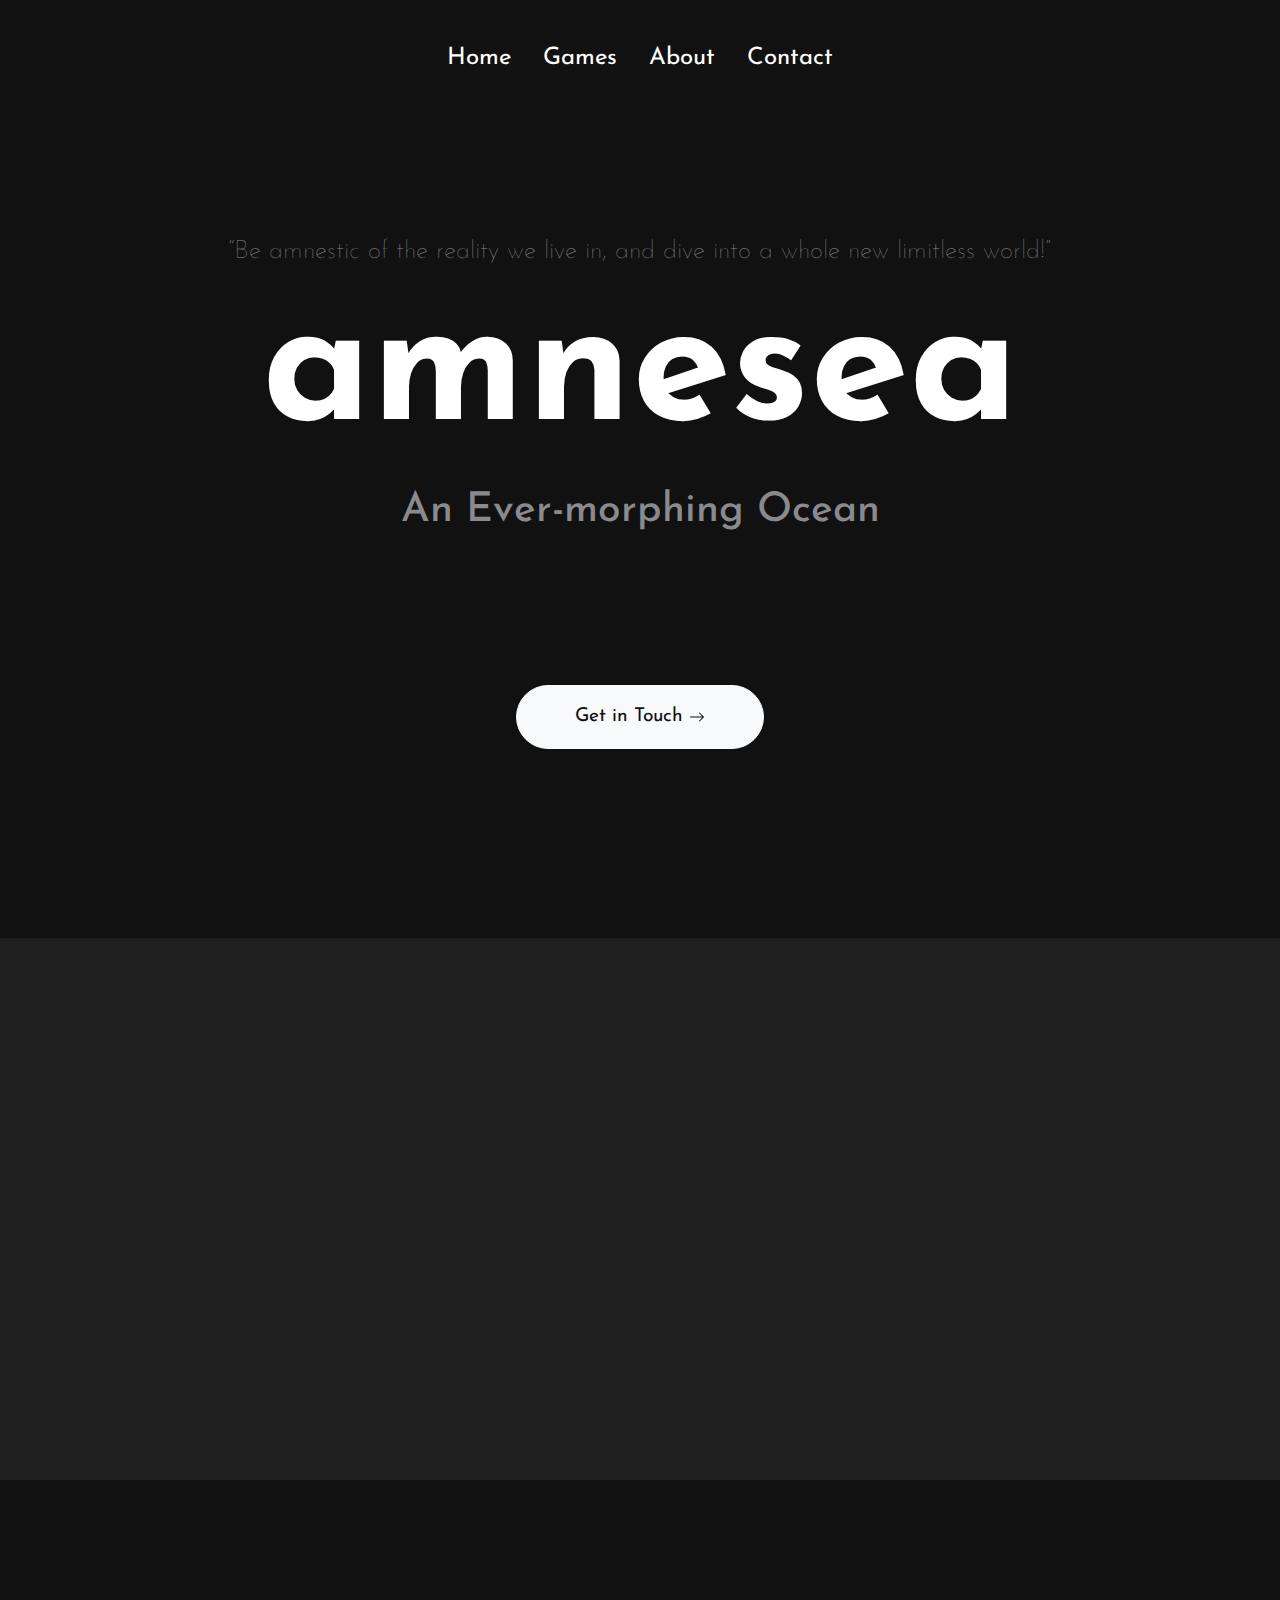
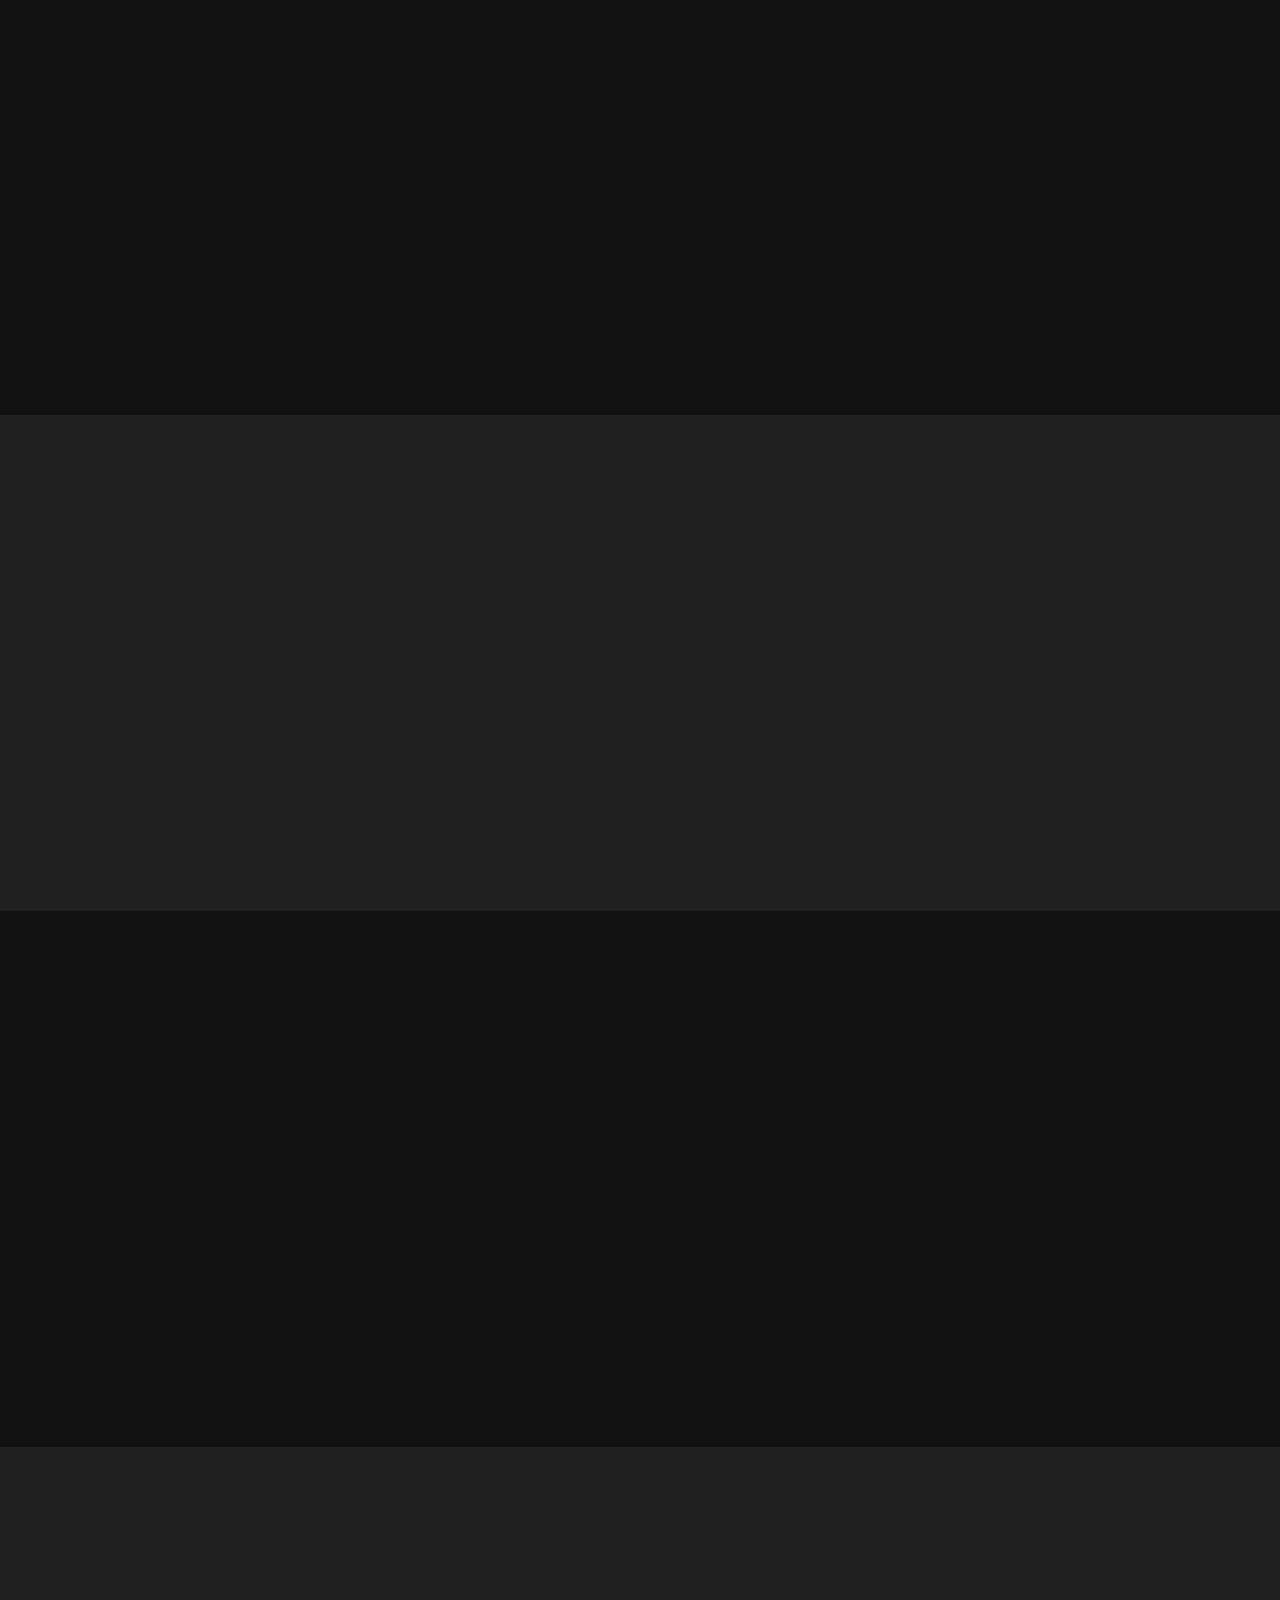
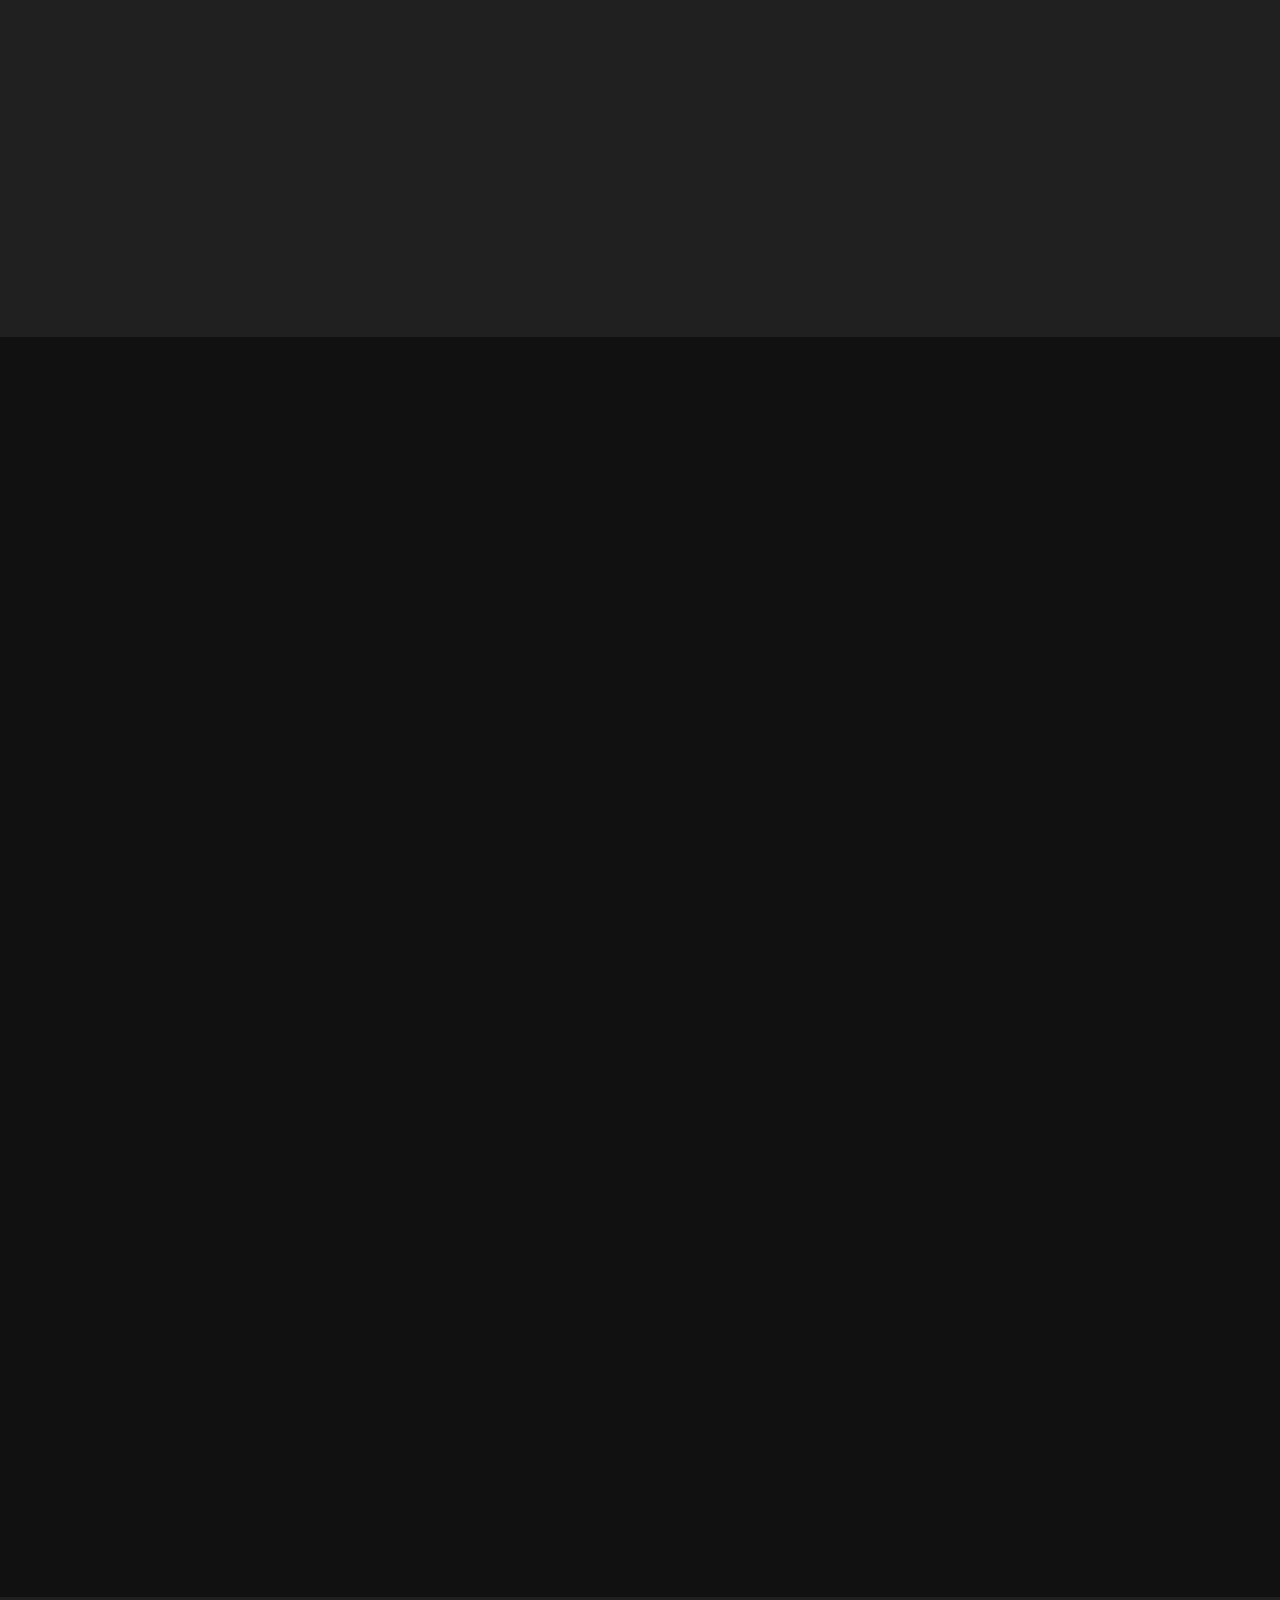
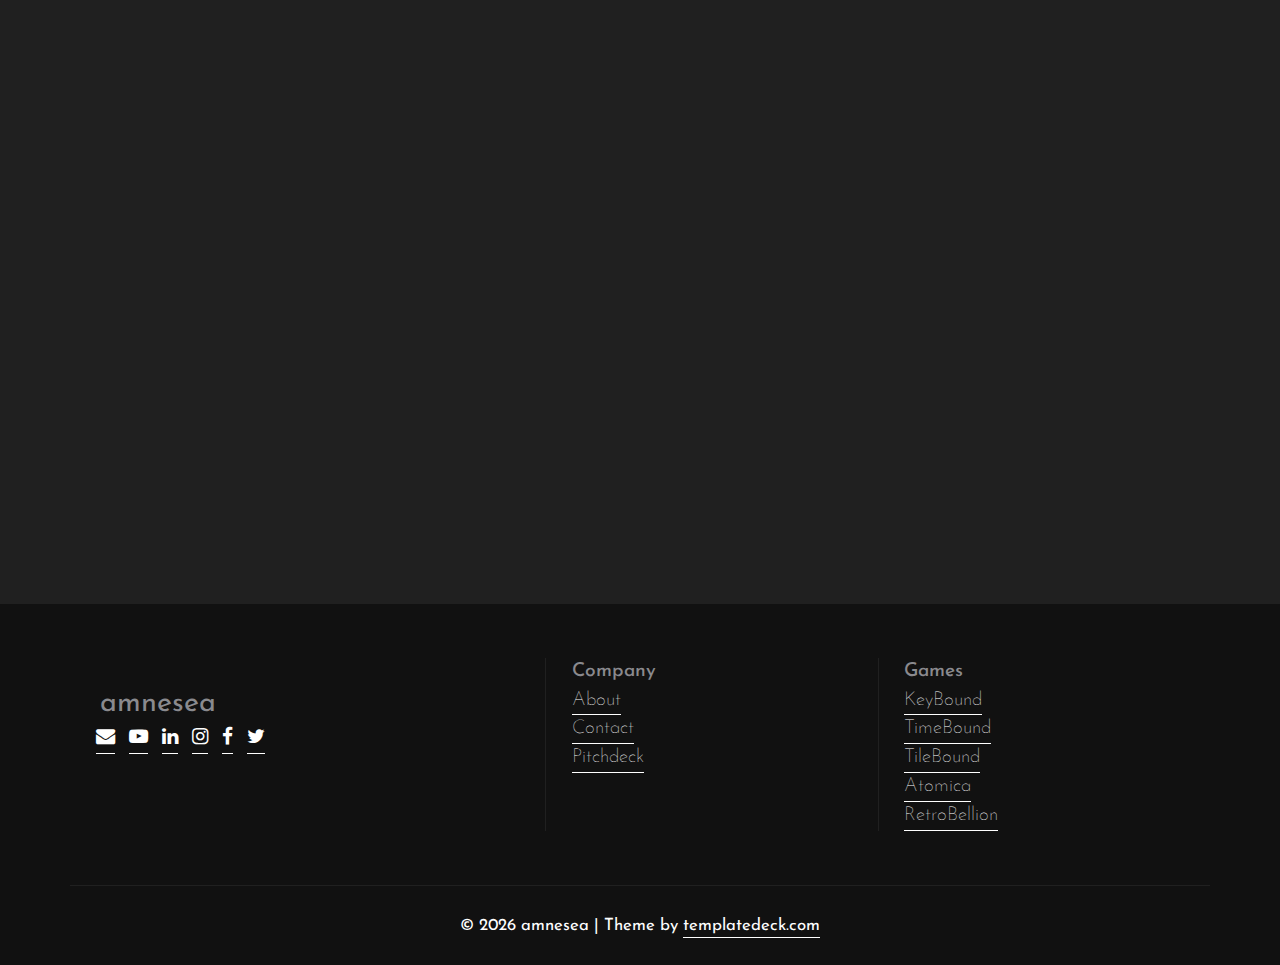
<file: index.html>
<!DOCTYPE html>
<html class="h-100" lang="en">

<head>
  <meta charset="utf-8" />
  <meta name="viewport" content="width=device-width,initial-scale=1,shrink-to-fit=no" />

  <!-- Description, Image, URL, Keywords and Author -->
  <meta property="og:url" content="https://amnesea.com/" />
  <meta property="og:title" content="Amnesea - An Ever-morphing Ocean" />
  <meta property="og:description"
    content="Be amnestic of the reality we live in, and dive into a whole new limitless world!" />

  <meta property="og:image"
    content="https://github.com/Amnesea/amnesea.github.io/blob/361672366b0b640d52a43ede7e32a12a5cd73d05/img/brand/Amnesea%20Name%20Logo.jpg?raw=true" />
  <meta property="og:image:secure_url"
    content="https://github.com/Amnesea/amnesea.github.io/blob/361672366b0b640d52a43ede7e32a12a5cd73d05/img/brand/Amnesea%20Name%20Logo.jpg?raw=true" />

  <meta property="og:image:type" content="image/jpg" />
  <meta property="og:image:width" content="1280" />
  <meta property="og:image:height" content="905" />
  <meta property="og:image:alt" content="Amnesea - An Ever-morphing Ocean" />

  <!-- Primary Meta Tags -->
  <meta name="title" content="Amnesea - An Ever-morphing Ocean" />
  <meta name="description"
    content="Discover immersive experiences that merge reality and imagination. Be amnestic of the reality we live in, and dive into a whole new limitless world!" />

  <!-- Open Graph / Facebook -->
  <meta property="og:type" content="website" />
  <meta property="og:url" content="https://amnesea.com/" />
  <meta property="og:title" content="Amnesea - An Ever-morphing Ocean" />
  <meta property="og:description"
    content="Discover immersive experiences that merge reality and imagination. Be amnestic of the reality we live in, and dive into a whole new limitless world!" />

  <!-- Twitter -->
  <meta property="twitter:card" content="summary_large_image" />
  <meta property="twitter:url" content="https://amnesea.com/" />
  <meta property="twitter:title" content="Amnesea - An Ever-morphing Ocean" />
  <meta property="twitter:description"
    content="Discover immersive experiences that merge reality and imagination. Be amnestic of the reality we live in, and dive into a whole new limitless world!" />
  <meta property="twitter:image"
    content="https://github.com/Amnesea/amnesea.github.io/blob/361672366b0b640d52a43ede7e32a12a5cd73d05/img/brand/Amnesea%20Name%20Logo.jpg?raw=true" />

  <!-- Keywords -->
  <meta name="keywords"
    content="creative, indie, game, games, computer game, studio, website, amnesea.com, metaverse, augmented reality, virtual reality, mixed reality, ar, vr, mr, xr, spatial computing, blockchain" />

  <!-- Theme meta -->
  <meta name="msapplication-TileColor" content="#ffffff" />
  <meta name="msapplication-TileImage" content="/favicon/ms-icon-144x144.png" />
  <meta name="theme-color" content="#ffffff" />
  <meta name="HandheldFriendly" content="true" />

  <!-- Cache Website -->
  <meta http-equiv="Cache-control" content="public" />

  <!-- Favicon -->
  <link rel="apple-touch-icon" sizes="57x57" href="/favicon/apple-icon-57x57.png" />
  <link rel="apple-touch-icon" sizes="60x60" href="/favicon/apple-icon-60x60.png" />
  <link rel="apple-touch-icon" sizes="72x72" href="/favicon/apple-icon-72x72.png" />
  <link rel="apple-touch-icon" sizes="76x76" href="/favicon/apple-icon-76x76.png" />
  <link rel="apple-touch-icon" sizes="114x114" href="/favicon/apple-icon-114x114.png" />
  <link rel="apple-touch-icon" sizes="120x120" href="/favicon/apple-icon-120x120.png" />
  <link rel="apple-touch-icon" sizes="144x144" href="/favicon/apple-icon-144x144.png" />
  <link rel="apple-touch-icon" sizes="152x152" href="/favicon/apple-icon-152x152.png" />
  <link rel="apple-touch-icon" sizes="180x180" href="/favicon/apple-icon-180x180.png" />
  <link rel="icon" type="image/png" sizes="192x192" href="/favicon/android-icon-192x192.png" />
  <link rel="icon" type="image/png" sizes="32x32" href="/favicon/favicon-32x32.png" />
  <link rel="icon" type="image/png" sizes="96x96" href="/favicon/favicon-96x96.png" />
  <link rel="icon" type="image/png" sizes="16x16" href="/favicon/favicon-16x16.png" />
  <link rel="icon" type="image/x-icon" href="/images/favicon.ico" />
  <link rel="manifest" href="/favicon/manifest.json" />
  <link rel="manifest" href="/site.webmanifest" />

  <!-- Stylesheet -->
  <link rel="stylesheet" href="css/theme.css" />
  <link rel="stylesheet" href="css/lightbox.css" />
  <link rel="stylesheet" href="https://cdnjs.cloudflare.com/ajax/libs/font-awesome/4.7.0/css/font-awesome.min.css" />

  <!-- Fonts -->
  <link rel="preconnect" href="https://fonts.googleapis.com" />
  <link rel="preconnect" href="https://fonts.gstatic.com" crossorigin />
  <link
    href="https://fonts.googleapis.com/css2?family=Josefin+Sans:ital,wght@0,100;0,200;0,300;0,400;0,500;0,600;0,700;1,100;1,200;1,300;1,400;1,500;1,600;1,700&display=swap"
    rel="stylesheet" />

  <!-- Title -->
  <title>Amnesea - An Ever-morphing Ocean</title>

  <!-- Global site tag (gtag.js) - Google Analytics -->
  <script async src="https://www.googletagmanager.com/gtag/js?id=G-QKDJDKQVLJ"></script>
  <script>
    window.dataLayer = window.dataLayer || [];
    function gtag() {
      dataLayer.push(arguments);
    }
    gtag("js", new Date());

    gtag("config", "G-QKDJDKQVLJ");
  </script>

  <!-- Clarity tracking code for https://amnesea.com/ -->
  <script>
    (function (c, l, a, r, i, t, y) {
      c[a] =
        c[a] ||
        function () {
          (c[a].q = c[a].q || []).push(arguments);
        };
      t = l.createElement(r);
      t.async = 1;
      t.src = "https://www.clarity.ms/tag/" + i + "?ref=bwt";
      y = l.getElementsByTagName(r)[0];
      y.parentNode.insertBefore(t, y);
    })(window, document, "clarity", "script", "jbuulovrtf");
  </script>

  <!-- Lightbox2 -->
  <script>
    lightbox.option({
      resizeDuration: 200,
      wrapAround: true,
      alwaysShowNavOnTouchDevices: true,
    });
  </script>
</head>

<body class="bg-black text-white mt-0" data-bs-spy="scroll" data-bs-target="#navScroll">

  <header-component></header-component>

  <main>
    <!-- Main -->

    <div class="w-100 overflow-hidden position-relative bg-black text-white" data-aos="fade">
      <div class="position-absolute w-100 h-100 bg-black opacity-75 top-0 start-0"></div>
      <div class="container py-vh-4 position-relative mt-5 px-vw-5 text-center">
        <div class="row d-flex align-items-center justify-content-center py-vh-5">
          <div class="col-12 col-xl-10">
            <span class="h5 text-secondary fw-lighter" style="font-weight: bolder; font-size: max(2vw, 24px)">“Be
              amnestic of the reality we live in, and dive into a whole
              new limitless world!”</span>
            <h1 class="display-huge mt-3 mb-3 lh-1" style="
                  font-weight: bold;
                  font-size: min(14vw, 320px);
                  text-align: center;
                ">
              amnesea
            </h1>
          </div>
          <div class="col-12 col-xl-8">
            <p class="lead text-secondary" style="font-weight: 500; font-size: max(3.2vw, 24px)">
              An Ever-morphing Ocean
            </p>
          </div>
          <div class="col-12 text-center" style="padding-top: 128px">
            <a href="mailto:hello@amnesea.com?subject=[What-you-want-to-talk-about]&amp;body=Hi, My name is [Your-Name] and I am reaching out about [Topic]"
              class="btn btn-xl btn-light">Get in Touch
              <svg xmlns="http://www.w3.org/2000/svg" width="16" height="16" fill="currentColor"
                class="bi bi-arrow-right" viewBox="0 0 16 16">
                <path fill-rule="evenodd"
                  d="M1 8a.5.5 0 0 1 .5-.5h11.793l-3.147-3.146a.5.5 0 0 1 .708-.708l4 4a.5.5 0 0 1 0 .708l-4 4a.5.5 0 0 1-.708-.708L13.293 8.5H1.5A.5.5 0 0 1 1 8z" />
              </svg>
            </a>
          </div>
        </div>
      </div>
    </div>

    <!-- Games -->

    <games-component></games-component>

    <!-- People -->

    <!-- <div class="bg-black position-relative">
      <div class="container px-vw-5 py-vh-5">
        <div class="row d-flex align-items-center">
          <div class="col-12 col-lg-7">
            <a href="img/people/team/png/akamaestro monotone v2.png" data-lightbox="team" data-title="a nice person">
              <img class="img-fluid rounded-5 mb-n5 shadow" src="img/people/team/webp/akamaestro monotone v2.webp"
                width="512" height="512" alt="a nice person" loading="lazy" data-aos="zoom-in-right">
            </a>
            <a href="img/people/team/png/agrmayank monotone v2.png" data-lightbox="team"
              data-title="another nice person">
              <img class="img-fluid rounded-5 ms-5 mb-n5 shadow" src="img/people/team/webp/agrmayank monotone v2.webp"
                width="512" height="512" alt="another nice person" loading="lazy" data-aos="zoom-in-up">
            </a>
          </div>
          <div class="col-12 col-lg-5 bg-dark rounded-5 py-5" data-aos="fade">
            <span class="h5 text-secondary fw-lighter">Meet our startup's dynamic duo:</span>
            <br><br>
            <h2 class="display-4">
              <a href="https://akamaestro.com/" class="link-fancy link-fancy-light me-2" target="_blank" rel="noopener"
                style="color: whitesmoke;">
                AKAmaestro
              </a>
              <br><br>
              makes pixels pop ✎
              <br><br>
              <hr>
              <br>
              <a href="https://agrmayank.com/" class="link-fancy link-fancy-light me-2" target="_blank" rel="noopener"
                style="color: whitesmoke;">
                AgrMayank
              </a>
              <br><br>
              turns coffee into code ♨
            </h2>
          </div>
        </div>
      </div>
    </div> -->

    <!-- Articles -->

    <!-- <div class="bg-dark py-vh-3">
      <div class="container bg-black px-vw-5 py-vh-3 rounded-5 shadow">

        <div class="row gx-5">
          <div class="col-12 col-md-6">
            <div class="card bg-transparent mb-5" data-aos="zoom-in-up">
              <div class="bg-dark shadow rounded-5 p-0">
                <img src="img/webp/abstract3.webp" width="582" height="327" alt="abstract image"
                  class="img-fluid rounded-5 no-bottom-radius" loading="lazy">
                <div class="p-5">
                  <h2 class="fw-lighter">Ipsum dolor est</h2>
                  <p class="pb-4 text-secondary">Lorem ipsum dolor sit amet, consetetur sadipscing elitr, sed diam
                    nonumy eirmod tempor invidunt ut labore et dolore magna aliquyam erat.</p>
                  <a href="#" class="link-fancy link-fancy-light">Read more</a>
                </div>
              </div>
            </div>

            <div class="card bg-transparent" data-aos="zoom-in-up">
              <div class="bg-dark shadow rounded-5 p-0">
                <img src="img/webp/abstract2.webp" width="582" height="442" alt="abstract image"
                  class="img-fluid rounded-5 no-bottom-radius" loading="lazy">
                <div class="p-5">
                  <h2 class="fw-lighter">Ipsum dolor est</h2>
                  <p class="pb-4 text-secondary">Lorem ipsum dolor sit amet, consetetur sadipscing elitr, sed diam
                    nonumy eirmod tempor invidunt ut labore et dolore magna aliquyam erat.</p>
                  <a href="#" class="link-fancy link-fancy-light">Read more</a>
                </div>
              </div>
            </div>
          </div>
          <div class="col-12 col-md-6">
            <div class="p-5 pt-0 mt-5" data-aos="fade">
              <span class="h5 text-secondary fw-lighter">What we don´t know</span>
              <h2 class="display-4">There is a lot we don´t know. Here is a small sneak peek</h2>
            </div>
            <div class="card bg-transparent mb-5 mt-5" data-aos="zoom-in-up">
              <div class="bg-dark shadow rounded-5 p-0">
                <img src="img/webp/abstract17.webp" width="582" height="390" alt="abstract image"
                  class="img-fluid rounded-5 no-bottom-radius" loading="lazy">
                <div class="p-5">
                  <h2 class="fw-lighter">Ipsum dolor est</h2>
                  <p class="pb-4 text-secondary">Lorem ipsum dolor sit amet, consetetur sadipscing elitr, sed diam
                    nonumy eirmod tempor invidunt ut labore et dolore magna aliquyam erat.</p>
                  <a href="#" class="link-fancy link-fancy-light">Read more</a>
                </div>
              </div>
            </div>

            <div class="card bg-transparent" data-aos="zoom-in-up">
              <div class="bg-dark shadow rounded-5 p-0">
                <img src="img/webp/abstract4.webp" width="582" height="327" alt="abstract image"
                  class="img-fluid rounded-5 no-bottom-radius" loading="lazy">
                <div class="p-5">
                  <h2 class="fw-lighter">Ipsum dolor est</h2>
                  <p class="pb-4 text-secondary">Lorem ipsum dolor sit amet, consetetur sadipscing elitr, sed diam
                    nonumy eirmod tempor invidunt ut labore et dolore magna aliquyam erat.</p>
                  <a href="#" class="link-fancy link-fancy-light">Read more</a>
                </div>
              </div>
            </div>
          </div>
        </div>
      </div>
    </div> -->

    <!-- Numbers -->

    <!-- <div class="container-fluid px-vw-5 position-relative" data-aos="fade">
      <div class="position-absolute w-100 h-50 bg-black top-0 start-0"></div>
      <div class="position-relative py-vh-5 bg-cover bg-center rounded-5"
        style="background-image: url(img/webp/abstract12.webp)">
        <div class="container bg-black px-vw-5 py-vh-3 rounded-5 shadow">
          <div class="row d-flex align-items-center">

            <div class="col-6 d-flex align-items-center bg-dark shadow rounded-5 p-0" data-aos="zoom-in-up">
              <div class="row d-flex justify-content-center">
                <div class="col-12">
                  <img src="img/webp/person103.webp" width="684" height="457" alt="our CEO with some nice numbers"
                    class="img-fluid rounded-5" loading="lazy">
                </div>
                <div class="col-12 col-lg-10 col-xl-8 text-center my-5">
                  <p class="lead border-bottom pb-4 border-secondary">"Lorem ipsum dolor sit amet, consetetur sadipscing
                    elitr, sed diam nonumy eirmod tempor invidunt ut labore et dolore magna aliquyam erat, sed diam
                    voluptua. At vero eos et accusam et justo duo dolores et ea rebum. Stet clita kasd gubergren, no sea
                    takimata sanctus est Lorem ipsum dolor sit amet."</p>
                  <p class="text-secondary text-center">Jane Doe, CEO</p>
                </div>
              </div>
            </div>
            <div class="col-5 offset-1">
              <span class="h5 text-secondary fw-lighter">The numbers</span>
              <h2 class="display-huge fw-bolder" data-aos="zoom-in-left">+400</h2>
              <p class="h4 fw-lighter text-secondary">
                Lorem ipsum dolor sit amet, consetetur sadipscing elitr.
              </p>

              <h2 class="display-huge fw-bolder border-top border-secondary pt-5 mt-5" data-aos="zoom-in-left">78.981
              </h2>
              <p class="h4 fw-lighter text-secondary">
                Lorem ipsum dolor sit amet, consetetur sadipscing elitr.
              </p>
              <h2 class="display-huge fw-bolder border-top border-secondary pt-5 mt-5" data-aos="zoom-in-left">98%</h2>
              <p class="h4 fw-lighter text-secondary">
                Lorem ipsum dolor sit amet, consetetur sadipscing elitr.
              </p>
            </div>
          </div>
        </div>
      </div>
    </div> -->
  </main>

  <footer class="bg-black border-top border-dark">

    <footer-component></footer-component>

    <div class="container text-center small py-vh-2 border-top border-dark">
      &copy;
      <script>
        document.write(new Date().getFullYear());
      </script>
      amnesea | Theme by
      <a rel="noopener" href="https://templatedeck.com" class="link-fancy link-fancy-light" target="_blank">
        templatedeck.com</a>
    </div>
  </footer>

  <script src="js/header.js" type="text/javascript" defer></script>
  <script src="js/games.js" type="text/javascript" defer></script>
  <script src="js/footer.js" type="text/javascript" defer></script>

  <script src="js/lightbox-plus-jquery.js"></script>
  <script src="js/bootstrap.bundle.min.js"></script>
  <script src="js/aos.js"></script>
  <script>
    AOS.init({
      duration: 800, // values from 0 to 3000, with step 50ms
    });
  </script>
  <script>
    let scrollpos = window.scrollY;
    const header = document.querySelector(".navbar");
    const header_height = header.offsetHeight;

    const add_class_on_scroll = () =>
      header.classList.add("scrolled", "shadow-sm");
    const remove_class_on_scroll = () =>
      header.classList.remove("scrolled", "shadow-sm");

    window.addEventListener("scroll", function () {
      scrollpos = window.scrollY;

      if (scrollpos >= header_height) {
        add_class_on_scroll();
      } else {
        remove_class_on_scroll();
      }

      console.log(scrollpos);
    });
  </script>
</body>

</html>
</file>
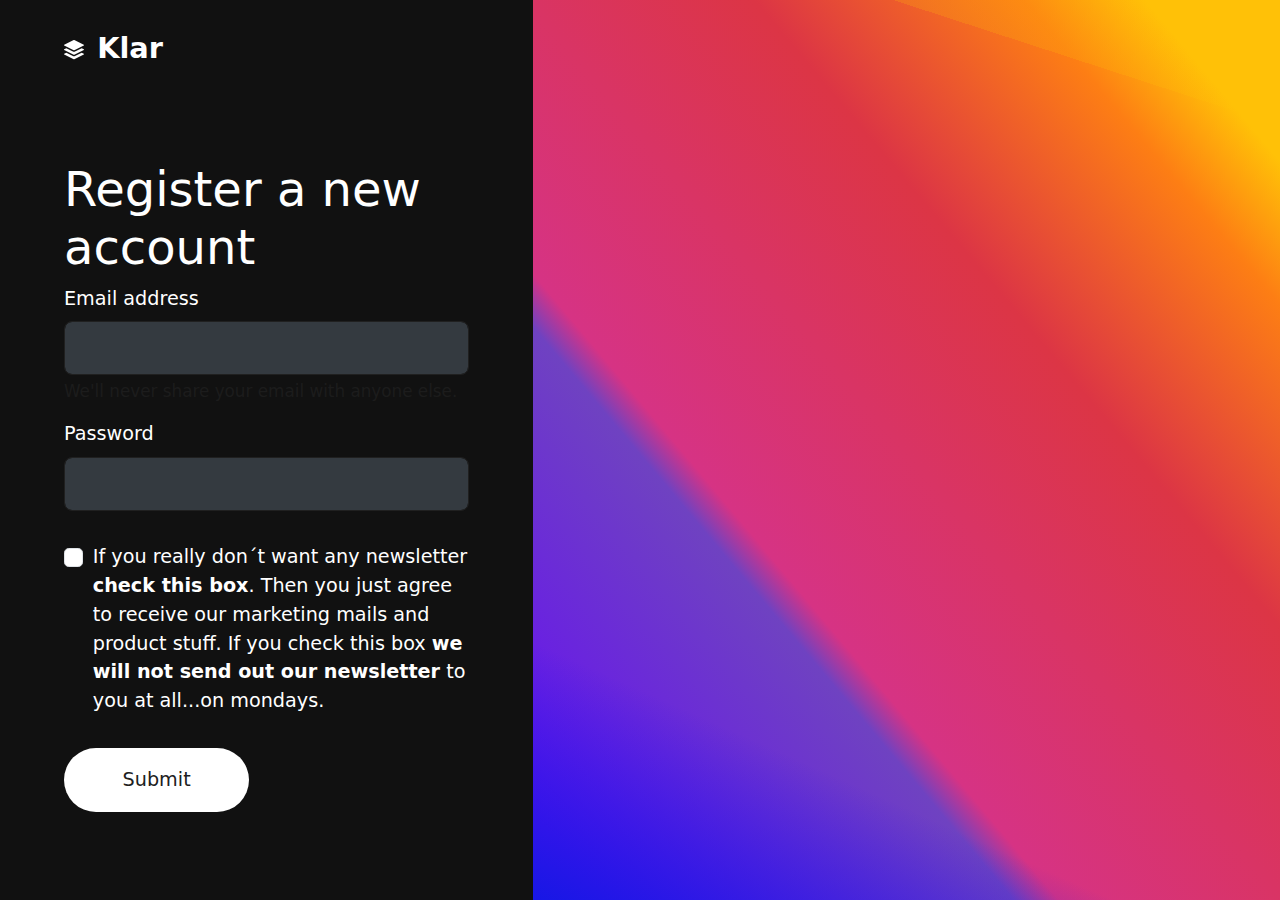
<file: _unused_register.html>
<!doctype html>
<html class="h-100" lang="en">

<head>
  <meta charset="utf-8">
  <meta name="viewport" content="width=device-width,initial-scale=1,shrink-to-fit=no">
  <meta name="description" content="A well made and handcrafted Bootstrap 5 template">
  <link rel="apple-touch-icon" sizes="180x180" href="img/apple-touch-icon.png">
  <link rel="icon" type="image/png" sizes="32x32" href="img/favicon-32x32.png">
  <link rel="icon" type="image/png" sizes="16x16" href="img/favicon-16x16.png">
  <link rel="icon" type="image/png" sizes="96x96" href="img/favicon.png">
  <meta name="author" content="Holger Koenemann">
  <meta name="generator" content="Eleventy v2.0.1">
  <meta name="HandheldFriendly" content="true">
  <title>Register a new account</title>
  <link rel="stylesheet" href="css/theme.min.css">

</head>

<body class="d-flex h-100 w-100 bg-black text-white" data-bs-spy="scroll" data-bs-target="#navScroll">

  <div class="h-100 container-fluid">
    <div class="h-100 row d-flex align-items-stretch">

      <div class="col-12 col-md-7 col-lg-6 col-xl-5 d-flex align-items-start flex-column px-vw-5">

        <header class="mb-auto py-vh-2 col-12">
          <a class="navbar-brand pe-md-4 fs-4 col-12 col-md-auto text-center" href="index.html">
            <svg xmlns="http://www.w3.org/2000/svg" width="20" height="20" fill="currentColor" class="bi bi-stack"
              viewBox="0 0 16 16">
              <path
                d="m14.12 10.163 1.715.858c.22.11.22.424 0 .534L8.267 15.34a.598.598 0 0 1-.534 0L.165 11.555a.299.299 0 0 1 0-.534l1.716-.858 5.317 2.659c.505.252 1.1.252 1.604 0l5.317-2.66zM7.733.063a.598.598 0 0 1 .534 0l7.568 3.784a.3.3 0 0 1 0 .535L8.267 8.165a.598.598 0 0 1-.534 0L.165 4.382a.299.299 0 0 1 0-.535L7.733.063z" />
              <path
                d="m14.12 6.576 1.715.858c.22.11.22.424 0 .534l-7.568 3.784a.598.598 0 0 1-.534 0L.165 7.968a.299.299 0 0 1 0-.534l1.716-.858 5.317 2.659c.505.252 1.1.252 1.604 0l5.317-2.659z" />
            </svg>
            <span class="ms-md-1 mt-1 fw-bolder me-md-5">Klar</span>
          </a>

        </header>
        <main class="mb-auto col-12">
          <h1>Register a new account</h1>

          <form class="row">
            <div class="col-12">
              <div class="mb-3">
                <label for="exampleInputEmail1" class="form-label">Email address</label>
                <input type="email" class="form-control form-control-lg bg-gray-800 border-dark" id="exampleInputEmail1"
                  aria-describedby="emailHelp">
                <div id="emailHelp" class="form-text">We'll never share your email with anyone else.</div>
              </div>
              <div class="mb-3">
                <label for="exampleInputPassword1" class="form-label">Password</label>
                <input type="password" class="form-control form-control-lg bg-gray-800 border-dark"
                  id="exampleInputPassword1">
              </div>
              <div class="mb-3 form-check py-3">
                <input type="checkbox" class="form-check-input" id="exampleCheck1">
                <label class="form-check-label" for="exampleCheck1">If you really don´t want any newsletter
                  <strong>check this box</strong>. Then you just agree to receive our marketing mails and product stuff.
                  If you check this box <strong>we will not send out our newsletter</strong> to you at all...on
                  mondays.</label>
              </div>
              <button type="submit" class="btn btn-white btn-xl mb-4">Submit</button>
            </div>
          </form>

        </main>
      </div>

      <div class="col-12 col-md-5 col-lg-6 col-xl-7 gradient"></div>

    </div>

  </div>
</body>

</html>
</file>
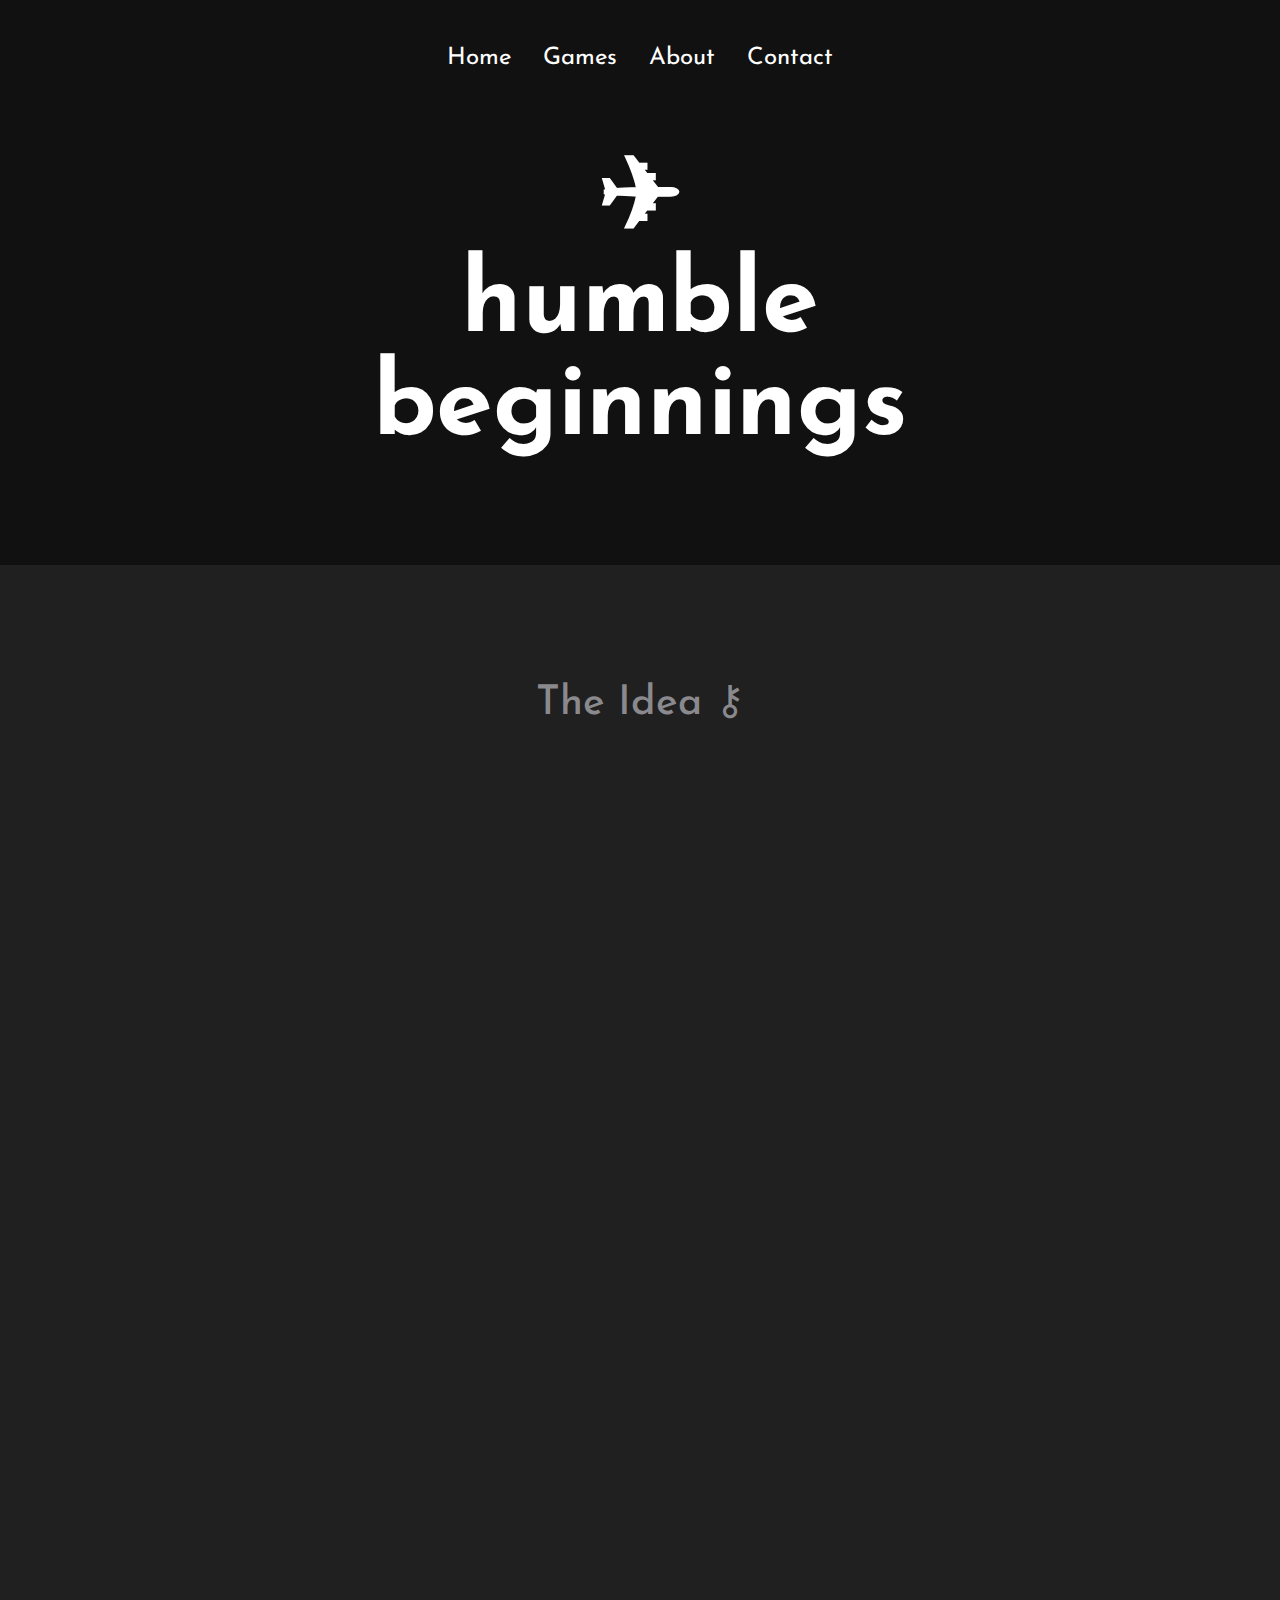
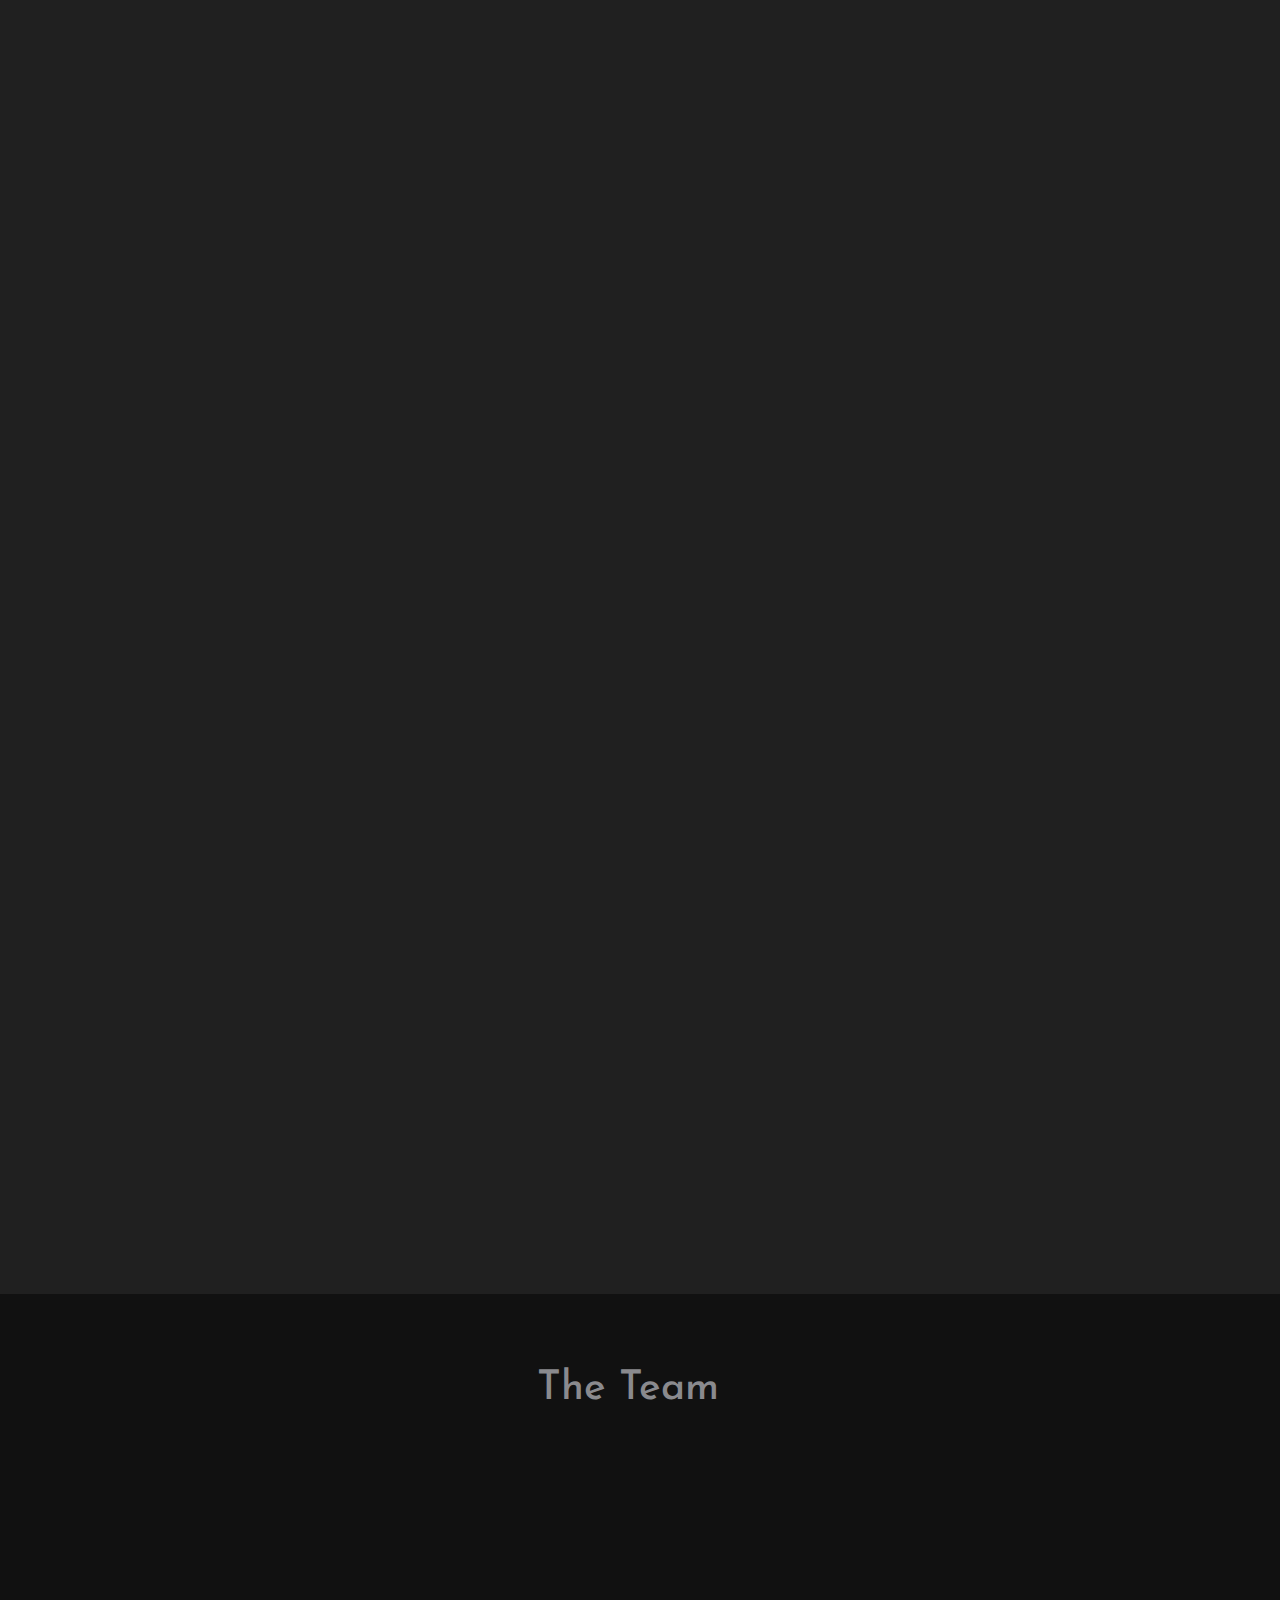
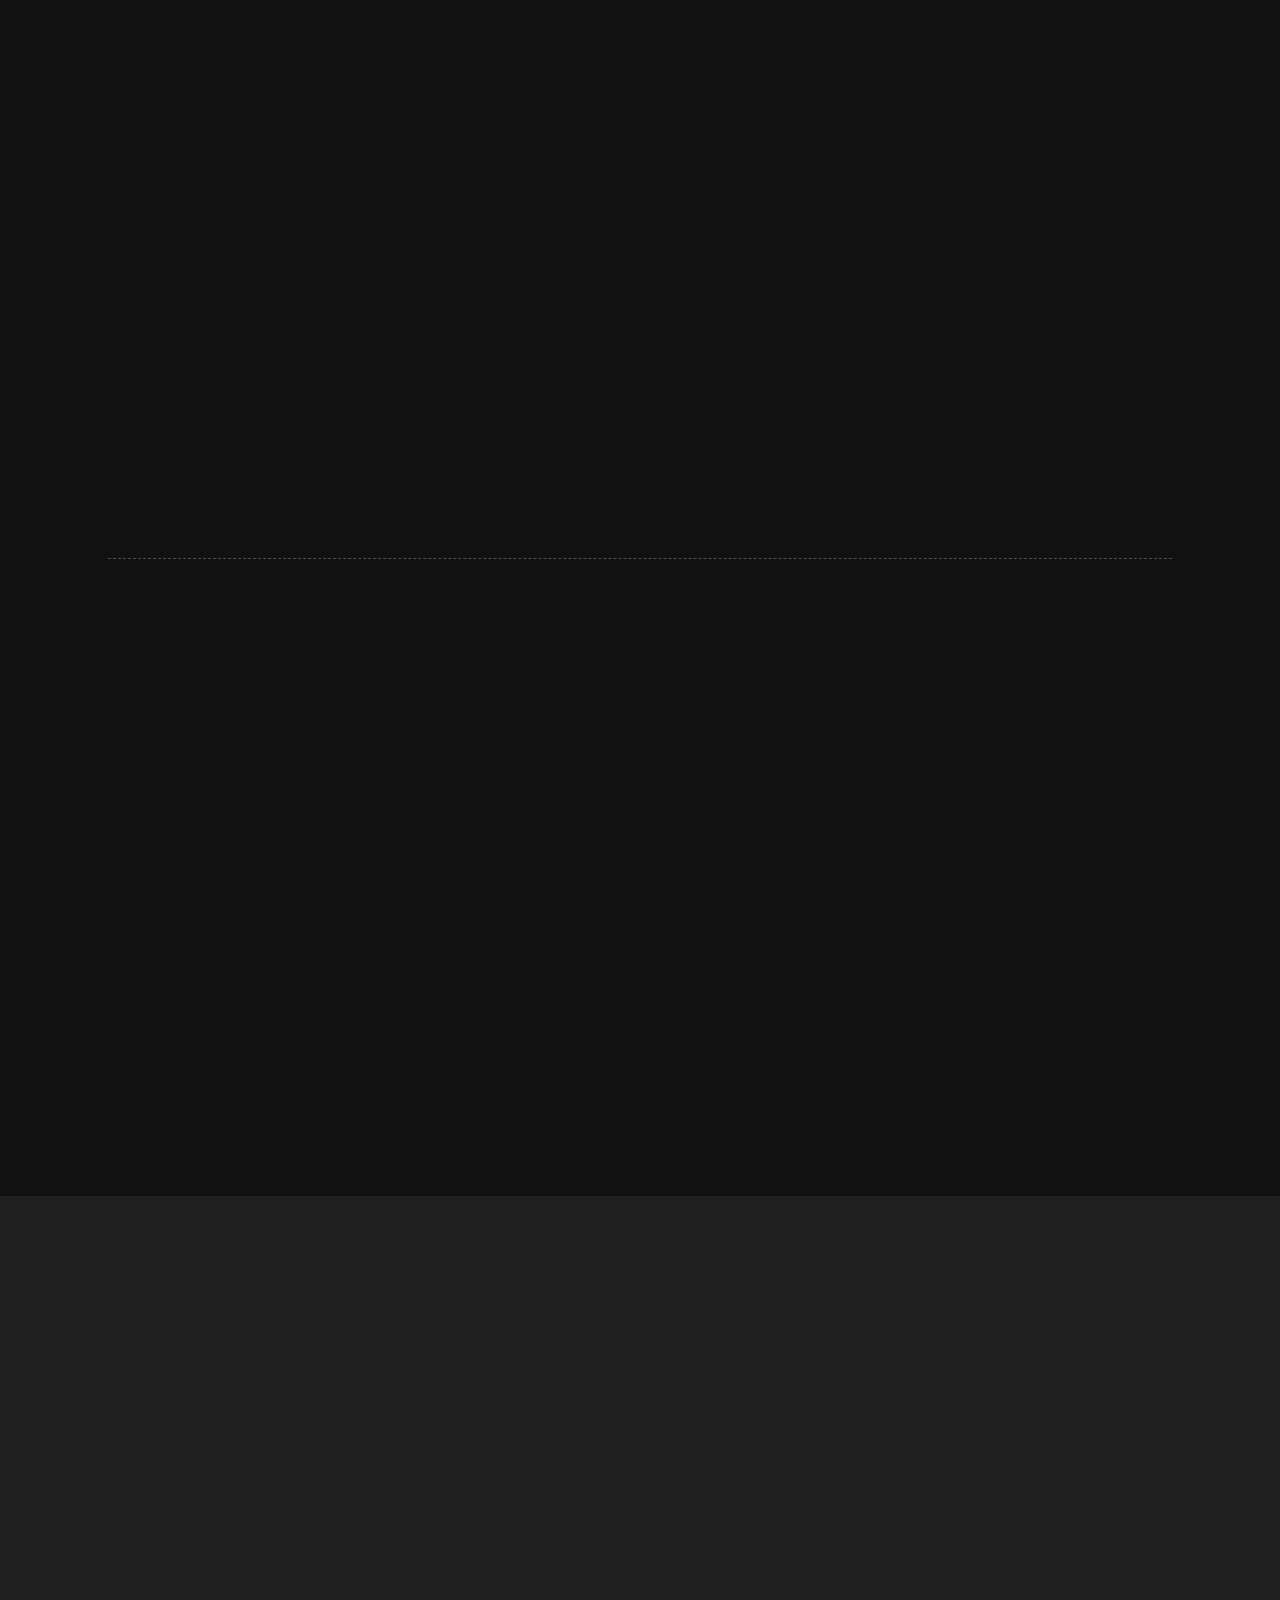
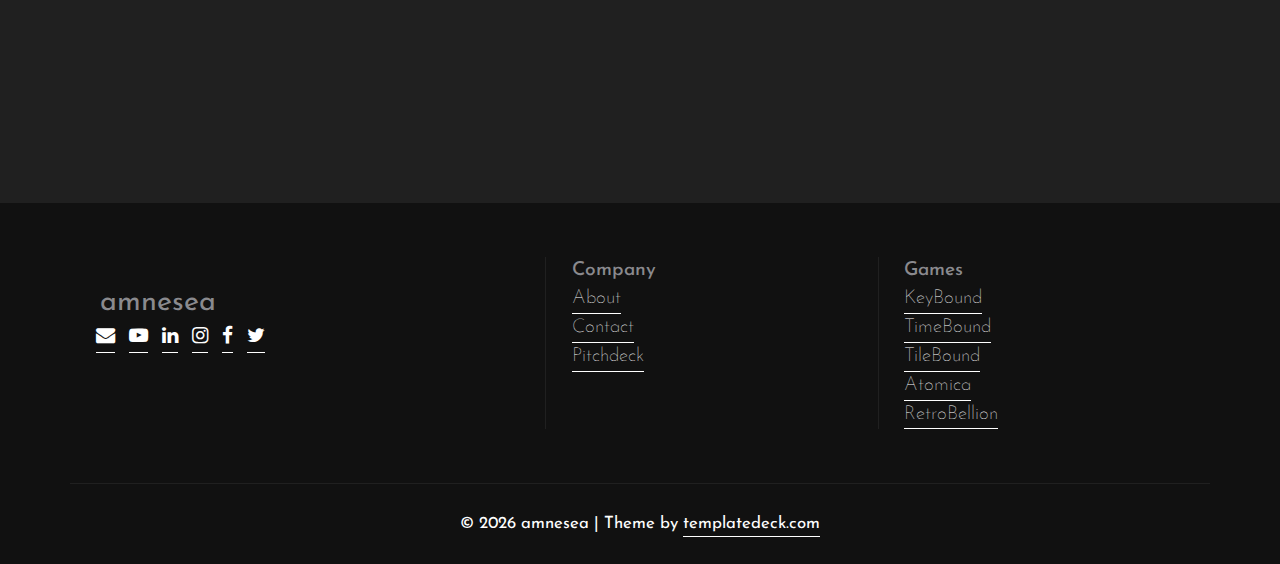
<file: about.html>
<!DOCTYPE html>
<html class="h-100" lang="en">

<head>
    <meta charset="utf-8" />
    <meta name="viewport" content="width=device-width,initial-scale=1,shrink-to-fit=no" />

    <!-- Description, Image, URL, Keywords and Author -->
    <meta property="og:url" content="https://amnesea.com/about.html" />
    <meta property="og:title" content="Amnesea - About us" />
    <meta property="og:description"
        content="Be amnestic of the reality we live in, and dive into a whole new limitless world!" />

    <meta property="og:image"
        content="https://github.com/Amnesea/amnesea.github.io/blob/361672366b0b640d52a43ede7e32a12a5cd73d05/img/brand/Amnesea%20Name%20Logo.jpg?raw=true" />
    <meta property="og:image:secure_url"
        content="https://github.com/Amnesea/amnesea.github.io/blob/361672366b0b640d52a43ede7e32a12a5cd73d05/img/brand/Amnesea%20Name%20Logo.jpg?raw=true" />

    <meta property="og:image:type" content="image/jpg" />
    <meta property="og:image:width" content="1280" />
    <meta property="og:image:height" content="905" />
    <meta property="og:image:alt" content="Amnesea - About us" />

    <!-- Primary Meta Tags -->
    <meta name="title" content="Amnesea - About us" />
    <meta name="description"
        content="Discover immersive experiences that merge reality and imagination. Be amnestic of the reality we live in, and dive into a whole new limitless world!" />

    <!-- Open Graph / Facebook -->
    <meta property="og:type" content="website" />
    <meta property="og:url" content="https://amnesea.com/about.html" />
    <meta property="og:title" content="Amnesea - About us" />
    <meta property="og:description"
        content="Discover immersive experiences that merge reality and imagination. Be amnestic of the reality we live in, and dive into a whole new limitless world!" />

    <!-- Twitter -->
    <meta property="twitter:card" content="summary_large_image" />
    <meta property="twitter:url" content="https://amnesea.com/about.html" />
    <meta property="twitter:title" content="Amnesea - About us" />
    <meta property="twitter:description"
        content="Discover immersive experiences that merge reality and imagination. Be amnestic of the reality we live in, and dive into a whole new limitless world!" />
    <meta property="twitter:image"
        content="https://github.com/Amnesea/amnesea.github.io/blob/361672366b0b640d52a43ede7e32a12a5cd73d05/img/brand/Amnesea%20Name%20Logo.jpg?raw=true" />

    <!-- Keywords -->
    <meta name="keywords"
        content="creative, indie, game, games, computer game, studio, website, amnesea.com, metaverse, augmented reality, virtual reality, mixed reality, ar, vr, mr, xr, spatial computing, blockchain" />

    <!-- Theme meta -->
    <meta name="msapplication-TileColor" content="#ffffff" />
    <meta name="msapplication-TileImage" content="/favicon/ms-icon-144x144.png" />
    <meta name="theme-color" content="#ffffff" />
    <meta name="HandheldFriendly" content="true" />

    <!-- Cache Website -->
    <meta http-equiv="Cache-control" content="public" />

    <!-- Favicon -->
    <link rel="apple-touch-icon" sizes="57x57" href="/favicon/apple-icon-57x57.png" />
    <link rel="apple-touch-icon" sizes="60x60" href="/favicon/apple-icon-60x60.png" />
    <link rel="apple-touch-icon" sizes="72x72" href="/favicon/apple-icon-72x72.png" />
    <link rel="apple-touch-icon" sizes="76x76" href="/favicon/apple-icon-76x76.png" />
    <link rel="apple-touch-icon" sizes="114x114" href="/favicon/apple-icon-114x114.png" />
    <link rel="apple-touch-icon" sizes="120x120" href="/favicon/apple-icon-120x120.png" />
    <link rel="apple-touch-icon" sizes="144x144" href="/favicon/apple-icon-144x144.png" />
    <link rel="apple-touch-icon" sizes="152x152" href="/favicon/apple-icon-152x152.png" />
    <link rel="apple-touch-icon" sizes="180x180" href="/favicon/apple-icon-180x180.png" />
    <link rel="icon" type="image/png" sizes="192x192" href="/favicon/android-icon-192x192.png" />
    <link rel="icon" type="image/png" sizes="32x32" href="/favicon/favicon-32x32.png" />
    <link rel="icon" type="image/png" sizes="96x96" href="/favicon/favicon-96x96.png" />
    <link rel="icon" type="image/png" sizes="16x16" href="/favicon/favicon-16x16.png" />
    <link rel="icon" type="image/x-icon" href="/images/favicon.ico" />
    <link rel="manifest" href="/favicon/manifest.json" />
    <link rel="manifest" href="/site.webmanifest" />

    <!-- Stylesheet -->
    <link rel="stylesheet" href="css/theme.css" />
    <link rel="stylesheet" href="css/lightbox.css" />
    <link rel="stylesheet" href="https://cdnjs.cloudflare.com/ajax/libs/font-awesome/4.7.0/css/font-awesome.min.css" />

    <!-- Fonts -->
    <link rel="preconnect" href="https://fonts.googleapis.com" />
    <link rel="preconnect" href="https://fonts.gstatic.com" crossorigin />
    <link
        href="https://fonts.googleapis.com/css2?family=Josefin+Sans:ital,wght@0,100;0,200;0,300;0,400;0,500;0,600;0,700;1,100;1,200;1,300;1,400;1,500;1,600;1,700&display=swap"
        rel="stylesheet" />

    <!-- Title -->
    <title>Amnesea - About us</title>

    <!-- Global site tag (gtag.js) - Google Analytics -->
    <script async src="https://www.googletagmanager.com/gtag/js?id=G-QKDJDKQVLJ"></script>
    <script>
        window.dataLayer = window.dataLayer || [];
        function gtag() {
            dataLayer.push(arguments);
        }
        gtag("js", new Date());

        gtag("config", "G-QKDJDKQVLJ");
    </script>

    <!-- Clarity tracking code for https://amnesea.com/ -->
    <script>
        (function (c, l, a, r, i, t, y) {
            c[a] =
                c[a] ||
                function () {
                    (c[a].q = c[a].q || []).push(arguments);
                };
            t = l.createElement(r);
            t.async = 1;
            t.src = "https://www.clarity.ms/tag/" + i + "?ref=bwt";
            y = l.getElementsByTagName(r)[0];
            y.parentNode.insertBefore(t, y);
        })(window, document, "clarity", "script", "jbuulovrtf");
    </script>
</head>

<body class="bg-black text-white mt-0" data-bs-spy="scroll" data-bs-target="#navScroll">

    <header-component></header-component>

    <main>
        <!-- Main -->

        <div class="w-100 overflow-hidden position-relative bg-black text-white" data-aos="fade">
            <div class="container py-vh-4 position-relative mt-5 px-vw-5 text-center">
                <div class="row d-flex align-items-center justify-content-center py-vh-5"
                    style="padding-top: 8px; padding-bottom: 8px">
                    <div class="col-12 col-xl-10">
                        <h1 class="display-huge mt-3 mb-3 lh-1" style="
                  font-weight: bold;
                  font-size: min(8vw, 256px);
                  text-align: center;
                ">
                            ✈
                            <br />
                            humble beginnings
                        </h1>
                    </div>
                </div>
            </div>
        </div>

        <!-- Company -->

        <div class="bg-dark">
            <div class="container px-vw-5 py-vh-5">
                <div class="row d-flex align-items-center">
                    <div class="col-12 text-center">
                        <p class="lead text-secondary" style="
                  font-weight: 500;
                  font-size: max(3.2vw, 24px);
                  padding-bottom: 16px;
                ">
                            The Idea ⚷
                        </p>
                    </div>
                    <!-- 1 -->

                    <div class="col-12 col-lg-5 text-center text-lg-end" data-aos="zoom-in-right">
                        <p class="lead text-secondary" style="
                  font-weight: 500;
                  font-size: max(3.2vw, 24px);
                  padding-bottom: 16px;
                ">
                            <b>Imagine</b> this:
                        </p>
                    </div>
                    <div class="col-12 col-lg-7 bg-black rounded-5 py-vh-3 text-center my-5" data-aos="zoom-in-up">
                        <p class="lead text-secondary">
                            A motley crew of game enthusiasts, mad scientists, and even a
                            few comedians <b>(because why not?)</b>, huddled together in our
                            secret lair, brainstorming, coding, and consuming enough
                            caffeine to power a small city.
                        </p>
                    </div>

                    <!-- 2 -->

                    <div class="col-12 col-lg-7 bg-black rounded-5 py-vh-3 text-center my-5" data-aos="zoom-in-up">
                        <p class="lead text-secondary">
                            We craft <b>immersive experiences</b> so mind-bending that
                            players would forget everything, from unpaid bills to their
                            girlfriend's 25th birthday party!
                        </p>
                    </div>
                    <div class="col-12 col-lg-5 text-center text-lg-end" data-aos="zoom-in-right">
                        <p class="lead text-secondary" style="
                  font-weight: 500;
                  font-size: max(3.2vw, 24px);
                  padding-bottom: 16px;
                ">
                            No offense <b>intended</b>
                        </p>
                    </div>

                    <!-- 3 -->

                    <div class="col-12 col-lg-5 text-center text-lg-end" data-aos="zoom-in-right">
                        <p class="lead text-secondary" style="
                  font-weight: 500;
                  font-size: max(3.2vw, 24px);
                  padding-bottom: 16px;
                ">
                            Not stopping at the ordinary, we dove into the
                            <b>extraordinary</b>.
                        </p>
                    </div>
                    <div class="col-12 col-lg-7 bg-black rounded-5 py-vh-3 text-center my-5" data-aos="zoom-in-up">
                        <p class="lead text-secondary">
                            Augmented reality? Check.<br />
                            Virtual reality? Double-check.<br />
                            Blockchain games? You betcha!<br />
                            PC and console games? Of course!<br />
                            Our goal isn't just "fun";<br />
                            we aim for the <b>"forget-your-own-name"</b> kind of fun!
                        </p>
                    </div>

                    <!-- 4 -->

                    <div class="col-12 col-lg-7 bg-black rounded-5 py-vh-3 text-center my-5" data-aos="zoom-in-up">
                        <p class="lead text-secondary">
                            But here's the kicker: while you're deeply engaged in our epic
                            adventures, we don't just entertain you; we give your overworked
                            brain a <b>well-deserved break</b>.<br />
                            Worries like "Did I leave the stove on?" Gone.<br />
                            "Is it Monday already?" Forgotten.<br />
                            "Where did I put my keys?" Who cares!
                        </p>
                    </div>
                    <div class="col-12 col-lg-5 text-center text-lg-end" data-aos="zoom-in-right">
                        <p class="lead text-secondary" style="
                  font-weight: 500;
                  font-size: max(3.2vw, 24px);
                  padding-bottom: 16px;
                ">
                            <b>All that matters</b> is the game.
                        </p>
                    </div>

                    <!-- 5 -->

                    <div class="col-12 col-lg-5 text-center text-lg-end" data-aos="zoom-in-right">
                        <p class="lead text-secondary" style="
                  font-weight: 500;
                  font-size: max(3.2vw, 24px);
                  padding-bottom: 16px;
                ">
                            Where reality is <b>optional</b>!
                        </p>
                    </div>
                    <div class="col-12 col-lg-7 bg-black rounded-5 py-vh-3 text-center my-5" data-aos="zoom-in-up">
                        <p class="lead text-secondary">
                            If you're seeking an escape from the mundane reality into one so
                            immersive that it blurs the line between fun and
                            forgetfulness;<br />
                            then, <b>Welcome to Amnesea!</b>
                        </p>
                    </div>
                </div>
            </div>
        </div>

        <!-- People -->
        <div class="bg-black">
            <div class="col-12 text-center" style="padding-top: 64px">
                <p class="lead text-secondary" style="
              font-weight: 500;
              font-size: max(3.2vw, 24px);
              padding-bottom: 16px;
            ">
                    The Team 𖠋
                </p>

                <div class="bg-black position-relative">
                    <div class="container px-vw-5 py-vh-5">
                        <div class="row d-flex align-items-center">
                            <div class="col-12 col-lg-7">
                                <a href="img/people/team/png/akamaestro monotone 2 v2.png" data-lightbox="team"
                                    data-title="a nice person">
                                    <img class="img-fluid rounded-5 mb-n5 shadow"
                                        src="img/people/team/webp/akamaestro-monotone-2-v2.webp" width="512"
                                        height="512" alt="a nice person" loading="lazy" data-aos="zoom-in-right" />
                                </a>
                            </div>
                            <div class="col-12 col-lg-5 bg-dark rounded-5 py-5" data-aos="fade">
                                <span class="h5 text-secondary fw-lighter">makes pixels pop ✎</span>
                                <br /><br />
                                <h2 class="display-4">
                                    <a href="https://akamaestro.com/" class="link-fancy link-fancy-light me-2"
                                        target="_blank" rel="noopener" style="color: whitesmoke">
                                        AKAmaestro
                                    </a>
                                    <br /><br />
                                    <p class="lead text-secondary">Co-Founder / Designer</p>
                                </h2>
                                <br />
                                <a href="mailto:ankit@amnesea.com?subject=[What-you-want-to-talk-about]&amp;body=Hi, My name is [Your-Name] and I am reaching out about [Topic]"
                                    class="btn btn-xl btn-light">ankit@amnesea.com
                                </a>
                            </div>
                            <hr />
                            <br /><br /><br /><br />
                            <div class="col-12 col-lg-7">
                                <a href="img/people/team/png/agrmayank monotone v2.png" data-lightbox="team"
                                    data-title="another nice person">
                                    <img class="img-fluid rounded-5 ms-5 mb-n5 shadow"
                                        src="img/people/team/webp/agrmayank monotone v2.webp" width="512" height="512"
                                        alt="another nice person" loading="lazy" data-aos="zoom-in-up" />
                                </a>
                            </div>
                            <div class="col-12 col-lg-5 bg-dark rounded-5 py-5" data-aos="fade">
                                <span class="h5 text-secondary fw-lighter">turns coffee into code ♨</span>
                                <br /><br />
                                <h2 class="display-4">
                                    <a href="https://agrmayank.com/" class="link-fancy link-fancy-light me-2"
                                        target="_blank" rel="noopener" style="color: whitesmoke">
                                        AgrMayank
                                    </a>
                                    <br /><br />
                                    <p class="lead text-secondary">Co-Founder / Developer</p>
                                </h2>
                                <br />
                                <a href="mailto:mayank@amnesea.com?subject=[What-you-want-to-talk-about]&amp;body=Hi, My name is [Your-Name] and I am reaching out about [Topic]"
                                    class="btn btn-xl btn-light">mayank@amnesea.com
                                </a>
                            </div>
                        </div>
                    </div>
                </div>
            </div>
        </div>
    </main>

    <footer class="bg-black border-top border-dark">

        <footer-component></footer-component>

        <div class="container text-center small py-vh-2 border-top border-dark">
            &copy;
            <script>
                document.write(new Date().getFullYear());
            </script>
            amnesea | Theme by
            <a rel="noopener" href="https://templatedeck.com" class="link-fancy link-fancy-light" target="_blank">
                templatedeck.com</a>
        </div>
    </footer>

    <script src="js/header.js" type="text/javascript" defer></script>
    <script src="js/footer.js" type="text/javascript" defer></script>

    <script src="js/lightbox-plus-jquery.js"></script>
    <script src="js/bootstrap.bundle.min.js"></script>
    <script src="js/aos.js"></script>
    <script>
        AOS.init({
            duration: 800, // values from 0 to 3000, with step 50ms
        });
    </script>
    <script>
        let scrollpos = window.scrollY;
        const header = document.querySelector(".navbar");
        const header_height = header.offsetHeight;

        const add_class_on_scroll = () =>
            header.classList.add("scrolled", "shadow-sm");
        const remove_class_on_scroll = () =>
            header.classList.remove("scrolled", "shadow-sm");

        window.addEventListener("scroll", function () {
            scrollpos = window.scrollY;

            if (scrollpos >= header_height) {
                add_class_on_scroll();
            } else {
                remove_class_on_scroll();
            }

            console.log(scrollpos);
        });
    </script>
</body>

</html>
</file>
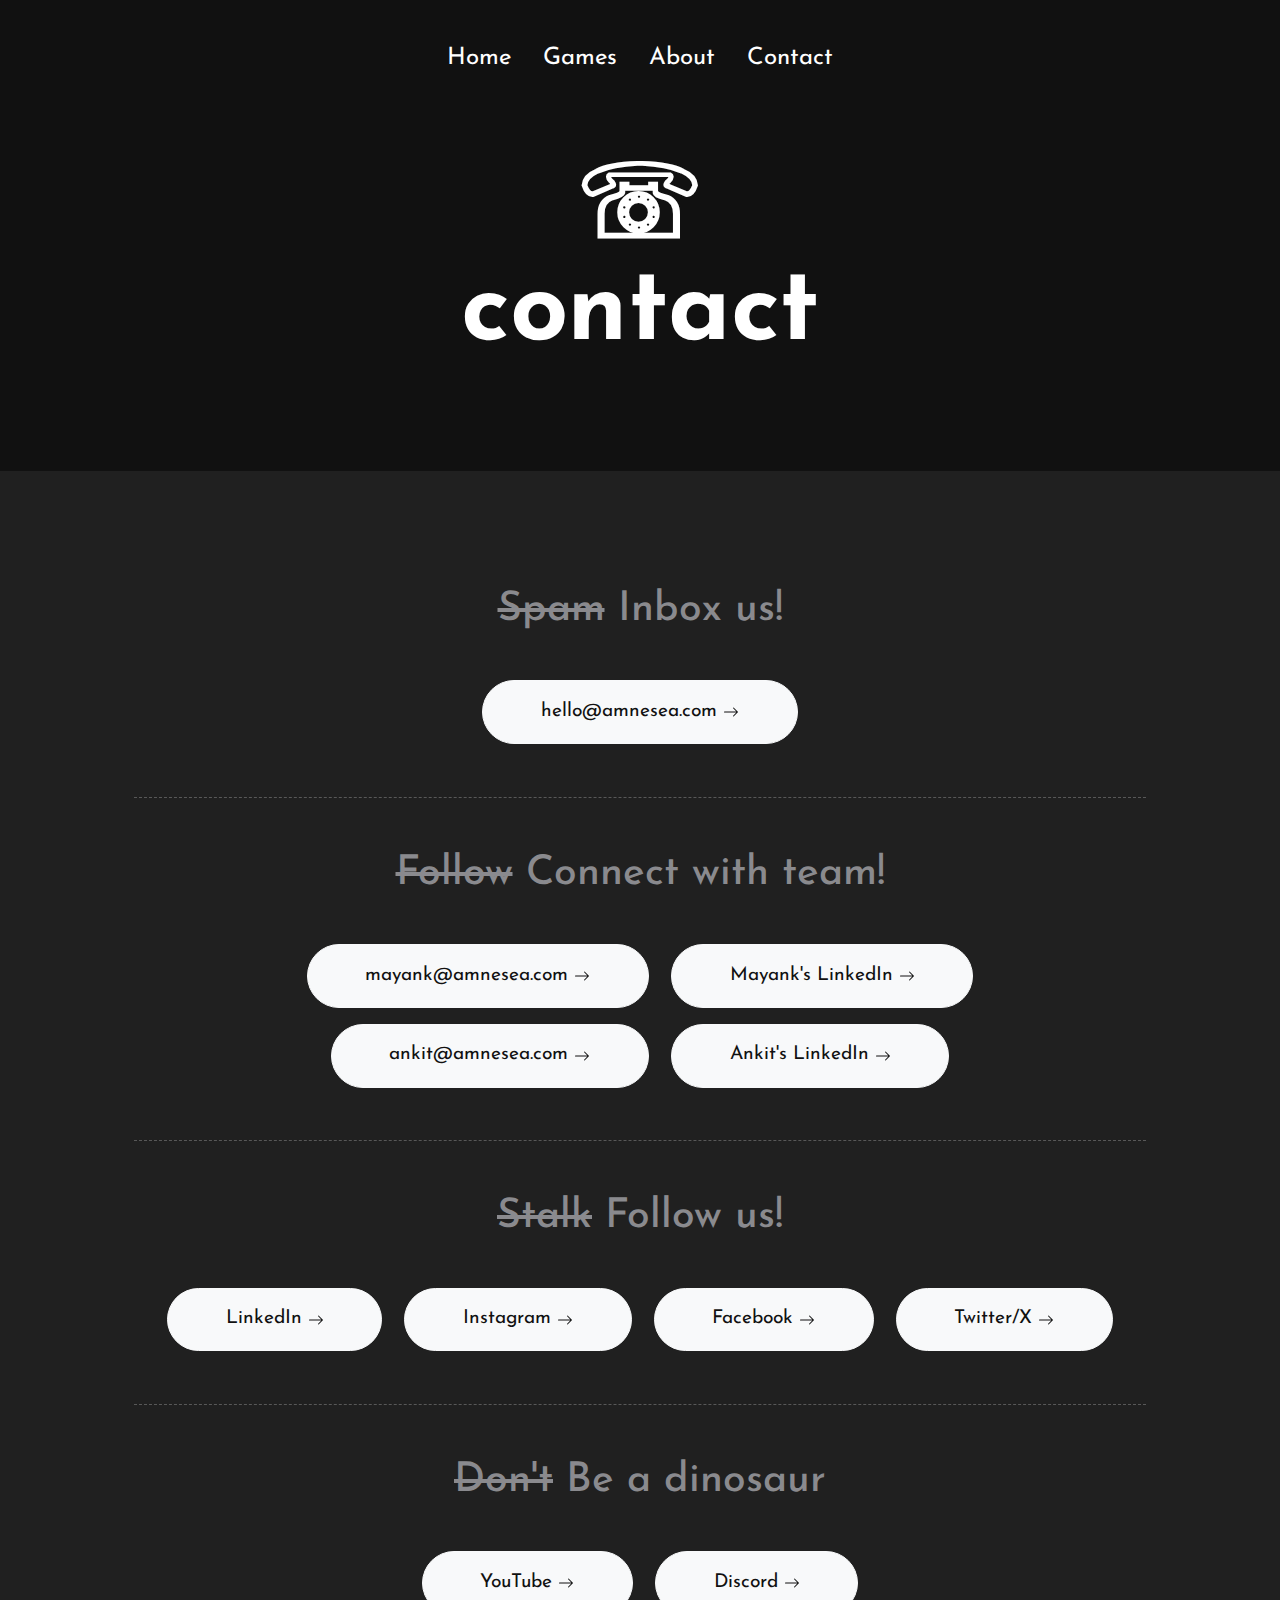
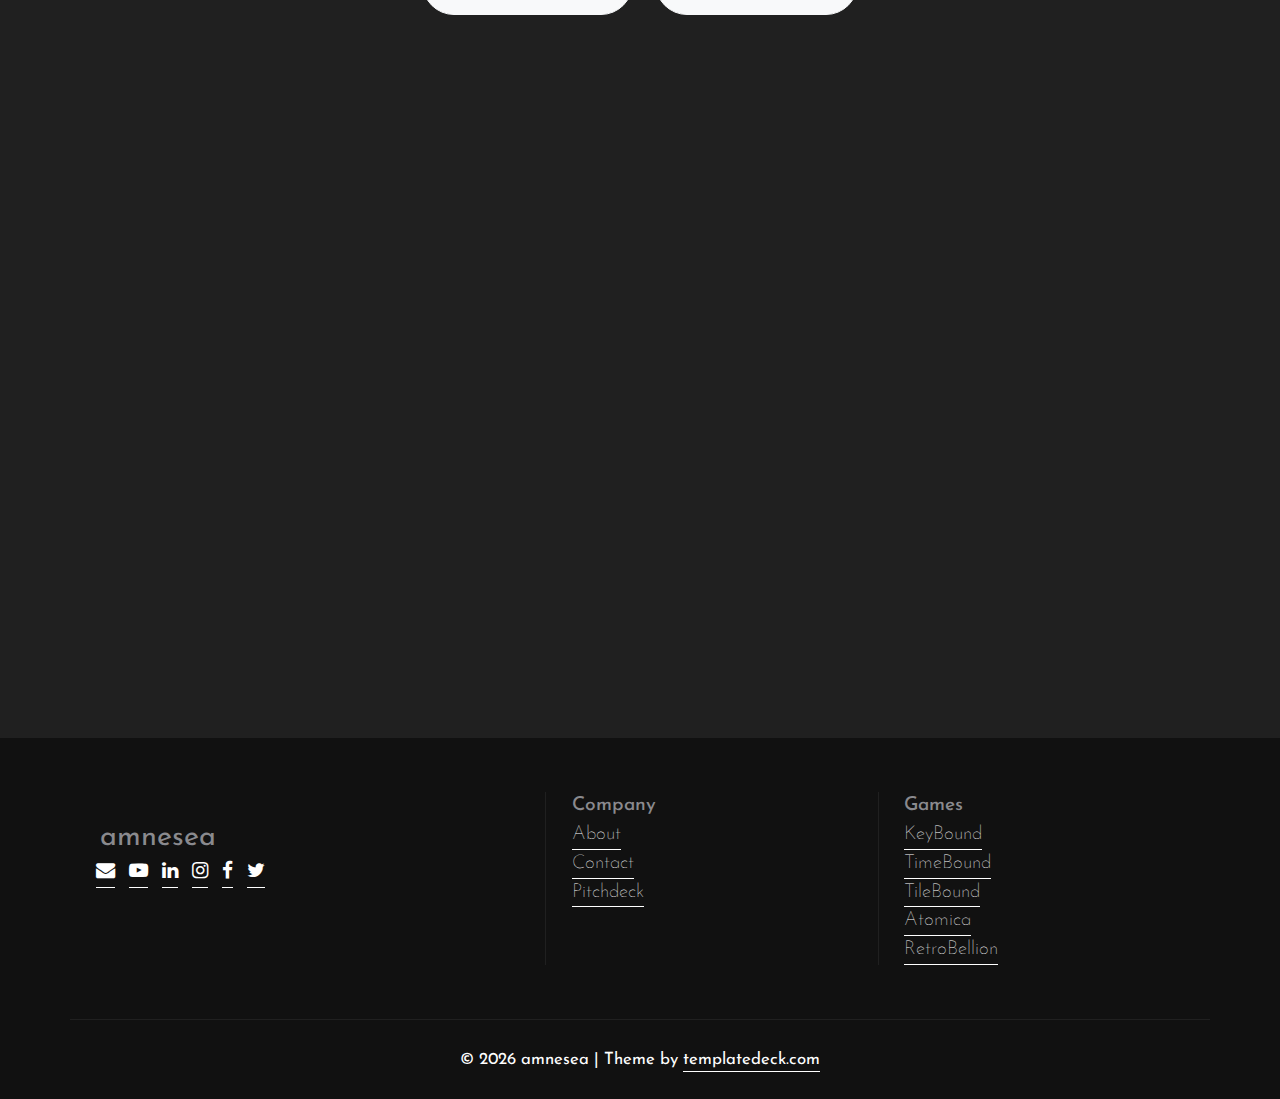
<file: contact.html>
<!DOCTYPE html>
<html class="h-100" lang="en">

<head>
    <meta charset="utf-8" />
    <meta name="viewport" content="width=device-width,initial-scale=1,shrink-to-fit=no" />

    <!-- Description, Image, URL, Keywords and Author -->
    <meta property="og:url" content="https://amnesea.com/contact.html" />
    <meta property="og:title" content="Amnesea - Contact" />
    <meta property="og:description"
        content="Be amnestic of the reality we live in, and dive into a whole new limitless world!" />

    <meta property="og:image"
        content="https://github.com/Amnesea/amnesea.github.io/blob/361672366b0b640d52a43ede7e32a12a5cd73d05/img/brand/Amnesea%20Name%20Logo.jpg?raw=true" />
    <meta property="og:image:secure_url"
        content="https://github.com/Amnesea/amnesea.github.io/blob/361672366b0b640d52a43ede7e32a12a5cd73d05/img/brand/Amnesea%20Name%20Logo.jpg?raw=true" />

    <meta property="og:image:type" content="image/jpg" />
    <meta property="og:image:width" content="1280" />
    <meta property="og:image:height" content="905" />
    <meta property="og:image:alt" content="Amnesea - Contact" />

    <!-- Primary Meta Tags -->
    <meta name="title" content="Amnesea - Contact" />
    <meta name="description"
        content="Discover immersive experiences that merge reality and imagination. Be amnestic of the reality we live in, and dive into a whole new limitless world!" />

    <!-- Open Graph / Facebook -->
    <meta property="og:type" content="website" />
    <meta property="og:url" content="https://amnesea.com/contact.html" />
    <meta property="og:title" content="Amnesea - Contact" />
    <meta property="og:description"
        content="Discover immersive experiences that merge reality and imagination. Be amnestic of the reality we live in, and dive into a whole new limitless world!" />

    <!-- Twitter -->
    <meta property="twitter:card" content="summary_large_image" />
    <meta property="twitter:url" content="https://amnesea.com/contact.html" />
    <meta property="twitter:title" content="Amnesea - Contact" />
    <meta property="twitter:description"
        content="Discover immersive experiences that merge reality and imagination. Be amnestic of the reality we live in, and dive into a whole new limitless world!" />
    <meta property="twitter:image"
        content="https://github.com/Amnesea/amnesea.github.io/blob/361672366b0b640d52a43ede7e32a12a5cd73d05/img/brand/Amnesea%20Name%20Logo.jpg?raw=true" />

    <!-- Keywords -->
    <meta name="keywords"
        content="creative, indie, game, games, computer game, studio, website, amnesea.com, metaverse, augmented reality, virtual reality, mixed reality, ar, vr, mr, xr, spatial computing, blockchain" />

    <!-- Theme meta -->
    <meta name="msapplication-TileColor" content="#ffffff" />
    <meta name="msapplication-TileImage" content="/favicon/ms-icon-144x144.png" />
    <meta name="theme-color" content="#ffffff" />
    <meta name="HandheldFriendly" content="true" />

    <!-- Cache Website -->
    <meta http-equiv="Cache-control" content="public" />

    <!-- Favicon -->
    <link rel="apple-touch-icon" sizes="57x57" href="/favicon/apple-icon-57x57.png" />
    <link rel="apple-touch-icon" sizes="60x60" href="/favicon/apple-icon-60x60.png" />
    <link rel="apple-touch-icon" sizes="72x72" href="/favicon/apple-icon-72x72.png" />
    <link rel="apple-touch-icon" sizes="76x76" href="/favicon/apple-icon-76x76.png" />
    <link rel="apple-touch-icon" sizes="114x114" href="/favicon/apple-icon-114x114.png" />
    <link rel="apple-touch-icon" sizes="120x120" href="/favicon/apple-icon-120x120.png" />
    <link rel="apple-touch-icon" sizes="144x144" href="/favicon/apple-icon-144x144.png" />
    <link rel="apple-touch-icon" sizes="152x152" href="/favicon/apple-icon-152x152.png" />
    <link rel="apple-touch-icon" sizes="180x180" href="/favicon/apple-icon-180x180.png" />
    <link rel="icon" type="image/png" sizes="192x192" href="/favicon/android-icon-192x192.png" />
    <link rel="icon" type="image/png" sizes="32x32" href="/favicon/favicon-32x32.png" />
    <link rel="icon" type="image/png" sizes="96x96" href="/favicon/favicon-96x96.png" />
    <link rel="icon" type="image/png" sizes="16x16" href="/favicon/favicon-16x16.png" />
    <link rel="icon" type="image/x-icon" href="/images/favicon.ico" />
    <link rel="manifest" href="/favicon/manifest.json" />
    <link rel="manifest" href="/site.webmanifest" />

    <!-- Stylesheet -->
    <link rel="stylesheet" href="css/theme.css" />
    <link rel="stylesheet" href="css/lightbox.css" />
    <link rel="stylesheet" href="https://cdnjs.cloudflare.com/ajax/libs/font-awesome/4.7.0/css/font-awesome.min.css" />

    <!-- Fonts -->
    <link rel="preconnect" href="https://fonts.googleapis.com" />
    <link rel="preconnect" href="https://fonts.gstatic.com" crossorigin />
    <link
        href="https://fonts.googleapis.com/css2?family=Josefin+Sans:ital,wght@0,100;0,200;0,300;0,400;0,500;0,600;0,700;1,100;1,200;1,300;1,400;1,500;1,600;1,700&display=swap"
        rel="stylesheet" />

    <!-- Title -->
    <title>Amnesea - Contact</title>

    <!-- Global site tag (gtag.js) - Google Analytics -->
    <script async src="https://www.googletagmanager.com/gtag/js?id=G-QKDJDKQVLJ"></script>
    <script>
        window.dataLayer = window.dataLayer || [];
        function gtag() {
            dataLayer.push(arguments);
        }
        gtag("js", new Date());

        gtag("config", "G-QKDJDKQVLJ");
    </script>

    <!-- Clarity tracking code for https://amnesea.com/ -->
    <script>
        (function (c, l, a, r, i, t, y) {
            c[a] =
                c[a] ||
                function () {
                    (c[a].q = c[a].q || []).push(arguments);
                };
            t = l.createElement(r);
            t.async = 1;
            t.src = "https://www.clarity.ms/tag/" + i + "?ref=bwt";
            y = l.getElementsByTagName(r)[0];
            y.parentNode.insertBefore(t, y);
        })(window, document, "clarity", "script", "jbuulovrtf");
    </script>
</head>

<body class="bg-black text-white mt-0" data-bs-spy="scroll" data-bs-target="#navScroll">

    <header-component></header-component>

    <main>
        <!-- Main -->

        <div class="w-100 overflow-hidden position-relative bg-black text-white" data-aos="fade">
            <div class="container py-vh-4 position-relative mt-5 px-vw-5 text-center">
                <div class="row d-flex align-items-center justify-content-center py-vh-5"
                    style="padding-top: 16px; padding-bottom: 8px">
                    <div class="col-12 col-xl-10">
                        <h1 class="display-huge mt-3 mb-3 lh-1" style="
                  font-weight: bold;
                  font-size: min(8vw, 256px);
                  text-align: center;
                ">
                            ☏
                            <br />
                            contact
                        </h1>
                    </div>
                </div>
            </div>
        </div>

        <!-- Contacts -->
        <div class="bg-dark">
            <div class="container px-vw-5 py-vh-5">
                <div class="row d-flex align-items-center">
                    <div class="col-12 text-center">
                        <p class="lead text-secondary" style="
                  font-weight: 500;
                  font-size: max(3.2vw, 24px);
                  padding-bottom: 16px;
                ">
                            <del>Spam</del> Inbox us!
                        </p>
                        <a href="mailto:hello@amnesea.com?subject=[What-you-want-to-talk-about]&amp;body=Hi, My name is [Your-Name] and I am reaching out about [Topic]"
                            class="btn btn-xl btn-light" style="margin: 8px">hello@amnesea.com
                            <svg xmlns="http://www.w3.org/2000/svg" width="16" height="16" fill="currentColor"
                                class="bi bi-arrow-right" viewBox="0 0 16 16">
                                <path fill-rule="evenodd"
                                    d="M1 8a.5.5 0 0 1 .5-.5h11.793l-3.147-3.146a.5.5 0 0 1 .708-.708l4 4a.5.5 0 0 1 0 .708l-4 4a.5.5 0 0 1-.708-.708L13.293 8.5H1.5A.5.5 0 0 1 1 8z" />
                            </svg>
                        </a>
                        <br /><br />
                        <hr />
                        <br />
                        <p class="lead text-secondary" style="
                  font-weight: 500;
                  font-size: max(3.2vw, 24px);
                  padding-bottom: 16px;
                ">
                            <del>Follow</del> Connect with team!
                        </p>
                        <a href="mailto:mayank@amnesea.com?subject=[What-you-want-to-talk-about]&amp;body=Hi, My name is [Your-Name] and I am reaching out about [Topic]"
                            class="btn btn-xl btn-light" style="margin: 8px">mayank@amnesea.com
                            <svg xmlns="http://www.w3.org/2000/svg" width="16" height="16" fill="currentColor"
                                class="bi bi-arrow-right" viewBox="0 0 16 16">
                                <path fill-rule="evenodd"
                                    d="M1 8a.5.5 0 0 1 .5-.5h11.793l-3.147-3.146a.5.5 0 0 1 .708-.708l4 4a.5.5 0 0 1 0 .708l-4 4a.5.5 0 0 1-.708-.708L13.293 8.5H1.5A.5.5 0 0 1 1 8z" />
                            </svg>
                        </a>
                        <a href="https://www.linkedin.com/in/agrmayank/" class="btn btn-xl btn-light"
                            style="margin: 8px">Mayank's LinkedIn
                            <svg xmlns="http://www.w3.org/2000/svg" width="16" height="16" fill="currentColor"
                                class="bi bi-arrow-right" viewBox="0 0 16 16">
                                <path fill-rule="evenodd"
                                    d="M1 8a.5.5 0 0 1 .5-.5h11.793l-3.147-3.146a.5.5 0 0 1 .708-.708l4 4a.5.5 0 0 1 0 .708l-4 4a.5.5 0 0 1-.708-.708L13.293 8.5H1.5A.5.5 0 0 1 1 8z" />
                            </svg>
                        </a>
                        <br />
                        <a href="mailto:ankit@amnesea.com?subject=[What-you-want-to-talk-about]&amp;body=Hi, My name is [Your-Name] and I am reaching out about [Topic]"
                            class="btn btn-xl btn-light" style="margin: 8px">ankit@amnesea.com
                            <svg xmlns="http://www.w3.org/2000/svg" width="16" height="16" fill="currentColor"
                                class="bi bi-arrow-right" viewBox="0 0 16 16">
                                <path fill-rule="evenodd"
                                    d="M1 8a.5.5 0 0 1 .5-.5h11.793l-3.147-3.146a.5.5 0 0 1 .708-.708l4 4a.5.5 0 0 1 0 .708l-4 4a.5.5 0 0 1-.708-.708L13.293 8.5H1.5A.5.5 0 0 1 1 8z" />
                            </svg>
                        </a>
                        <a href="https://www.linkedin.com/in/akamaestro/" class="btn btn-xl btn-light"
                            style="margin: 8px">Ankit's LinkedIn
                            <svg xmlns="http://www.w3.org/2000/svg" width="16" height="16" fill="currentColor"
                                class="bi bi-arrow-right" viewBox="0 0 16 16">
                                <path fill-rule="evenodd"
                                    d="M1 8a.5.5 0 0 1 .5-.5h11.793l-3.147-3.146a.5.5 0 0 1 .708-.708l4 4a.5.5 0 0 1 0 .708l-4 4a.5.5 0 0 1-.708-.708L13.293 8.5H1.5A.5.5 0 0 1 1 8z" />
                            </svg>
                        </a>
                        <br /><br />
                        <hr />
                        <br />
                        <p class="lead text-secondary" style="
                  font-weight: 500;
                  font-size: max(3.2vw, 24px);
                  padding-bottom: 16px;
                ">
                            <del>Stalk</del> Follow us!
                        </p>
                        <a href="https://www.linkedin.com/company/amnesea/" class="btn btn-xl btn-light"
                            style="margin: 8px">LinkedIn
                            <svg xmlns="http://www.w3.org/2000/svg" width="16" height="16" fill="currentColor"
                                class="bi bi-arrow-right" viewBox="0 0 16 16">
                                <path fill-rule="evenodd"
                                    d="M1 8a.5.5 0 0 1 .5-.5h11.793l-3.147-3.146a.5.5 0 0 1 .708-.708l4 4a.5.5 0 0 1 0 .708l-4 4a.5.5 0 0 1-.708-.708L13.293 8.5H1.5A.5.5 0 0 1 1 8z" />
                            </svg>
                        </a>
                        <a href="https://www.instagram.com/theAmnesea/" class="btn btn-xl btn-light"
                            style="margin: 8px">Instagram
                            <svg xmlns="http://www.w3.org/2000/svg" width="16" height="16" fill="currentColor"
                                class="bi bi-arrow-right" viewBox="0 0 16 16">
                                <path fill-rule="evenodd"
                                    d="M1 8a.5.5 0 0 1 .5-.5h11.793l-3.147-3.146a.5.5 0 0 1 .708-.708l4 4a.5.5 0 0 1 0 .708l-4 4a.5.5 0 0 1-.708-.708L13.293 8.5H1.5A.5.5 0 0 1 1 8z" />
                            </svg>
                        </a>
                        <a href="https://www.facebook.com/theAmnesea/" class="btn btn-xl btn-light"
                            style="margin: 8px">Facebook
                            <svg xmlns="http://www.w3.org/2000/svg" width="16" height="16" fill="currentColor"
                                class="bi bi-arrow-right" viewBox="0 0 16 16">
                                <path fill-rule="evenodd"
                                    d="M1 8a.5.5 0 0 1 .5-.5h11.793l-3.147-3.146a.5.5 0 0 1 .708-.708l4 4a.5.5 0 0 1 0 .708l-4 4a.5.5 0 0 1-.708-.708L13.293 8.5H1.5A.5.5 0 0 1 1 8z" />
                            </svg>
                        </a>
                        <a href="https://twitter.com/theAmnesea/" class="btn btn-xl btn-light"
                            style="margin: 8px">Twitter/X
                            <svg xmlns="http://www.w3.org/2000/svg" width="16" height="16" fill="currentColor"
                                class="bi bi-arrow-right" viewBox="0 0 16 16">
                                <path fill-rule="evenodd"
                                    d="M1 8a.5.5 0 0 1 .5-.5h11.793l-3.147-3.146a.5.5 0 0 1 .708-.708l4 4a.5.5 0 0 1 0 .708l-4 4a.5.5 0 0 1-.708-.708L13.293 8.5H1.5A.5.5 0 0 1 1 8z" />
                            </svg>
                        </a>
                        <br /><br />
                        <hr />
                        <br />
                        <p class="lead text-secondary" style="
                  font-weight: 500;
                  font-size: max(3.2vw, 24px);
                  padding-bottom: 16px;
                ">
                            <del>Don't</del> Be a dinosaur
                        </p>
                        <a href="https://www.youtube.com/@amnesea" class="btn btn-xl btn-light"
                            style="margin: 8px">YouTube
                            <svg xmlns="http://www.w3.org/2000/svg" width="16" height="16" fill="currentColor"
                                class="bi bi-arrow-right" viewBox="0 0 16 16">
                                <path fill-rule="evenodd"
                                    d="M1 8a.5.5 0 0 1 .5-.5h11.793l-3.147-3.146a.5.5 0 0 1 .708-.708l4 4a.5.5 0 0 1 0 .708l-4 4a.5.5 0 0 1-.708-.708L13.293 8.5H1.5A.5.5 0 0 1 1 8z" />
                            </svg>
                        </a>
                        <a href="https://discord.gg/kv98VsGUg8" class="btn btn-xl btn-light" style="margin: 8px">Discord
                            <svg xmlns="http://www.w3.org/2000/svg" width="16" height="16" fill="currentColor"
                                class="bi bi-arrow-right" viewBox="0 0 16 16">
                                <path fill-rule="evenodd"
                                    d="M1 8a.5.5 0 0 1 .5-.5h11.793l-3.147-3.146a.5.5 0 0 1 .708-.708l4 4a.5.5 0 0 1 0 .708l-4 4a.5.5 0 0 1-.708-.708L13.293 8.5H1.5A.5.5 0 0 1 1 8z" />
                            </svg>
                        </a>
                    </div>
                </div>
            </div>
        </div>

    </main>

    <footer class="bg-black border-top border-dark">

        <footer-component></footer-component>

        <div class="container text-center small py-vh-2 border-top border-dark">
            &copy;
            <script>
                document.write(new Date().getFullYear());
            </script>
            amnesea | Theme by
            <a rel="noopener" href="https://templatedeck.com" class="link-fancy link-fancy-light" target="_blank">
                templatedeck.com</a>
        </div>
    </footer>

    <script src="js/header.js" type="text/javascript" defer></script>
    <script src="js/footer.js" type="text/javascript" defer></script>

    <script src="js/lightbox-plus-jquery.js"></script>
    <script src="js/bootstrap.bundle.min.js"></script>
    <script src="js/aos.js"></script>
    <script>
        AOS.init({
            duration: 800, // values from 0 to 3000, with step 50ms
        });
    </script>
    <script>
        let scrollpos = window.scrollY;
        const header = document.querySelector(".navbar");
        const header_height = header.offsetHeight;

        const add_class_on_scroll = () =>
            header.classList.add("scrolled", "shadow-sm");
        const remove_class_on_scroll = () =>
            header.classList.remove("scrolled", "shadow-sm");

        window.addEventListener("scroll", function () {
            scrollpos = window.scrollY;

            if (scrollpos >= header_height) {
                add_class_on_scroll();
            } else {
                remove_class_on_scroll();
            }

            console.log(scrollpos);
        });
    </script>
</body>

</html>
</file>
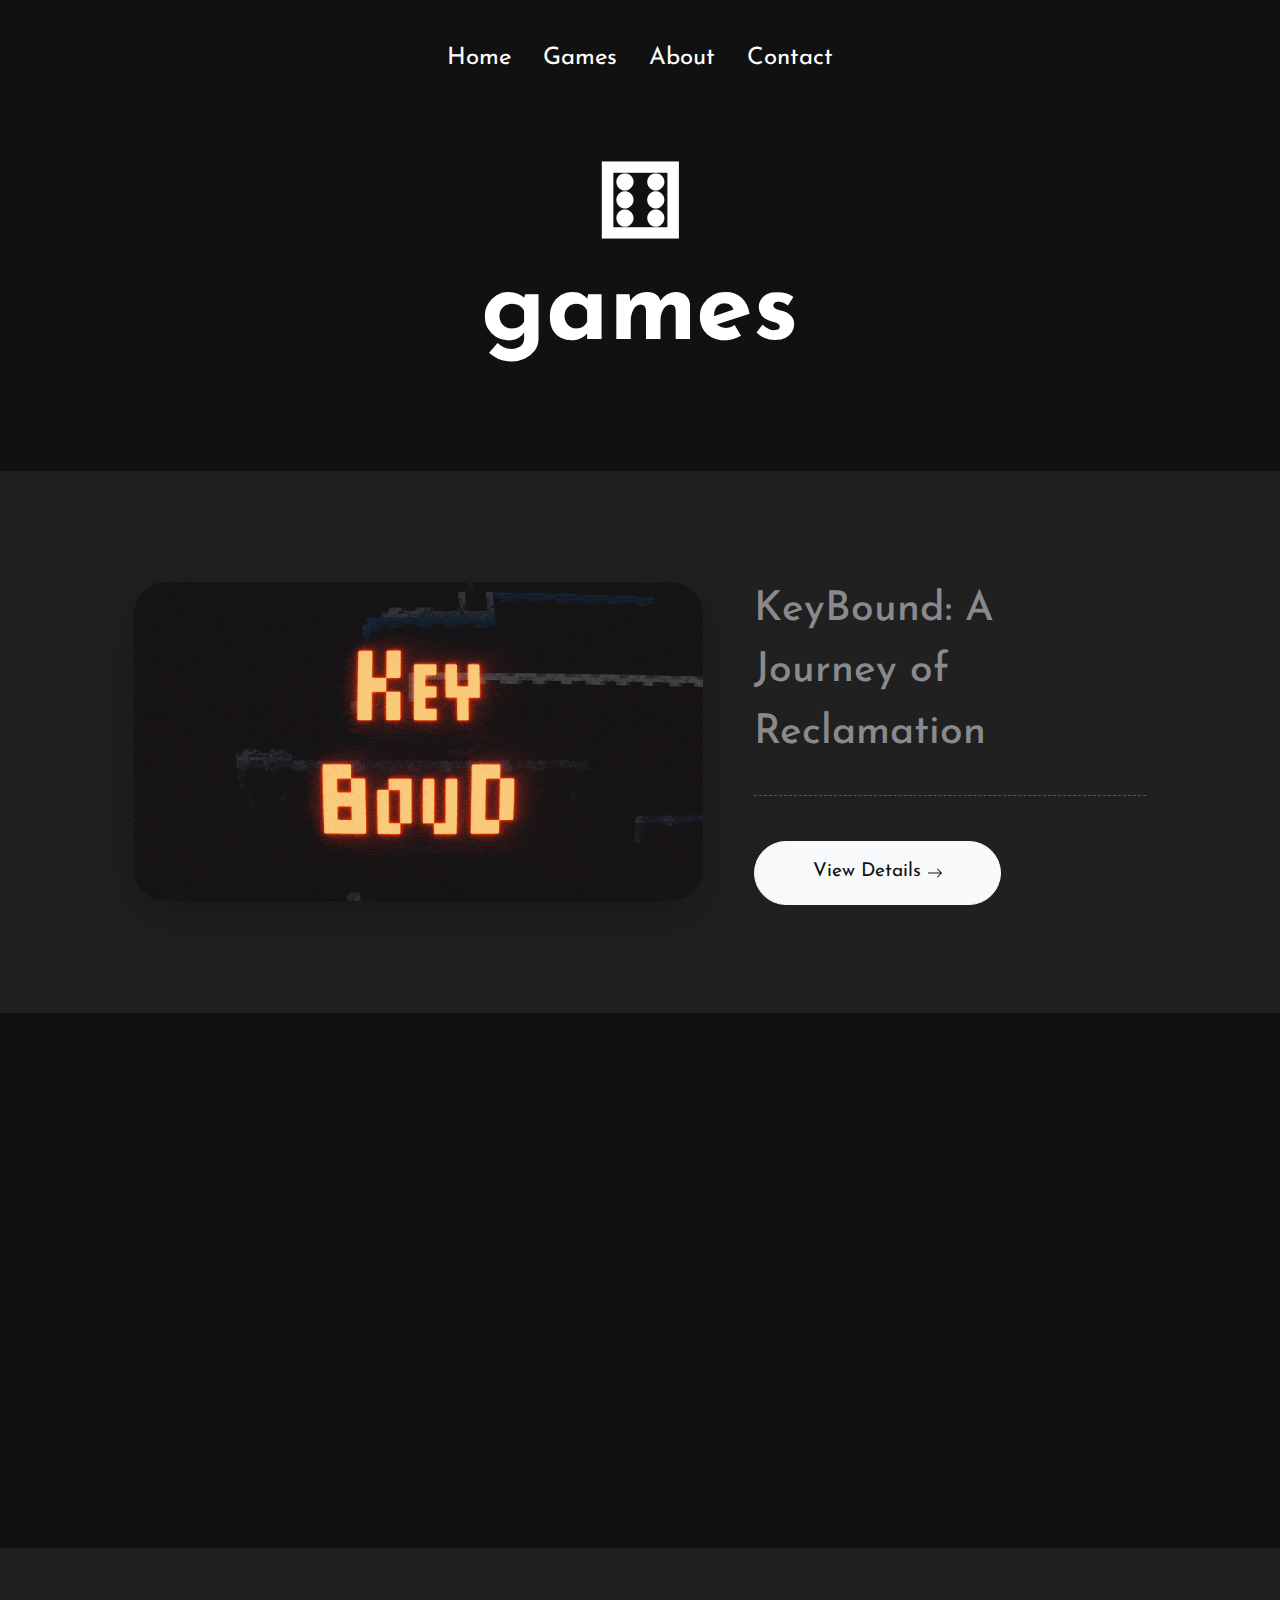
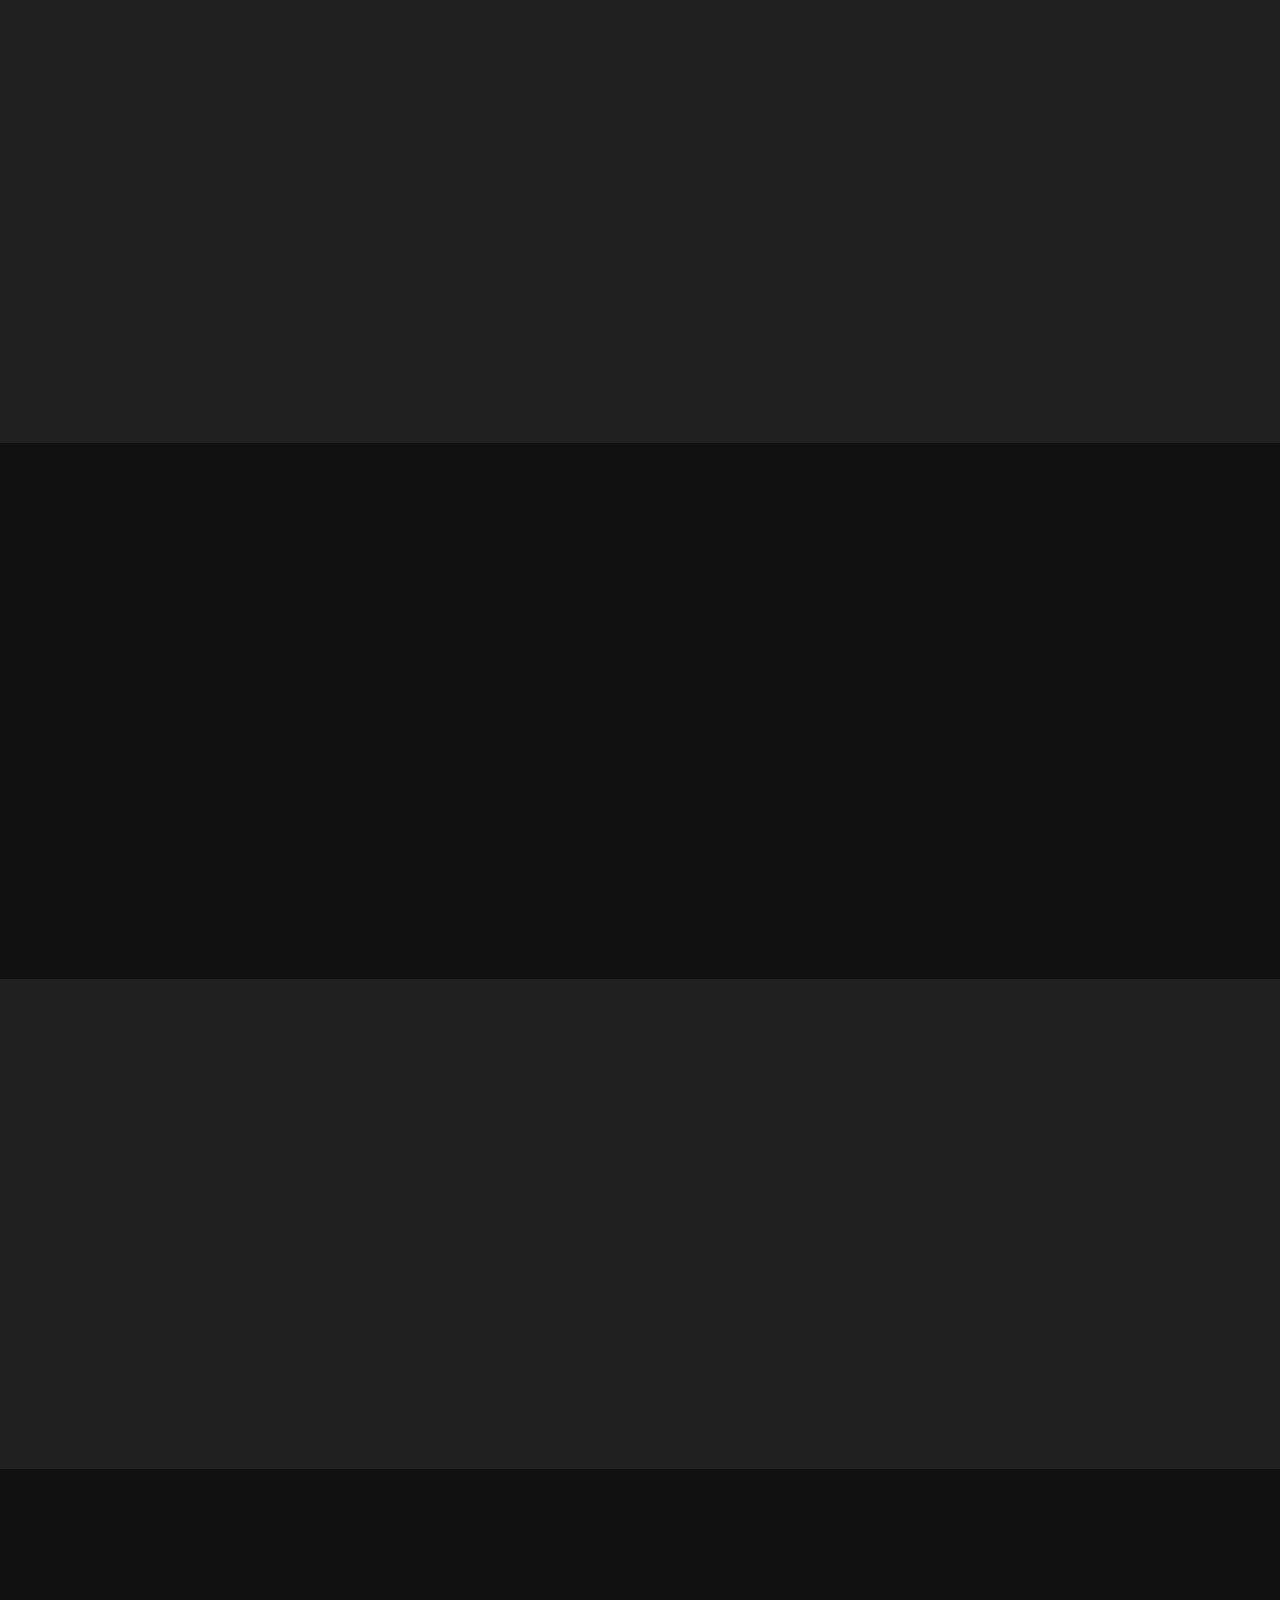
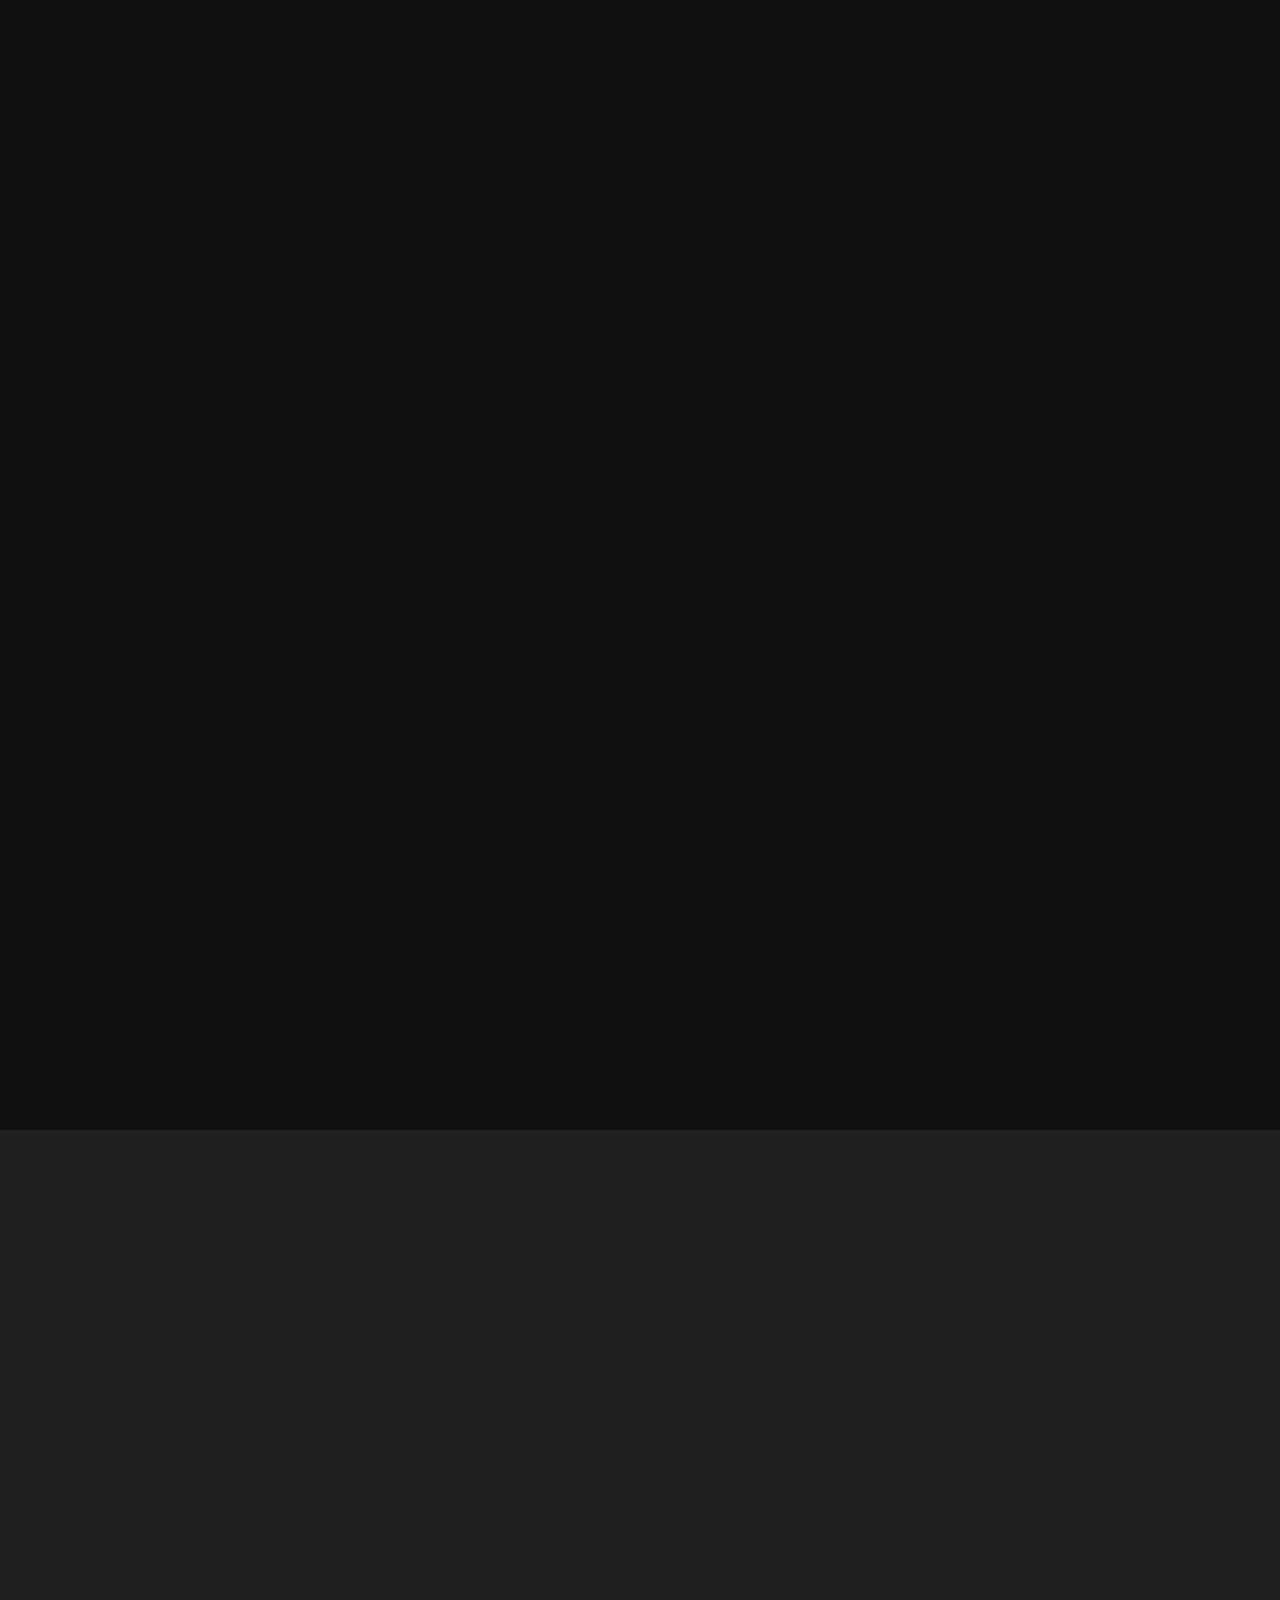
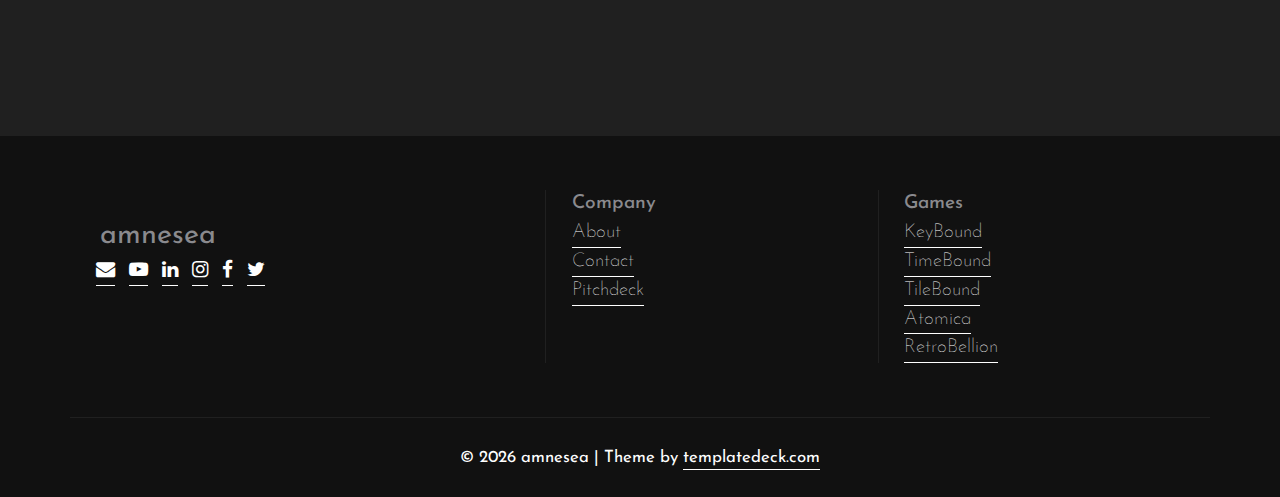
<file: games.html>
<!DOCTYPE html>
<html class="h-100" lang="en">

<head>
    <meta charset="utf-8" />
    <meta name="viewport" content="width=device-width,initial-scale=1,shrink-to-fit=no" />

    <!-- Description, Image, URL, Keywords and Author -->
    <meta property="og:url" content="https://amnesea.com/games.html" />
    <meta property="og:title" content="Amnesea - Games" />
    <meta property="og:description"
        content="Be amnestic of the reality we live in, and dive into a whole new limitless world!" />

    <meta property="og:image"
        content="https://github.com/Amnesea/amnesea.github.io/blob/361672366b0b640d52a43ede7e32a12a5cd73d05/img/brand/Amnesea%20Name%20Logo.jpg?raw=true" />
    <meta property="og:image:secure_url"
        content="https://github.com/Amnesea/amnesea.github.io/blob/361672366b0b640d52a43ede7e32a12a5cd73d05/img/brand/Amnesea%20Name%20Logo.jpg?raw=true" />

    <meta property="og:image:type" content="image/jpg" />
    <meta property="og:image:width" content="1280" />
    <meta property="og:image:height" content="905" />
    <meta property="og:image:alt" content="Amnesea - Games" />

    <!-- Primary Meta Tags -->
    <meta name="title" content="Amnesea - Games" />
    <meta name="description"
        content="Discover immersive experiences that merge reality and imagination. Be amnestic of the reality we live in, and dive into a whole new limitless world!" />

    <!-- Open Graph / Facebook -->
    <meta property="og:type" content="website" />
    <meta property="og:url" content="https://amnesea.com/games.html" />
    <meta property="og:title" content="Amnesea - Games" />
    <meta property="og:description"
        content="Discover immersive experiences that merge reality and imagination. Be amnestic of the reality we live in, and dive into a whole new limitless world!" />

    <!-- Twitter -->
    <meta property="twitter:card" content="summary_large_image" />
    <meta property="twitter:url" content="https://amnesea.com/games.html" />
    <meta property="twitter:title" content="Amnesea - Games" />
    <meta property="twitter:description"
        content="Discover immersive experiences that merge reality and imagination. Be amnestic of the reality we live in, and dive into a whole new limitless world!" />
    <meta property="twitter:image"
        content="https://github.com/Amnesea/amnesea.github.io/blob/361672366b0b640d52a43ede7e32a12a5cd73d05/img/brand/Amnesea%20Name%20Logo.jpg?raw=true" />

    <!-- Keywords -->
    <meta name="keywords"
        content="creative, indie, game, games, computer game, studio, website, amnesea.com, metaverse, augmented reality, virtual reality, mixed reality, ar, vr, mr, xr, spatial computing, blockchain" />

    <!-- Theme meta -->
    <meta name="msapplication-TileColor" content="#ffffff" />
    <meta name="msapplication-TileImage" content="/favicon/ms-icon-144x144.png" />
    <meta name="theme-color" content="#ffffff" />
    <meta name="HandheldFriendly" content="true" />

    <!-- Cache Website -->
    <meta http-equiv="Cache-control" content="public" />

    <!-- Favicon -->
    <link rel="apple-touch-icon" sizes="57x57" href="/favicon/apple-icon-57x57.png" />
    <link rel="apple-touch-icon" sizes="60x60" href="/favicon/apple-icon-60x60.png" />
    <link rel="apple-touch-icon" sizes="72x72" href="/favicon/apple-icon-72x72.png" />
    <link rel="apple-touch-icon" sizes="76x76" href="/favicon/apple-icon-76x76.png" />
    <link rel="apple-touch-icon" sizes="114x114" href="/favicon/apple-icon-114x114.png" />
    <link rel="apple-touch-icon" sizes="120x120" href="/favicon/apple-icon-120x120.png" />
    <link rel="apple-touch-icon" sizes="144x144" href="/favicon/apple-icon-144x144.png" />
    <link rel="apple-touch-icon" sizes="152x152" href="/favicon/apple-icon-152x152.png" />
    <link rel="apple-touch-icon" sizes="180x180" href="/favicon/apple-icon-180x180.png" />
    <link rel="icon" type="image/png" sizes="192x192" href="/favicon/android-icon-192x192.png" />
    <link rel="icon" type="image/png" sizes="32x32" href="/favicon/favicon-32x32.png" />
    <link rel="icon" type="image/png" sizes="96x96" href="/favicon/favicon-96x96.png" />
    <link rel="icon" type="image/png" sizes="16x16" href="/favicon/favicon-16x16.png" />
    <link rel="icon" type="image/x-icon" href="/images/favicon.ico" />
    <link rel="manifest" href="/favicon/manifest.json" />
    <link rel="manifest" href="/site.webmanifest" />

    <!-- Stylesheet -->
    <link rel="stylesheet" href="css/theme.css" />
    <link rel="stylesheet" href="css/lightbox.css" />
    <link rel="stylesheet" href="https://cdnjs.cloudflare.com/ajax/libs/font-awesome/4.7.0/css/font-awesome.min.css" />

    <!-- Fonts -->
    <link rel="preconnect" href="https://fonts.googleapis.com" />
    <link rel="preconnect" href="https://fonts.gstatic.com" crossorigin />
    <link
        href="https://fonts.googleapis.com/css2?family=Josefin+Sans:ital,wght@0,100;0,200;0,300;0,400;0,500;0,600;0,700;1,100;1,200;1,300;1,400;1,500;1,600;1,700&display=swap"
        rel="stylesheet" />

    <!-- Title -->
    <title>Amnesea - Games</title>

    <!-- Global site tag (gtag.js) - Google Analytics -->
    <script async src="https://www.googletagmanager.com/gtag/js?id=G-QKDJDKQVLJ"></script>
    <script>
        window.dataLayer = window.dataLayer || [];
        function gtag() {
            dataLayer.push(arguments);
        }
        gtag("js", new Date());

        gtag("config", "G-QKDJDKQVLJ");
    </script>

    <!-- Clarity tracking code for https://amnesea.com/ -->
    <script>
        (function (c, l, a, r, i, t, y) {
            c[a] =
                c[a] ||
                function () {
                    (c[a].q = c[a].q || []).push(arguments);
                };
            t = l.createElement(r);
            t.async = 1;
            t.src = "https://www.clarity.ms/tag/" + i + "?ref=bwt";
            y = l.getElementsByTagName(r)[0];
            y.parentNode.insertBefore(t, y);
        })(window, document, "clarity", "script", "jbuulovrtf");
    </script>
</head>

<body class="bg-black text-white mt-0" data-bs-spy="scroll" data-bs-target="#navScroll">

    <header-component></header-component>

    <main>
        <!-- Main -->

        <div class="w-100 overflow-hidden position-relative bg-black text-white" data-aos="fade">
            <div class="container py-vh-4 position-relative mt-5 px-vw-5 text-center">
                <div class="row d-flex align-items-center justify-content-center py-vh-5"
                    style="padding-top: 16px; padding-bottom: 8px">
                    <div class="col-12 col-xl-10">
                        <h1 class="display-huge mt-3 mb-3 lh-1" style="
                  font-weight: bold;
                  font-size: min(8vw, 256px);
                  text-align: center;
                ">
                            ⚅
                            <br />
                            games
                        </h1>
                    </div>
                </div>
            </div>
        </div>

        <!-- Games -->

        <games-component></games-component>

    </main>

    <footer class="bg-black border-top border-dark">

        <footer-component></footer-component>

        <div class="container text-center small py-vh-2 border-top border-dark">
            &copy;
            <script>
                document.write(new Date().getFullYear());
            </script>
            amnesea | Theme by
            <a rel="noopener" href="https://templatedeck.com" class="link-fancy link-fancy-light" target="_blank">
                templatedeck.com</a>
        </div>
    </footer>

    <script src="js/header.js" type="text/javascript" defer></script>
    <script src="js/games.js" type="text/javascript" defer></script>
    <script src="js/footer.js" type="text/javascript" defer></script>

    <script src="js/lightbox-plus-jquery.js"></script>
    <script src="js/bootstrap.bundle.min.js"></script>
    <script src="js/aos.js"></script>
    <script>
        AOS.init({
            duration: 800, // values from 0 to 3000, with step 50ms
        });
    </script>
    <script>
        let scrollpos = window.scrollY;
        const header = document.querySelector(".navbar");
        const header_height = header.offsetHeight;

        const add_class_on_scroll = () =>
            header.classList.add("scrolled", "shadow-sm");
        const remove_class_on_scroll = () =>
            header.classList.remove("scrolled", "shadow-sm");

        window.addEventListener("scroll", function () {
            scrollpos = window.scrollY;

            if (scrollpos >= header_height) {
                add_class_on_scroll();
            } else {
                remove_class_on_scroll();
            }

            console.log(scrollpos);
        });
    </script>
</body>

</html>
</file>
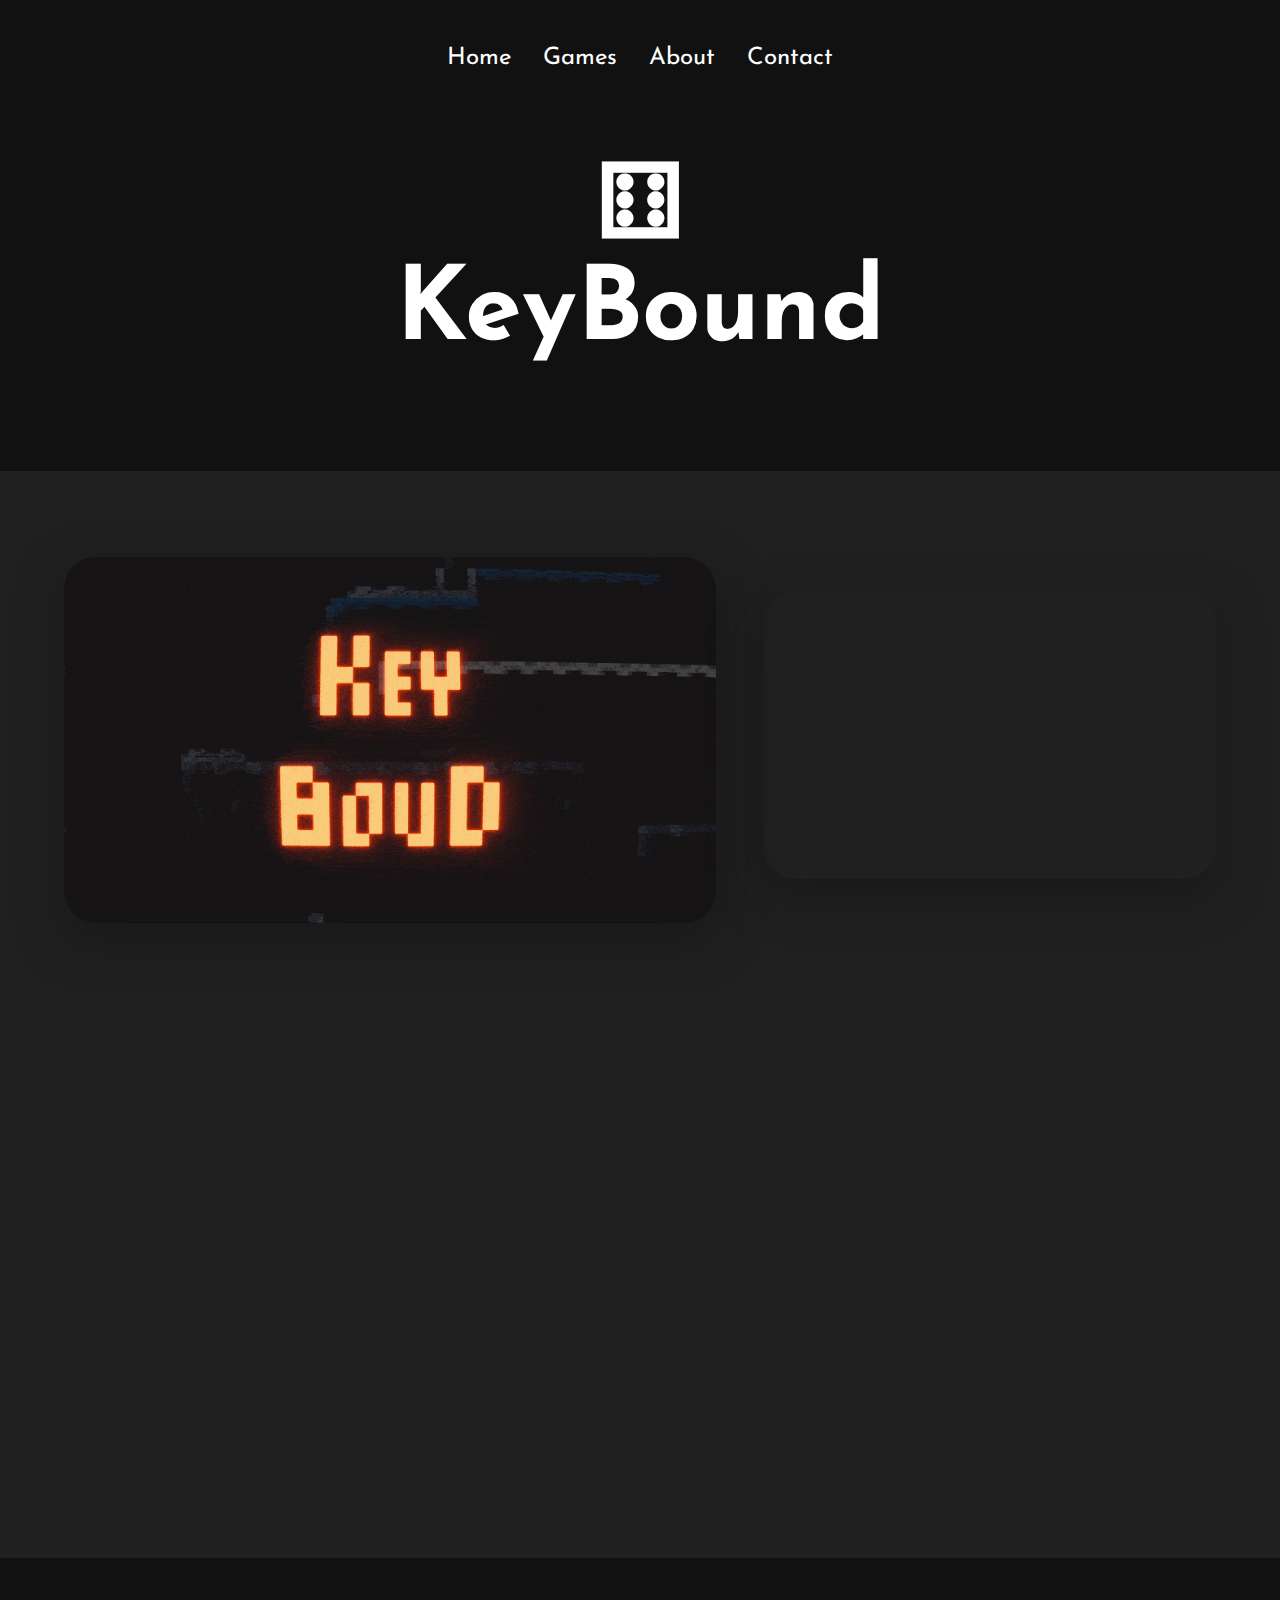
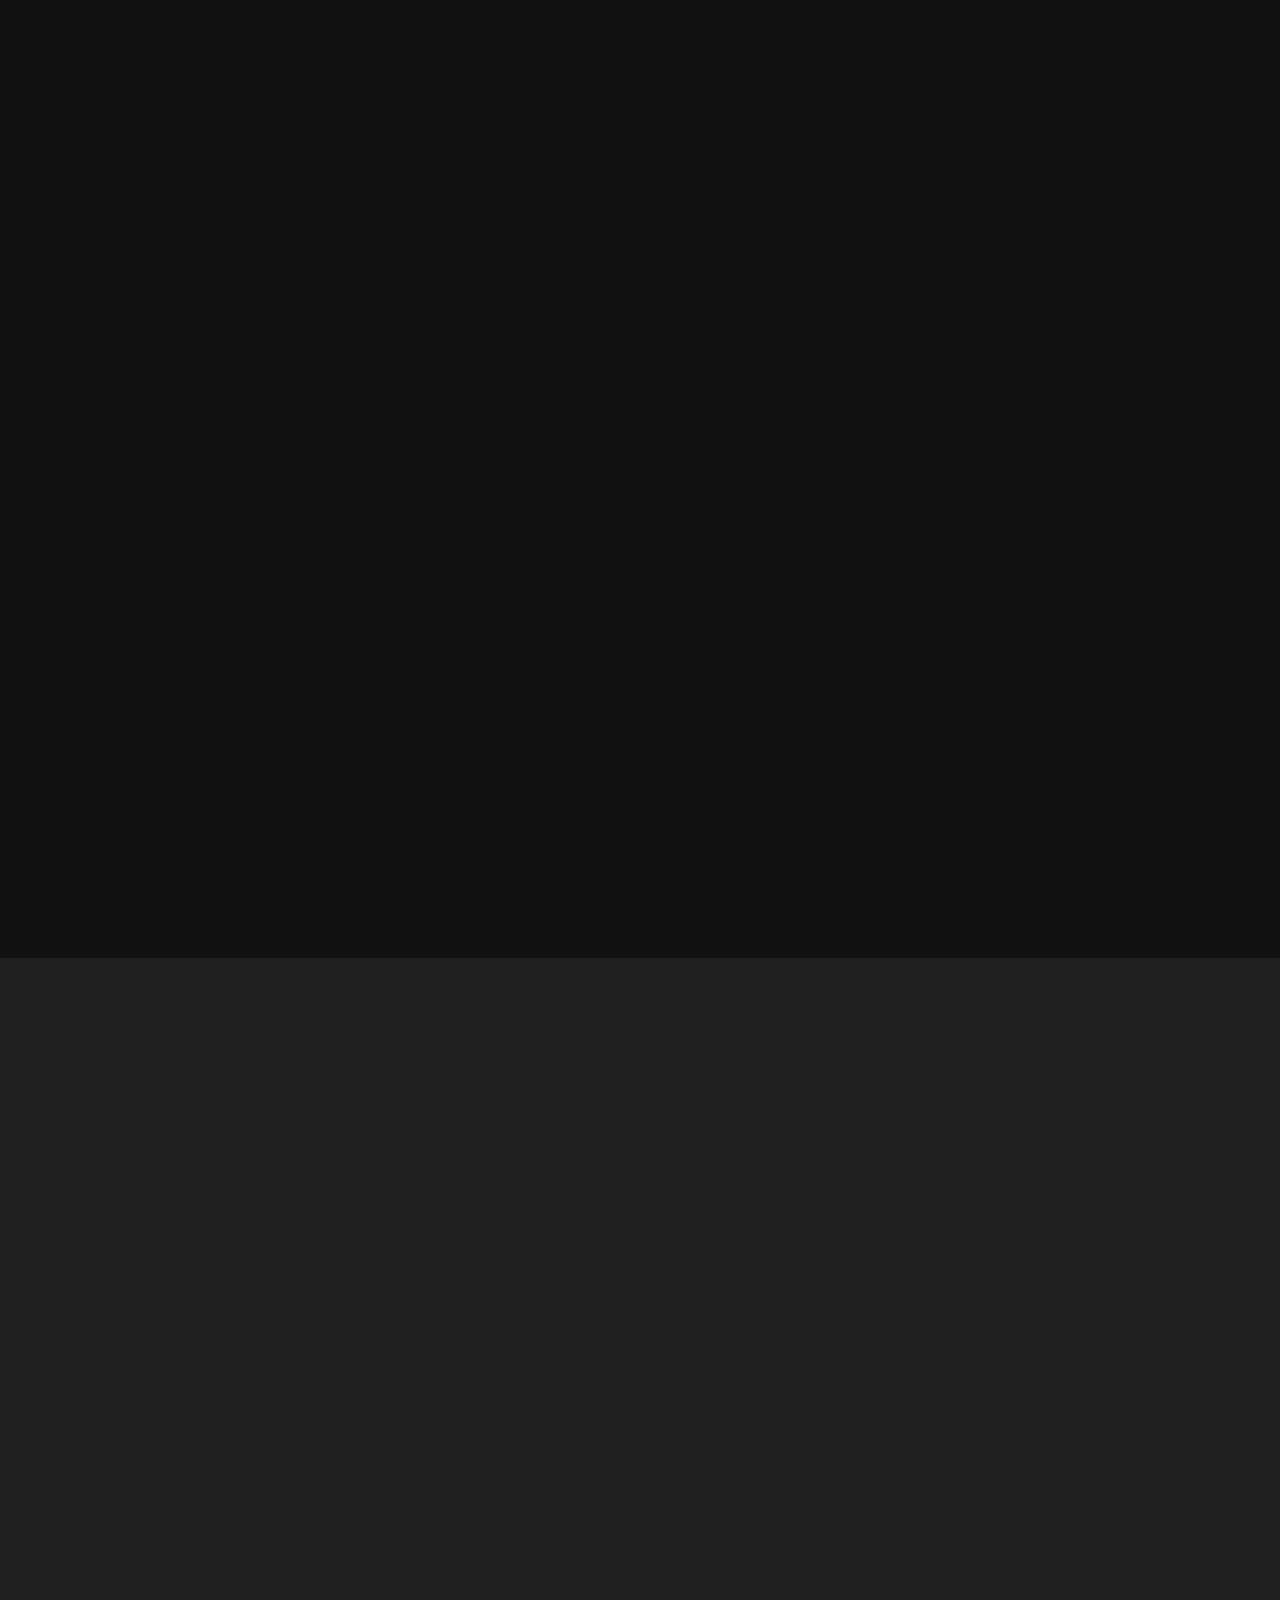
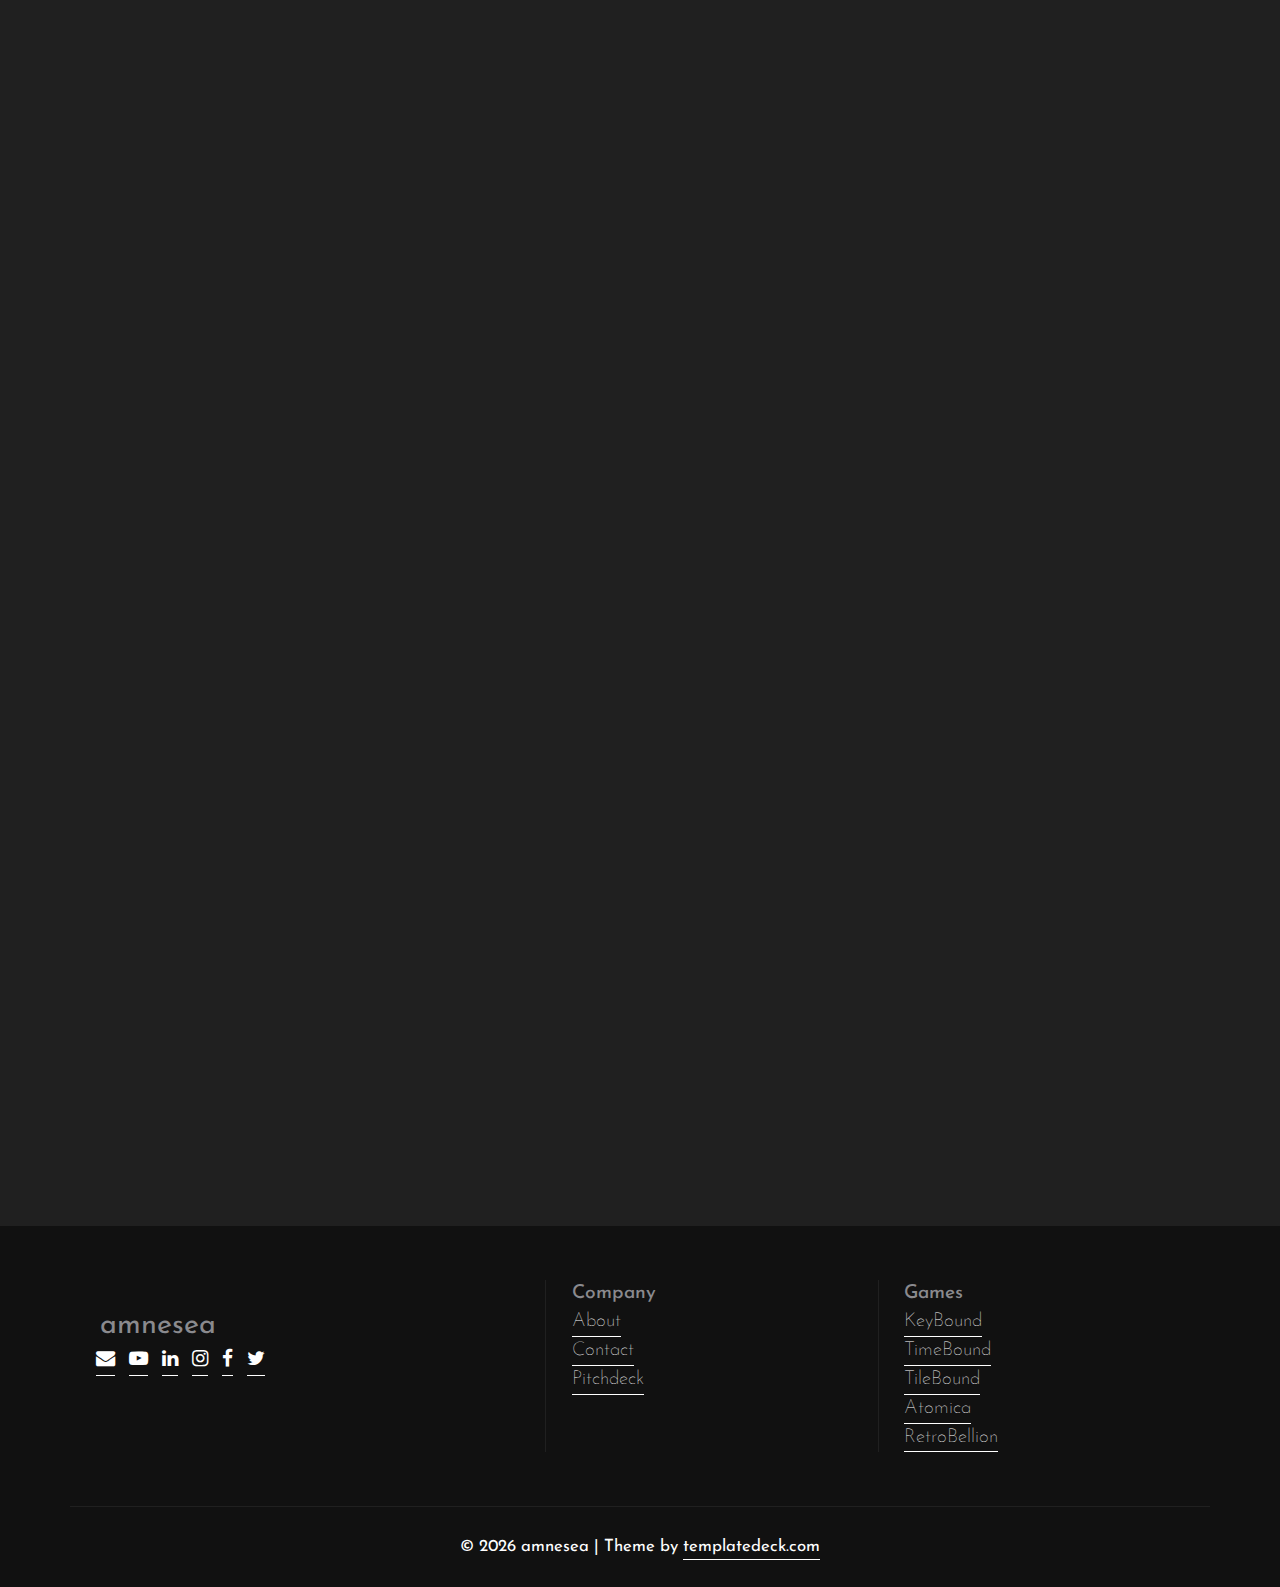
<file: keybound.html>
<!DOCTYPE html>
<html class="h-100" lang="en">

<head>
    <meta charset="utf-8" />
    <meta name="viewport" content="width=device-width,initial-scale=1,shrink-to-fit=no" />

    <!-- Description, Image, URL, Keywords and Author -->
    <meta property="og:url" content="https://amnesea.com/keybound.html" />
    <meta property="og:title" content="Amnesea - KeyBound" />
    <meta property="og:description"
        content="Be amnestic of the reality we live in, and dive into a whole new limitless world!" />

    <meta property="og:image"
        content="https://github.com/Amnesea/amnesea.github.io/blob/361672366b0b640d52a43ede7e32a12a5cd73d05/img/brand/Amnesea%20Name%20Logo.jpg?raw=true" />
    <meta property="og:image:secure_url"
        content="https://github.com/Amnesea/amnesea.github.io/blob/361672366b0b640d52a43ede7e32a12a5cd73d05/img/brand/Amnesea%20Name%20Logo.jpg?raw=true" />

    <meta property="og:image:type" content="image/jpg" />
    <meta property="og:image:width" content="1280" />
    <meta property="og:image:height" content="905" />
    <meta property="og:image:alt" content="Amnesea - KeyBound" />

    <!-- Primary Meta Tags -->
    <meta name="title" content="Amnesea - KeyBound" />
    <meta name="description"
        content="Discover immersive experiences that merge reality and imagination. Be amnestic of the reality we live in, and dive into a whole new limitless world!" />

    <!-- Open Graph / Facebook -->
    <meta property="og:type" content="website" />
    <meta property="og:url" content="https://amnesea.com/keybound.html" />
    <meta property="og:title" content="Amnesea - KeyBound" />
    <meta property="og:description"
        content="Discover immersive experiences that merge reality and imagination. Be amnestic of the reality we live in, and dive into a whole new limitless world!" />

    <!-- Twitter -->
    <meta property="twitter:card" content="summary_large_image" />
    <meta property="twitter:url" content="https://amnesea.com/keybound.html" />
    <meta property="twitter:title" content="Amnesea - KeyBound" />
    <meta property="twitter:description"
        content="Discover immersive experiences that merge reality and imagination. Be amnestic of the reality we live in, and dive into a whole new limitless world!" />
    <meta property="twitter:image"
        content="https://github.com/Amnesea/amnesea.github.io/blob/361672366b0b640d52a43ede7e32a12a5cd73d05/img/brand/Amnesea%20Name%20Logo.jpg?raw=true" />

    <!-- Keywords -->
    <meta name="keywords"
        content="creative, indie, game, games, computer game, studio, website, amnesea.com, metaverse, augmented reality, virtual reality, mixed reality, ar, vr, mr, xr, spatial computing, blockchain" />

    <!-- Theme meta -->
    <meta name="msapplication-TileColor" content="#ffffff" />
    <meta name="msapplication-TileImage" content="/favicon/ms-icon-144x144.png" />
    <meta name="theme-color" content="#ffffff" />
    <meta name="HandheldFriendly" content="true" />

    <!-- Cache Website -->
    <meta http-equiv="Cache-control" content="public" />

    <!-- Favicon -->
    <link rel="apple-touch-icon" sizes="57x57" href="/favicon/apple-icon-57x57.png" />
    <link rel="apple-touch-icon" sizes="60x60" href="/favicon/apple-icon-60x60.png" />
    <link rel="apple-touch-icon" sizes="72x72" href="/favicon/apple-icon-72x72.png" />
    <link rel="apple-touch-icon" sizes="76x76" href="/favicon/apple-icon-76x76.png" />
    <link rel="apple-touch-icon" sizes="114x114" href="/favicon/apple-icon-114x114.png" />
    <link rel="apple-touch-icon" sizes="120x120" href="/favicon/apple-icon-120x120.png" />
    <link rel="apple-touch-icon" sizes="144x144" href="/favicon/apple-icon-144x144.png" />
    <link rel="apple-touch-icon" sizes="152x152" href="/favicon/apple-icon-152x152.png" />
    <link rel="apple-touch-icon" sizes="180x180" href="/favicon/apple-icon-180x180.png" />
    <link rel="icon" type="image/png" sizes="192x192" href="/favicon/android-icon-192x192.png" />
    <link rel="icon" type="image/png" sizes="32x32" href="/favicon/favicon-32x32.png" />
    <link rel="icon" type="image/png" sizes="96x96" href="/favicon/favicon-96x96.png" />
    <link rel="icon" type="image/png" sizes="16x16" href="/favicon/favicon-16x16.png" />
    <link rel="icon" type="image/x-icon" href="/images/favicon.ico" />
    <link rel="manifest" href="/favicon/manifest.json" />
    <link rel="manifest" href="/site.webmanifest" />

    <!-- Stylesheet -->
    <link rel="stylesheet" href="css/theme.css" />
    <link rel="stylesheet" href="css/lightbox.css" />
    <link rel="stylesheet" href="https://cdnjs.cloudflare.com/ajax/libs/font-awesome/4.7.0/css/font-awesome.min.css" />

    <!-- Fonts -->
    <link rel="preconnect" href="https://fonts.googleapis.com" />
    <link rel="preconnect" href="https://fonts.gstatic.com" crossorigin />
    <link
        href="https://fonts.googleapis.com/css2?family=Josefin+Sans:ital,wght@0,100;0,200;0,300;0,400;0,500;0,600;0,700;1,100;1,200;1,300;1,400;1,500;1,600;1,700&display=swap"
        rel="stylesheet" />

    <!-- Title -->
    <title>Amnesea - KeyBound</title>

    <!-- Global site tag (gtag.js) - Google Analytics -->
    <script async src="https://www.googletagmanager.com/gtag/js?id=G-QKDJDKQVLJ"></script>
    <script>
        window.dataLayer = window.dataLayer || [];
        function gtag() {
            dataLayer.push(arguments);
        }
        gtag("js", new Date());

        gtag("config", "G-QKDJDKQVLJ");
    </script>

    <!-- Clarity tracking code for https://amnesea.com/ -->
    <script>
        (function (c, l, a, r, i, t, y) {
            c[a] =
                c[a] ||
                function () {
                    (c[a].q = c[a].q || []).push(arguments);
                };
            t = l.createElement(r);
            t.async = 1;
            t.src = "https://www.clarity.ms/tag/" + i + "?ref=bwt";
            y = l.getElementsByTagName(r)[0];
            y.parentNode.insertBefore(t, y);
        })(window, document, "clarity", "script", "jbuulovrtf");
    </script>
</head>

<body class="bg-black text-white mt-0" data-bs-spy="scroll" data-bs-target="#navScroll">

    <header-component></header-component>

    <main>
        <!-- Main -->

        <div class="w-100 overflow-hidden position-relative bg-black text-white" data-aos="fade">
            <div class="container py-vh-4 position-relative mt-5 px-vw-5 text-center">
                <div class="row d-flex align-items-center justify-content-center py-vh-5"
                    style="padding-top: 16px; padding-bottom: 8px">
                    <div class="col-12 col-xl-10">
                        <h1 class="display-huge mt-3 mb-3 lh-1" style="
                  font-weight: bold;
                  font-size: min(8vw, 256px);
                  text-align: center;
                ">
                            ⚅
                            <br />
                            KeyBound
                        </h1>
                    </div>
                </div>
            </div>
        </div>

        <!-- KeyBound -->

        <div class="bg-dark">
            <br /><br /><br />
            <!-- Images -->

            <div class="w-100 position-relative bg-dark text-white bg-cover d-flex align-items-center">
                <div class="container-fluid px-vw-5">
                    <div class="position-absolute w-100 h-50 bg-dark bottom-0 start-0"></div>
                    <div class="row d-flex align-items-center position-relative justify-content-center px-0 g-5">
                        <div class="col-12 col-lg-7">
                            <a href="img/games/KeyBound/KeyBound Cover.gif" data-lightbox="KeyBound"
                                data-title="KeyBound Cover">
                                <img src="img/games/KeyBound/KeyBound Cover Compressed.gif" width="2280" height="1732"
                                    alt="abstract image" class="img-fluid position-relative rounded-5 shadow"
                                    data-aos="fade-up" />
                            </a>
                        </div>
                        <div class="col-12 col-md-6 col-lg-5">
                            <div class="auto-resizable-iframe">
                                <iframe class="img-fluid position-relative rounded-5 shadow" data-aos="fade-up"
                                    data-aos-duration="2000" src="https://www.youtube.com/embed/tWS2I_Pk3m0"
                                    title="KeyBound Trailer" frameborder="0"
                                    allow="accelerometer; autoplay; clipboard-write; encrypted-media; gyroscope; picture-in-picture; web-share"
                                    allowfullscreen></iframe>
                            </div>
                        </div>
                        <div class="col-12 col-md-6 col-lg-5">
                            <a href="img/games/KeyBound/full/webp/Screenshot 1.webp" data-lightbox="KeyBound"
                                data-title="KeyBound Screenshot #1">
                                <img src="img/games/KeyBound/thumb/webp/Screenshot 1.webp" width="1116" height="848"
                                    alt="abstract image" class="img-fluid position-relative rounded-5 shadow"
                                    data-aos="fade-up" data-aos-duration="2000" />
                            </a>
                        </div>
                        <div class="col-12 col-md-6 col-lg-4">
                            <a href="img/games/KeyBound/full/webp/Screenshot 2.webp" data-lightbox="KeyBound"
                                data-title="KeyBound Screenshot #2">
                                <img src="img/games/KeyBound/thumb/webp/Screenshot 2.webp" width="1116" height="848"
                                    alt="abstract image" class="img-fluid position-relative rounded-5 shadow"
                                    data-aos="fade-up" data-aos-duration="2000" />
                            </a>
                        </div>
                        <div class="col-12 col-md-6 col-lg-4">
                            <a href="img/games/KeyBound/full/webp/Screenshot 3.webp" data-lightbox="KeyBound"
                                data-title="KeyBound Screenshot #3">
                                <img src="img/games/KeyBound/thumb/webp/Screenshot 3.webp" width="1116" height="848"
                                    alt="abstract image" class="img-fluid position-relative rounded-5 shadow"
                                    data-aos="fade-up" data-aos-duration="3000" />
                            </a>
                        </div>
                        <div class="col-12 col-md-6 col-lg-4">
                            <a href="img/games/KeyBound/full/webp/Screenshot 4.webp" data-lightbox="KeyBound"
                                data-title="KeyBound Screenshot #4">
                                <img src="img/games/KeyBound/thumb/webp/Screenshot 4.webp" width="1116" height="848"
                                    alt="abstract image" class="img-fluid position-relative rounded-5 shadow"
                                    data-aos="fade-up" data-aos-duration="3000" />
                            </a>
                        </div>
                    </div>
                </div>
            </div>

            <br />
            <br />
            <br />

            <!-- Information -->

            <div class="bg-black">
                <div class="container px-vw-5 py-vh-5">
                    <div class="row d-flex align-items-center">
                        <div class="col-12 col-lg-7 text-lg-end" data-aos="fade-right">
                            <span class="h5 text-secondary fw-lighter">#1</span>
                            <br /><br />
                            <h2 class="display-4">KeyBound</h2>
                            <h2>A Journey of Reclamation</h2>
                            <hr />
                            <p>
                                Dive into KeyBound, a thrilling rogue-vania platformer where you inhabit a vivid world
                                inspired by keyboards.
                                <br /><br />
                                Embark on an epic quest to recover lost keys and restore functionality to your fractured
                                keyboard.
                                <br /><br />
                                Each key you retrieve brings back essential logic, crucial for rebuilding the realm.
                            </p>
                            <br /><br />
                            <div>
                                <iframe
                                    src="https://store.steampowered.com/widget/3070700/?utm_source=keybound_homepage_steamwidget&utm_campaign=mycampaign"
                                    frameborder="0" max-width="640" width="100%" height="256"></iframe>
                            </div>
                        </div>
                        <div class="col-12 col-lg-5" data-aos="fade-left">
                            <h6 class="pt-5">About Game</h6>
                            <p class="text-secondary">
                                Navigate through intricately connected maps fraught with perilous traps and adversaries,
                                including rebellious keys and formidable bosses. Your skills will be tested in intense
                                combat scenarios where strategic thinking and swift reflexes are key to survival.
                                <br /><br />
                                Experience the thrill of exploration in a world filled with surprises and challenges,
                                where every decision shapes your
                                path forward. With its blend of roguelike unpredictability and metroidvania exploration,
                                KeyBound promises endless
                                replayability and excitement for adventurers of all kinds.
                                <br /><br />
                                Are you ready to embark on this daring mission to reclaim what's lost and restore order
                                to the keyboard realm? The fate
                                of the digital world rests in your hands!
                                <br /><br />
                                <a href="https://agrmayank.itch.io/keybound" target="_blank" rel="noopener"
                                    class="btn btn-outline-light" style="padding-top: 8px"><b>Play Now</b>
                                    <svg xmlns="http://www.w3.org/2000/svg" width="28" height="28" fill="currentColor"
                                        class="bi bi-arrow-right-circle" viewBox="0 0 16 20">
                                        <path fill-rule="evenodd"
                                            d="M1 8a7 7 0 1 0 14 0A7 7 0 0 0 1 8zm15 0A8 8 0 1 1 0 8a8 8 0 0 1 16 0zM4.5 7.5a.5.5 0 0 0 0 1h5.793l-2.147 2.146a.5.5 0 0 0 .708.708l3-3a.5.5 0 0 0 0-.708l-3-3a.5.5 0 1 0-.708.708L10.293 7.5H4.5z" />
                                    </svg>
                                </a>
                            </p>
                            <!-- <h3 class="border-top border-secondary pt-5 mt-5">Development & Engineering</h3>
                            <p class="text-secondary">Lorem ipsum dolor sit amet, consetetur sadipscing elitr, sed diam nonumy eirmod
                                tempor invidunt ut labore et dolore magna aliquyam erat, sed diam voluptua.<br>
                                <a href="#" class="link-fancy link-fancy-light me-2">Tell me more</a>
                                <svg xmlns="http://www.w3.org/2000/svg" width="24" height="24" fill="currentColor"
                                class="bi bi-arrow-right-circle" viewBox="0 0 16 16">
                                <path fill-rule="evenodd"
                                    d="M1 8a7 7 0 1 0 14 0A7 7 0 0 0 1 8zm15 0A8 8 0 1 1 0 8a8 8 0 0 1 16 0zM4.5 7.5a.5.5 0 0 0 0 1h5.793l-2.147 2.146a.5.5 0 0 0 .708.708l3-3a.5.5 0 0 0 0-.708l-3-3a.5.5 0 1 0-.708.708L10.293 7.5H4.5z" />
                                </svg>
                            </p> -->
                        </div>
                    </div>
                </div>
            </div>
        </div>

        <!-- Reviews -->

        <div class="bg-dark py-vh-5">
            <div class="container px-vw-5">
                <div class="row d-flex gx-5 align-items-center">
                    <div class="col-12 col-lg-6">
                        <div class="p-5 pt-0" data-aos="fade">
                            <span class="h5 text-secondary fw-lighter">Glitches, Grumbles, and General
                                Awesomeness</span>
                            <br /><br />
                            <h2 class="display-4">The Reviews We Couldn't Hide.</h2>
                        </div>

                        <!-- Normal Review -->
                        <div class="rounded-5 bg-black p-5 shadow" data-aos="zoom-in-right">
                            <!-- Stars -->
                            <div class="fs-1">
                                <svg xmlns="http://www.w3.org/2000/svg" width="16" height="16" fill="currentColor"
                                    class="bi bi-star-fill" viewBox="0 0 16 16">
                                    <path
                                        d="M3.612 15.443c-.386.198-.824-.149-.746-.592l.83-4.73L.173 6.765c-.329-.314-.158-.888.283-.95l4.898-.696L7.538.792c.197-.39.73-.39.927 0l2.184 4.327 4.898.696c.441.062.612.636.282.95l-3.522 3.356.83 4.73c.078.443-.36.79-.746.592L8 13.187l-4.389 2.256z" />
                                </svg>

                                <svg xmlns="http://www.w3.org/2000/svg" width="16" height="16" fill="currentColor"
                                    class="bi bi-star-fill" viewBox="0 0 16 16">
                                    <path
                                        d="M3.612 15.443c-.386.198-.824-.149-.746-.592l.83-4.73L.173 6.765c-.329-.314-.158-.888.283-.95l4.898-.696L7.538.792c.197-.39.73-.39.927 0l2.184 4.327 4.898.696c.441.062.612.636.282.95l-3.522 3.356.83 4.73c.078.443-.36.79-.746.592L8 13.187l-4.389 2.256z" />
                                </svg>

                                <svg xmlns="http://www.w3.org/2000/svg" width="16" height="16" fill="currentColor"
                                    class="bi bi-star-fill" viewBox="0 0 16 16">
                                    <path
                                        d="M3.612 15.443c-.386.198-.824-.149-.746-.592l.83-4.73L.173 6.765c-.329-.314-.158-.888.283-.95l4.898-.696L7.538.792c.197-.39.73-.39.927 0l2.184 4.327 4.898.696c.441.062.612.636.282.95l-3.522 3.356.83 4.73c.078.443-.36.79-.746.592L8 13.187l-4.389 2.256z" />
                                </svg>

                                <svg xmlns="http://www.w3.org/2000/svg" width="16" height="16" fill="currentColor"
                                    class="bi bi-star-fill" viewBox="0 0 16 16">
                                    <path
                                        d="M3.612 15.443c-.386.198-.824-.149-.746-.592l.83-4.73L.173 6.765c-.329-.314-.158-.888.283-.95l4.898-.696L7.538.792c.197-.39.73-.39.927 0l2.184 4.327 4.898.696c.441.062.612.636.282.95l-3.522 3.356.83 4.73c.078.443-.36.79-.746.592L8 13.187l-4.389 2.256z" />
                                </svg>

                                <svg xmlns="http://www.w3.org/2000/svg" width="16" height="16" fill="currentColor"
                                    class="bi bi-star-half" viewBox="0 0 16 16">
                                    <path
                                        d="M5.354 5.119 7.538.792A.516.516 0 0 1 8 .5c.183 0 .366.097.465.292l2.184 4.327 4.898.696A.537.537 0 0 1 16 6.32a.548.548 0 0 1-.17.445l-3.523 3.356.83 4.73c.078.443-.36.79-.746.592L8 13.187l-4.389 2.256a.52.52 0 0 1-.146.05c-.342.06-.668-.254-.6-.642l.83-4.73L.173 6.765a.55.55 0 0 1-.172-.403.58.58 0 0 1 .085-.302.513.513 0 0 1 .37-.245l4.898-.696zM8 12.027a.5.5 0 0 1 .232.056l3.686 1.894-.694-3.957a.565.565 0 0 1 .162-.505l2.907-2.77-4.052-.576a.525.525 0 0 1-.393-.288L8.001 2.223 8 2.226v9.8z" />
                                </svg>
                            </div>

                            <!-- Review -->
                            <p class="text-secondary lead">
                                "...concept of getting power by getting keys is nice, it could make a great
                                Metroidvania..."
                            </p>

                            <!-- User -->
                            <div
                                class="d-flex justify-content-start align-items-center border-top border-secondary pt-3">
                                <img src="img/people/users/rya.png" width="96" height="96" class="rounded-circle me-3"
                                    alt="a nice person" data-aos="fade" loading="lazy" />
                                <div>
                                    <span class="h6 fw-5">
                                        <a href="https://projectsrya.itch.io/" class="link-fancy link-fancy-light me-2"
                                            target="_blank" rel="noopener">rya (:>)</a> </span><br />
                                    <small class="text-secondary">Game: KeyBound</small>
                                </div>
                            </div>
                        </div>

                        <!-- Colorful Review -->
                        <!-- <div class="rounded-5 bg-black p-5 shadow mt-5 gradient" data-aos="zoom-in-left">
                      <div class="fs-1">
                        <svg xmlns="http://www.w3.org/2000/svg" width="16" height="16" fill="currentColor"
                          class="bi bi-star-fill" viewBox="0 0 16 16">
                          <path
                            d="M3.612 15.443c-.386.198-.824-.149-.746-.592l.83-4.73L.173 6.765c-.329-.314-.158-.888.283-.95l4.898-.696L7.538.792c.197-.39.73-.39.927 0l2.184 4.327 4.898.696c.441.062.612.636.282.95l-3.522 3.356.83 4.73c.078.443-.36.79-.746.592L8 13.187l-4.389 2.256z" />
                        </svg>

                        <svg xmlns="http://www.w3.org/2000/svg" width="16" height="16" fill="currentColor"
                          class="bi bi-star-fill" viewBox="0 0 16 16">
                          <path
                            d="M3.612 15.443c-.386.198-.824-.149-.746-.592l.83-4.73L.173 6.765c-.329-.314-.158-.888.283-.95l4.898-.696L7.538.792c.197-.39.73-.39.927 0l2.184 4.327 4.898.696c.441.062.612.636.282.95l-3.522 3.356.83 4.73c.078.443-.36.79-.746.592L8 13.187l-4.389 2.256z" />
                        </svg>

                        <svg xmlns="http://www.w3.org/2000/svg" width="16" height="16" fill="currentColor"
                          class="bi bi-star-fill" viewBox="0 0 16 16">
                          <path
                            d="M3.612 15.443c-.386.198-.824-.149-.746-.592l.83-4.73L.173 6.765c-.329-.314-.158-.888.283-.95l4.898-.696L7.538.792c.197-.39.73-.39.927 0l2.184 4.327 4.898.696c.441.062.612.636.282.95l-3.522 3.356.83 4.73c.078.443-.36.79-.746.592L8 13.187l-4.389 2.256z" />
                        </svg>

                        <svg xmlns="http://www.w3.org/2000/svg" width="16" height="16" fill="currentColor"
                          class="bi bi-star-fill" viewBox="0 0 16 16">
                          <path
                            d="M3.612 15.443c-.386.198-.824-.149-.746-.592l.83-4.73L.173 6.765c-.329-.314-.158-.888.283-.95l4.898-.696L7.538.792c.197-.39.73-.39.927 0l2.184 4.327 4.898.696c.441.062.612.636.282.95l-3.522 3.356.83 4.73c.078.443-.36.79-.746.592L8 13.187l-4.389 2.256z" />
                        </svg>

                        <svg xmlns="http://www.w3.org/2000/svg" width="16" height="16" fill="currentColor"
                          class="bi bi-star-fill" viewBox="0 0 16 16">
                          <path
                            d="M3.612 15.443c-.386.198-.824-.149-.746-.592l.83-4.73L.173 6.765c-.329-.314-.158-.888.283-.95l4.898-.696L7.538.792c.197-.39.73-.39.927 0l2.184 4.327 4.898.696c.441.062.612.636.282.95l-3.522 3.356.83 4.73c.078.443-.36.79-.746.592L8 13.187l-4.389 2.256z" />
                        </svg>
                      </div>
                      <p class="lead">"Consectetur adipisicing elit, sed do eiusmod tempor incididunt ut labore et dolore magna
                        aliqua. Ut enim ad minim veniam, quis nostrud exercitation ullamco laboris nisi ut aliquip ex ea commodo
                        consequat."</p>
                      <div class="d-flex justify-content-start align-items-center border-top pt-3">
                        <img src="img/webp/person16.webp" width="96" height="96" class="rounded-circle me-3" alt="a nice person"
                          data-aos="fade" loading="lazy">
                        <div>
                          <span class="h6 fw-5">Jane Doemunsky</span><br>
                          <small>COO, The Boo Corp.</small>
                        </div>
                      </div>
                    </div> -->
                    </div>

                    <div class="col-12 col-lg-6" style="padding-top: 48px">
                        <!-- Normal Review -->
                        <div class="rounded-5 bg-black p-5 shadow" data-aos="zoom-in-right">
                            <!-- Stars -->
                            <div class="fs-1">
                                <svg xmlns="http://www.w3.org/2000/svg" width="16" height="16" fill="currentColor"
                                    class="bi bi-star-fill" viewBox="0 0 16 16">
                                    <path
                                        d="M3.612 15.443c-.386.198-.824-.149-.746-.592l.83-4.73L.173 6.765c-.329-.314-.158-.888.283-.95l4.898-.696L7.538.792c.197-.39.73-.39.927 0l2.184 4.327 4.898.696c.441.062.612.636.282.95l-3.522 3.356.83 4.73c.078.443-.36.79-.746.592L8 13.187l-4.389 2.256z" />
                                </svg>

                                <svg xmlns="http://www.w3.org/2000/svg" width="16" height="16" fill="currentColor"
                                    class="bi bi-star-fill" viewBox="0 0 16 16">
                                    <path
                                        d="M3.612 15.443c-.386.198-.824-.149-.746-.592l.83-4.73L.173 6.765c-.329-.314-.158-.888.283-.95l4.898-.696L7.538.792c.197-.39.73-.39.927 0l2.184 4.327 4.898.696c.441.062.612.636.282.95l-3.522 3.356.83 4.73c.078.443-.36.79-.746.592L8 13.187l-4.389 2.256z" />
                                </svg>

                                <svg xmlns="http://www.w3.org/2000/svg" width="16" height="16" fill="currentColor"
                                    class="bi bi-star-fill" viewBox="0 0 16 16">
                                    <path
                                        d="M3.612 15.443c-.386.198-.824-.149-.746-.592l.83-4.73L.173 6.765c-.329-.314-.158-.888.283-.95l4.898-.696L7.538.792c.197-.39.73-.39.927 0l2.184 4.327 4.898.696c.441.062.612.636.282.95l-3.522 3.356.83 4.73c.078.443-.36.79-.746.592L8 13.187l-4.389 2.256z" />
                                </svg>

                                <svg xmlns="http://www.w3.org/2000/svg" width="16" height="16" fill="currentColor"
                                    class="bi bi-star-fill" viewBox="0 0 16 16">
                                    <path
                                        d="M3.612 15.443c-.386.198-.824-.149-.746-.592l.83-4.73L.173 6.765c-.329-.314-.158-.888.283-.95l4.898-.696L7.538.792c.197-.39.73-.39.927 0l2.184 4.327 4.898.696c.441.062.612.636.282.95l-3.522 3.356.83 4.73c.078.443-.36.79-.746.592L8 13.187l-4.389 2.256z" />
                                </svg>

                                <svg xmlns="http://www.w3.org/2000/svg" width="16" height="16" fill="currentColor"
                                    class="bi bi-star-fill" viewBox="0 0 16 16">
                                    <path
                                        d="M3.612 15.443c-.386.198-.824-.149-.746-.592l.83-4.73L.173 6.765c-.329-.314-.158-.888.283-.95l4.898-.696L7.538.792c.197-.39.73-.39.927 0l2.184 4.327 4.898.696c.441.062.612.636.282.95l-3.522 3.356.83 4.73c.078.443-.36.79-.746.592L8 13.187l-4.389 2.256z" />
                                </svg>
                            </div>

                            <!-- Review -->
                            <p class="text-secondary lead">
                                "...this art was so cute oml... and i loved the experience of
                                collecting keys to do more things. i treasure this"
                            </p>

                            <!-- User -->
                            <div
                                class="d-flex justify-content-start align-items-center border-top border-secondary pt-3">
                                <img src="img/people/users/robobarbie.png" width="96" height="96"
                                    class="rounded-circle me-3" alt="a nice person" data-aos="fade" loading="lazy" />
                                <div>
                                    <span class="h6 fw-5">
                                        <a href="https://ldjam.com/users/robobarbie/"
                                            class="link-fancy link-fancy-light me-2" target="_blank"
                                            rel="noopener">robobarbie</a> </span><br />
                                    <small class="text-secondary">Game: KeyBound</small>
                                </div>
                            </div>
                        </div>

                        <br /><br />

                        <!-- Normal Review -->
                        <div class="rounded-5 bg-black p-5 shadow" data-aos="zoom-in-right">
                            <!-- Stars -->
                            <div class="fs-1">
                                <svg xmlns="http://www.w3.org/2000/svg" width="16" height="16" fill="currentColor"
                                    class="bi bi-star-fill" viewBox="0 0 16 16">
                                    <path
                                        d="M3.612 15.443c-.386.198-.824-.149-.746-.592l.83-4.73L.173 6.765c-.329-.314-.158-.888.283-.95l4.898-.696L7.538.792c.197-.39.73-.39.927 0l2.184 4.327 4.898.696c.441.062.612.636.282.95l-3.522 3.356.83 4.73c.078.443-.36.79-.746.592L8 13.187l-4.389 2.256z" />
                                </svg>

                                <svg xmlns="http://www.w3.org/2000/svg" width="16" height="16" fill="currentColor"
                                    class="bi bi-star-fill" viewBox="0 0 16 16">
                                    <path
                                        d="M3.612 15.443c-.386.198-.824-.149-.746-.592l.83-4.73L.173 6.765c-.329-.314-.158-.888.283-.95l4.898-.696L7.538.792c.197-.39.73-.39.927 0l2.184 4.327 4.898.696c.441.062.612.636.282.95l-3.522 3.356.83 4.73c.078.443-.36.79-.746.592L8 13.187l-4.389 2.256z" />
                                </svg>

                                <svg xmlns="http://www.w3.org/2000/svg" width="16" height="16" fill="currentColor"
                                    class="bi bi-star-fill" viewBox="0 0 16 16">
                                    <path
                                        d="M3.612 15.443c-.386.198-.824-.149-.746-.592l.83-4.73L.173 6.765c-.329-.314-.158-.888.283-.95l4.898-.696L7.538.792c.197-.39.73-.39.927 0l2.184 4.327 4.898.696c.441.062.612.636.282.95l-3.522 3.356.83 4.73c.078.443-.36.79-.746.592L8 13.187l-4.389 2.256z" />
                                </svg>

                                <svg xmlns="http://www.w3.org/2000/svg" width="16" height="16" fill="currentColor"
                                    class="bi bi-star-fill" viewBox="0 0 16 16">
                                    <path
                                        d="M3.612 15.443c-.386.198-.824-.149-.746-.592l.83-4.73L.173 6.765c-.329-.314-.158-.888.283-.95l4.898-.696L7.538.792c.197-.39.73-.39.927 0l2.184 4.327 4.898.696c.441.062.612.636.282.95l-3.522 3.356.83 4.73c.078.443-.36.79-.746.592L8 13.187l-4.389 2.256z" />
                                </svg>

                                <svg xmlns="http://www.w3.org/2000/svg" width="16" height="16" fill="currentColor"
                                    class="bi bi-star-fill" viewBox="0 0 16 16">
                                    <path
                                        d="M3.612 15.443c-.386.198-.824-.149-.746-.592l.83-4.73L.173 6.765c-.329-.314-.158-.888.283-.95l4.898-.696L7.538.792c.197-.39.73-.39.927 0l2.184 4.327 4.898.696c.441.062.612.636.282.95l-3.522 3.356.83 4.73c.078.443-.36.79-.746.592L8 13.187l-4.389 2.256z" />
                                </svg>
                            </div>

                            <!-- Review -->
                            <p class="text-secondary lead">
                                "Really sick - i love the neon glow of everything, the way you
                                gradually unlock more keys, and the animations were really
                                fun. Nice work!"
                            </p>

                            <!-- User -->
                            <div
                                class="d-flex justify-content-start align-items-center border-top border-secondary pt-3">
                                <img src="img/people/users/dan burns.png" width="96" height="96"
                                    class="rounded-circle me-3" alt="a nice person" data-aos="fade" loading="lazy" />
                                <div>
                                    <span class="h6 fw-5">
                                        <a href="https://ldjam.com/users/dan-burns/"
                                            class="link-fancy link-fancy-light me-2" target="_blank" rel="noopener">Dan
                                            Burns</a> </span><br />
                                    <small class="text-secondary">Game: KeyBound</small>
                                </div>
                            </div>
                        </div>

                        <!-- Normal Review (Original Code)-->
                        <!-- <div class="rounded-5 bg-black p-5 shadow mt-5" data-aos="zoom-in-right">
                      <div class="fs-1">
                        <svg xmlns="http://www.w3.org/2000/svg" width="16" height="16" fill="currentColor"
                          class="bi bi-star-fill" viewBox="0 0 16 16">
                          <path
                            d="M3.612 15.443c-.386.198-.824-.149-.746-.592l.83-4.73L.173 6.765c-.329-.314-.158-.888.283-.95l4.898-.696L7.538.792c.197-.39.73-.39.927 0l2.184 4.327 4.898.696c.441.062.612.636.282.95l-3.522 3.356.83 4.73c.078.443-.36.79-.746.592L8 13.187l-4.389 2.256z" />
                        </svg>

                        <svg xmlns="http://www.w3.org/2000/svg" width="16" height="16" fill="currentColor"
                          class="bi bi-star-fill" viewBox="0 0 16 16">
                          <path
                            d="M3.612 15.443c-.386.198-.824-.149-.746-.592l.83-4.73L.173 6.765c-.329-.314-.158-.888.283-.95l4.898-.696L7.538.792c.197-.39.73-.39.927 0l2.184 4.327 4.898.696c.441.062.612.636.282.95l-3.522 3.356.83 4.73c.078.443-.36.79-.746.592L8 13.187l-4.389 2.256z" />
                        </svg>

                        <svg xmlns="http://www.w3.org/2000/svg" width="16" height="16" fill="currentColor"
                          class="bi bi-star-fill" viewBox="0 0 16 16">
                          <path
                            d="M3.612 15.443c-.386.198-.824-.149-.746-.592l.83-4.73L.173 6.765c-.329-.314-.158-.888.283-.95l4.898-.696L7.538.792c.197-.39.73-.39.927 0l2.184 4.327 4.898.696c.441.062.612.636.282.95l-3.522 3.356.83 4.73c.078.443-.36.79-.746.592L8 13.187l-4.389 2.256z" />
                        </svg>

                        <svg xmlns="http://www.w3.org/2000/svg" width="16" height="16" fill="currentColor"
                          class="bi bi-star-fill" viewBox="0 0 16 16">
                          <path
                            d="M3.612 15.443c-.386.198-.824-.149-.746-.592l.83-4.73L.173 6.765c-.329-.314-.158-.888.283-.95l4.898-.696L7.538.792c.197-.39.73-.39.927 0l2.184 4.327 4.898.696c.441.062.612.636.282.95l-3.522 3.356.83 4.73c.078.443-.36.79-.746.592L8 13.187l-4.389 2.256z" />
                        </svg>

                        <svg xmlns="http://www.w3.org/2000/svg" width="16" height="16" fill="currentColor"
                          class="bi bi-star-half" viewBox="0 0 16 16">
                          <path
                            d="M5.354 5.119 7.538.792A.516.516 0 0 1 8 .5c.183 0 .366.097.465.292l2.184 4.327 4.898.696A.537.537 0 0 1 16 6.32a.548.548 0 0 1-.17.445l-3.523 3.356.83 4.73c.078.443-.36.79-.746.592L8 13.187l-4.389 2.256a.52.52 0 0 1-.146.05c-.342.06-.668-.254-.6-.642l.83-4.73L.173 6.765a.55.55 0 0 1-.172-.403.58.58 0 0 1 .085-.302.513.513 0 0 1 .37-.245l4.898-.696zM8 12.027a.5.5 0 0 1 .232.056l3.686 1.894-.694-3.957a.565.565 0 0 1 .162-.505l2.907-2.77-4.052-.576a.525.525 0 0 1-.393-.288L8.001 2.223 8 2.226v9.8z" />
                        </svg>

                      </div>
                      <p class="text-secondary lead">"Lorem ipsum dolor sit amet, consectetur tempor incididunt ut labore et
                        dolore magna aliqua. Ut enim ad minim veniam. quis nostrud exercitation ullamco laboris nisi ut aliquip
                        ex ea commodo consequat."</p>
                      <div class="d-flex justify-content-start align-items-center border-top border-secondary pt-3">
                        <img src="img/webp/person13.webp" width="96" height="96" class="rounded-circle me-3" alt="a nice person"
                          data-aos="fade" loading="lazy">
                        <div>
                          <span class="h6 fw-5">Jane Doemunsky</span><br>
                          <small class="text-secondary">COO, The Boo Corp.</small>
                        </div>
                      </div>
                    </div> -->
                    </div>
                </div>
            </div>
        </div>
    </main>

    <footer class="bg-black border-top border-dark">

        <footer-component></footer-component>

        <div class="container text-center small py-vh-2 border-top border-dark">
            &copy;
            <script>
                document.write(new Date().getFullYear());
            </script>
            amnesea | Theme by
            <a rel="noopener" href="https://templatedeck.com" class="link-fancy link-fancy-light" target="_blank">
                templatedeck.com</a>
        </div>
    </footer>

    <script src="js/header.js" type="text/javascript" defer></script>
    <script src="js/footer.js" type="text/javascript" defer></script>

    <script src="js/lightbox-plus-jquery.js"></script>
    <script src="js/bootstrap.bundle.min.js"></script>
    <script src="js/aos.js"></script>
    <script>
        AOS.init({
            duration: 800, // values from 0 to 3000, with step 50ms
        });
    </script>
    <script>
        let scrollpos = window.scrollY;
        const header = document.querySelector(".navbar");
        const header_height = header.offsetHeight;

        const add_class_on_scroll = () =>
            header.classList.add("scrolled", "shadow-sm");
        const remove_class_on_scroll = () =>
            header.classList.remove("scrolled", "shadow-sm");

        window.addEventListener("scroll", function () {
            scrollpos = window.scrollY;

            if (scrollpos >= header_height) {
                add_class_on_scroll();
            } else {
                remove_class_on_scroll();
            }

            console.log(scrollpos);
        });
    </script>
</body>

</html>
</file>
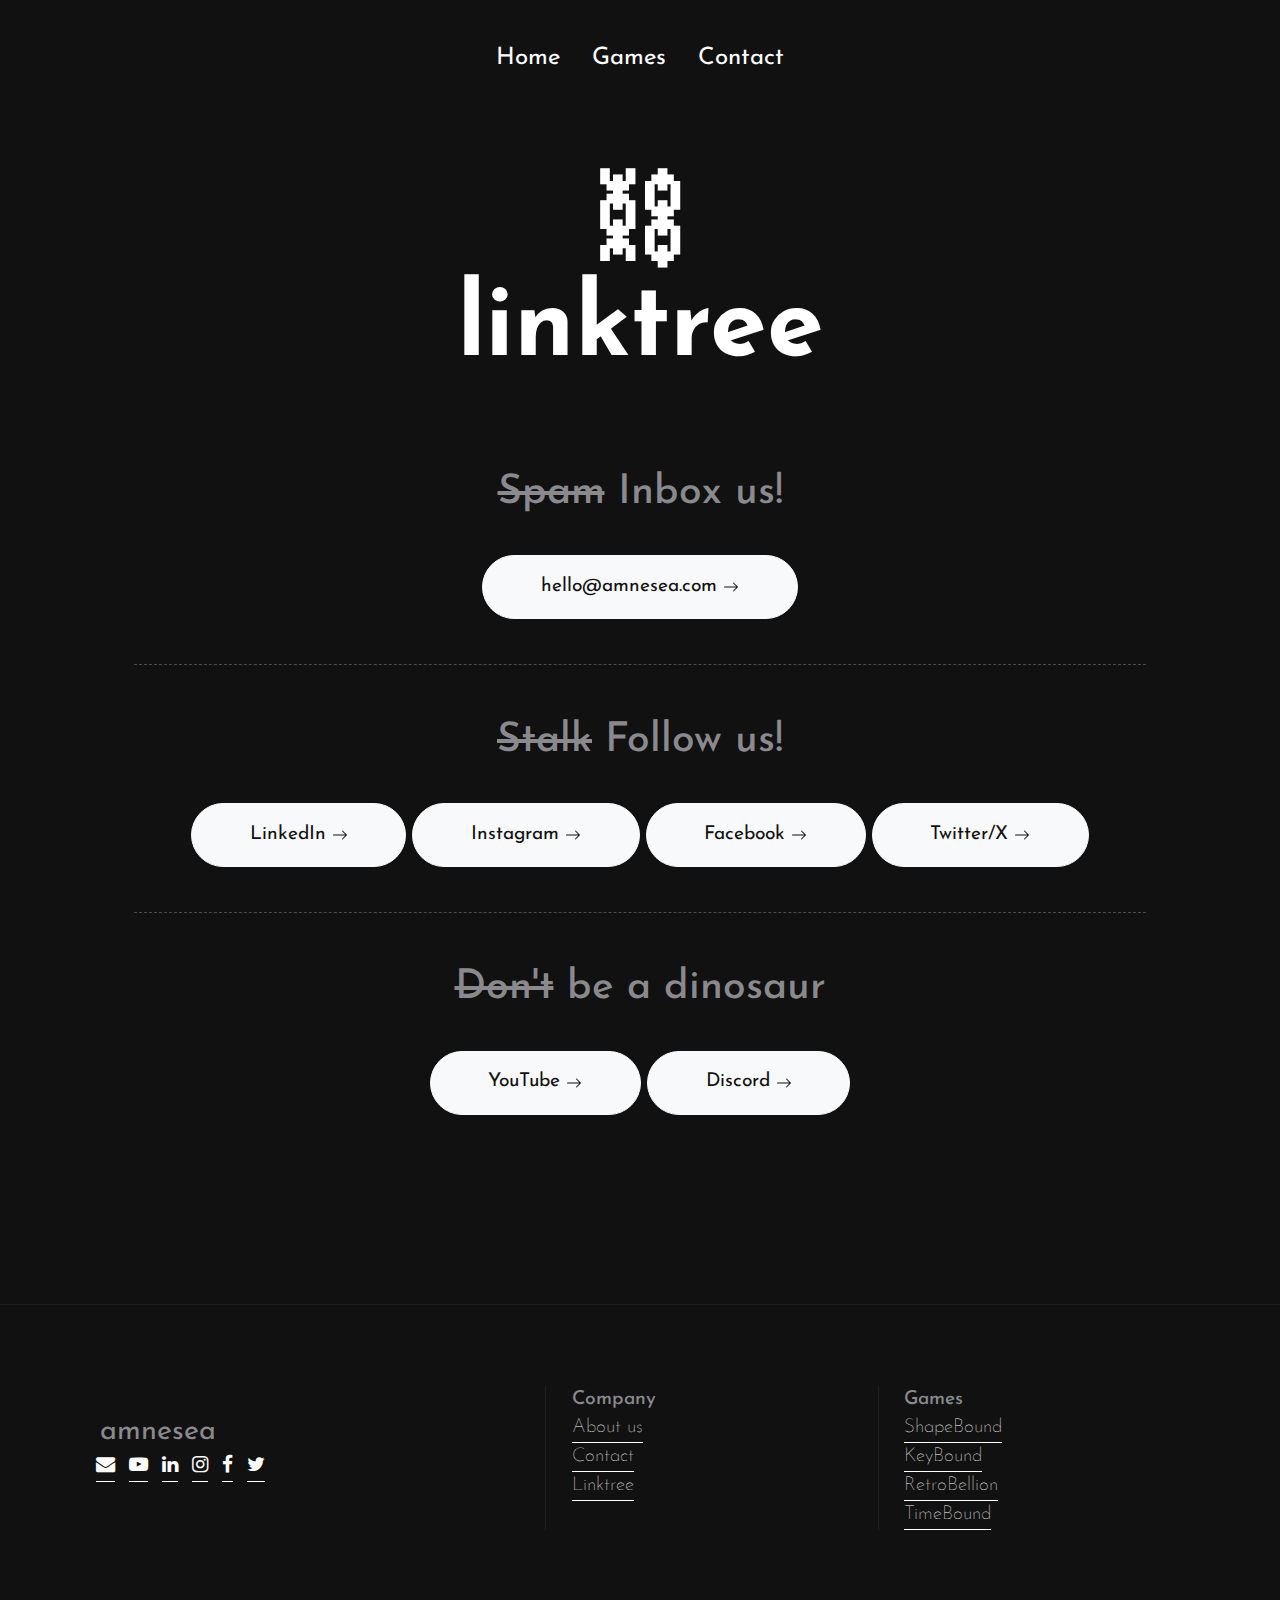
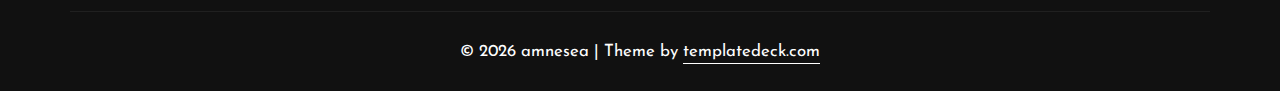
<file: linktree.html>
<!doctype html>
<html class="h-100" lang="en">

<head>
    <meta charset="utf-8" />
    <meta name="viewport" content="width=device-width,initial-scale=1,shrink-to-fit=no">

    <!-- Description, Image, URL, Keywords and Author -->
    <meta property="og:url" content="https://amnesea.com/linktree.html" />
    <meta property="og:title" content="Amnesea - Linktree" />
    <meta property="og:description"
        content="Be amnestic of the reality we live in, and dive into a whole new limitless world!" />

    <meta property="og:image"
        content="https://github.com/Amnesea/amnesea.github.io/blob/e0a5f94cbd81329f906ace0a220801344ebf78af/img/brand/Amnesea%20Banner%20Lines%20Thumb.jpeg?raw=true" />
    <meta property="og:image:secure_url"
        content="https://github.com/Amnesea/amnesea.github.io/blob/e0a5f94cbd81329f906ace0a220801344ebf78af/img/brand/Amnesea%20Banner%20Lines%20Thumb.jpeg?raw=true" />

    <meta property="og:image:type" content="image/jpg" />
    <meta property="og:image:width" content="1280" />
    <meta property="og:image:height" content="905" />
    <meta property="og:image:alt" content="Amnesea - Linktree" />

    <!-- Primary Meta Tags -->
    <meta name="title" content="Amnesea - Linktree" />
    <meta name="description"
        content="Discover immersive experiences that merge reality and imagination. Be amnestic of the reality we live in, and dive into a whole new limitless world!" />

    <!-- Open Graph / Facebook -->
    <meta property="og:type" content="website" />
    <meta property="og:url" content="https://amnesea.com/linktree.html" />
    <meta property="og:title" content="Amnesea - Linktree" />
    <meta property="og:description"
        content="Discover immersive experiences that merge reality and imagination. Be amnestic of the reality we live in, and dive into a whole new limitless world!" />

    <!-- Twitter -->
    <meta property="twitter:card" content="summary_large_image" />
    <meta property="twitter:url" content="https://amnesea.com/linktree.html" />
    <meta property="twitter:title" content="Amnesea - Linktree" />
    <meta property="twitter:description"
        content="Discover immersive experiences that merge reality and imagination. Be amnestic of the reality we live in, and dive into a whole new limitless world!" />
    <meta property="twitter:image"
        content="https://github.com/Amnesea/amnesea.github.io/blob/e0a5f94cbd81329f906ace0a220801344ebf78af/img/brand/Amnesea%20Banner%20Lines%20Thumb.jpeg?raw=true" />

    <!-- Keywords -->
    <meta name="keywords"
        content="creative, indie, game, games, computer game, studio, website, amnesea.com, metaverse, augmented reality, virtual reality, mixed reality, ar, vr, mr, xr, spatial computing, blockchain" />

    <!-- Theme meta -->
    <meta name="msapplication-TileColor" content="#ffffff" />
    <meta name="msapplication-TileImage" content="/favicon/ms-icon-144x144.png" />
    <meta name="theme-color" content="#ffffff" />
    <meta name="HandheldFriendly" content="true">

    <!-- Cache Website -->
    <meta http-equiv="Cache-control" content="public">

    <!-- Favicon -->
    <link rel="apple-touch-icon" sizes="57x57" href="/favicon/apple-icon-57x57.png" />
    <link rel="apple-touch-icon" sizes="60x60" href="/favicon/apple-icon-60x60.png" />
    <link rel="apple-touch-icon" sizes="72x72" href="/favicon/apple-icon-72x72.png" />
    <link rel="apple-touch-icon" sizes="76x76" href="/favicon/apple-icon-76x76.png" />
    <link rel="apple-touch-icon" sizes="114x114" href="/favicon/apple-icon-114x114.png" />
    <link rel="apple-touch-icon" sizes="120x120" href="/favicon/apple-icon-120x120.png" />
    <link rel="apple-touch-icon" sizes="144x144" href="/favicon/apple-icon-144x144.png" />
    <link rel="apple-touch-icon" sizes="152x152" href="/favicon/apple-icon-152x152.png" />
    <link rel="apple-touch-icon" sizes="180x180" href="/favicon/apple-icon-180x180.png" />
    <link rel="icon" type="image/png" sizes="192x192" href="/favicon/android-icon-192x192.png" />
    <link rel="icon" type="image/png" sizes="32x32" href="/favicon/favicon-32x32.png" />
    <link rel="icon" type="image/png" sizes="96x96" href="/favicon/favicon-96x96.png" />
    <link rel="icon" type="image/png" sizes="16x16" href="/favicon/favicon-16x16.png" />
    <link rel="icon" type="image/x-icon" href="/images/favicon.ico">
    <link rel="manifest" href="/favicon/manifest.json" />
    <link rel="manifest" href="/site.webmanifest" />

    <!-- Stylesheet -->
    <link rel="stylesheet" href="css/theme.css" />
    <link rel="stylesheet" href="css/lightbox.css" />
    <link rel="stylesheet" href="https://cdnjs.cloudflare.com/ajax/libs/font-awesome/4.7.0/css/font-awesome.min.css" />

    <!-- Fonts -->
    <link rel="preconnect" href="https://fonts.googleapis.com">
    <link rel="preconnect" href="https://fonts.gstatic.com" crossorigin>
    <link
        href="https://fonts.googleapis.com/css2?family=Josefin+Sans:ital,wght@0,100;0,200;0,300;0,400;0,500;0,600;0,700;1,100;1,200;1,300;1,400;1,500;1,600;1,700&display=swap"
        rel="stylesheet">

    <!-- Title -->
    <title>Amnesea - Linktree</title>

    <!-- Global site tag (gtag.js) - Google Analytics -->
    <script async src="https://www.googletagmanager.com/gtag/js?id=G-QKDJDKQVLJ"></script>
    <script>
        window.dataLayer = window.dataLayer || [];
        function gtag() {
            dataLayer.push(arguments);
        }
        gtag("js", new Date());

        gtag("config", "G-QKDJDKQVLJ");
    </script>

</head>

<body class="bg-black text-white mt-0" data-bs-spy="scroll" data-bs-target="#navScroll">

    <nav id="navScroll" class="navbar navbar-dark bg-black fixed-top px-vw-5" tabindex="0">
        <div class="container">
            <!-- <a class="navbar-brand pe-md-4 fs-4 col-12 col-md-auto text-center" href="index.html">
        <span class="ms-md-1 mt-1 fw-bolder me-md-5">amnesea</span>
      </a> -->

            <ul class="navbar-nav mx-auto mb-2 mb-lg-0 list-group list-group-horizontal">
                <li class="nav-item">
                    <a class="nav-link fs-5" href="index.html" aria-label="Homepage">
                        Home
                    </a>
                </li>
                <li class="nav-item">
                    <a class="nav-link fs-5" href="index.html#games-start" aria-label="A sample content page">
                        Games
                    </a>
                </li>
                <li class="nav-item">
                    <a class="nav-link fs-5" href="contact.html" aria-label="A system message page">
                        Contact
                    </a>
                </li>

            </ul>
            <!-- <a href="https://templatedeck.com/klar-html-template.html" aria-label="Download this template"
        class="btn btn-outline-light">
        <small>Download Template</small>
      </a> -->
        </div>
    </nav>

    <main>

        <!-- Main -->

        <div class="w-100 overflow-hidden position-relative bg-black text-white" data-aos="fade">
            <div class="position-absolute w-100 h-100 bg-black opacity-75 top-0 start-0"></div>
            <div class="container py-vh-4 position-relative mt-5 px-vw-5 text-center">
                <div class="row d-flex align-items-center justify-content-center py-vh-5" style="padding-top: 32px;">
                    <div class="col-12 col-xl-10">
                        <h1 class="display-huge mt-3 mb-3 lh-1" style="font-weight: bold; font-size: min(8vw, 256px)">
                            ⛓
                            <br>
                            linktree
                        </h1>
                    </div>
                    <div class="col-12 text-center" style="padding-top: 64px;">
                        <p class="lead text-secondary"
                            style="font-weight: 500;font-size: max(3.2vw, 24px); padding-bottom: 16px;">
                            <del>Spam</del> Inbox us!
                        </p>
                        <a href="mailto:hello@amnesea.com?subject=[What-you-want-to-talk-about]&amp;body=Hi, My name is [Your-Name] and I am reaching out about [Topic]"
                            class="btn btn-xl btn-light">hello@amnesea.com
                            <svg xmlns="http://www.w3.org/2000/svg" width="16" height="16" fill="currentColor"
                                class="bi bi-arrow-right" viewBox="0 0 16 16">
                                <path fill-rule="evenodd"
                                    d="M1 8a.5.5 0 0 1 .5-.5h11.793l-3.147-3.146a.5.5 0 0 1 .708-.708l4 4a.5.5 0 0 1 0 .708l-4 4a.5.5 0 0 1-.708-.708L13.293 8.5H1.5A.5.5 0 0 1 1 8z" />
                            </svg>
                        </a>
                        <br><br>
                        <hr>
                        <br>
                        <p class="lead text-secondary"
                            style="font-weight: 500;font-size: max(3.2vw, 24px); padding-bottom: 16px;">
                            <del>Stalk</del> Follow us!
                        </p>
                        <a href="https://www.linkedin.com/company/amnesea/" class="btn btn-xl btn-light">LinkedIn
                            <svg xmlns="http://www.w3.org/2000/svg" width="16" height="16" fill="currentColor"
                                class="bi bi-arrow-right" viewBox="0 0 16 16">
                                <path fill-rule="evenodd"
                                    d="M1 8a.5.5 0 0 1 .5-.5h11.793l-3.147-3.146a.5.5 0 0 1 .708-.708l4 4a.5.5 0 0 1 0 .708l-4 4a.5.5 0 0 1-.708-.708L13.293 8.5H1.5A.5.5 0 0 1 1 8z" />
                            </svg>
                        </a>
                        <a href="https://www.instagram.com/theAmnesea/" class="btn btn-xl btn-light">Instagram
                            <svg xmlns="http://www.w3.org/2000/svg" width="16" height="16" fill="currentColor"
                                class="bi bi-arrow-right" viewBox="0 0 16 16">
                                <path fill-rule="evenodd"
                                    d="M1 8a.5.5 0 0 1 .5-.5h11.793l-3.147-3.146a.5.5 0 0 1 .708-.708l4 4a.5.5 0 0 1 0 .708l-4 4a.5.5 0 0 1-.708-.708L13.293 8.5H1.5A.5.5 0 0 1 1 8z" />
                            </svg>
                        </a>
                        <a href="https://www.facebook.com/theAmnesea/" class="btn btn-xl btn-light">Facebook
                            <svg xmlns="http://www.w3.org/2000/svg" width="16" height="16" fill="currentColor"
                                class="bi bi-arrow-right" viewBox="0 0 16 16">
                                <path fill-rule="evenodd"
                                    d="M1 8a.5.5 0 0 1 .5-.5h11.793l-3.147-3.146a.5.5 0 0 1 .708-.708l4 4a.5.5 0 0 1 0 .708l-4 4a.5.5 0 0 1-.708-.708L13.293 8.5H1.5A.5.5 0 0 1 1 8z" />
                            </svg>
                        </a>
                        <a href="https://twitter.com/theAmnesea/" class="btn btn-xl btn-light">Twitter/X
                            <svg xmlns="http://www.w3.org/2000/svg" width="16" height="16" fill="currentColor"
                                class="bi bi-arrow-right" viewBox="0 0 16 16">
                                <path fill-rule="evenodd"
                                    d="M1 8a.5.5 0 0 1 .5-.5h11.793l-3.147-3.146a.5.5 0 0 1 .708-.708l4 4a.5.5 0 0 1 0 .708l-4 4a.5.5 0 0 1-.708-.708L13.293 8.5H1.5A.5.5 0 0 1 1 8z" />
                            </svg>
                        </a>
                        <br><br>
                        <hr>
                        <br>
                        <p class="lead text-secondary"
                            style="font-weight: 500;font-size: max(3.2vw, 24px); padding-bottom: 16px;">
                            <del>Don't</del> be a dinosaur
                        </p>
                        <a href="https://www.youtube.com/@amnesea" class="btn btn-xl btn-light">YouTube
                            <svg xmlns="http://www.w3.org/2000/svg" width="16" height="16" fill="currentColor"
                                class="bi bi-arrow-right" viewBox="0 0 16 16">
                                <path fill-rule="evenodd"
                                    d="M1 8a.5.5 0 0 1 .5-.5h11.793l-3.147-3.146a.5.5 0 0 1 .708-.708l4 4a.5.5 0 0 1 0 .708l-4 4a.5.5 0 0 1-.708-.708L13.293 8.5H1.5A.5.5 0 0 1 1 8z" />
                            </svg>
                        </a>
                        <a href="https://discord.gg/XVRp8rH2tM" class="btn btn-xl btn-light">Discord
                            <svg xmlns="http://www.w3.org/2000/svg" width="16" height="16" fill="currentColor"
                                class="bi bi-arrow-right" viewBox="0 0 16 16">
                                <path fill-rule="evenodd"
                                    d="M1 8a.5.5 0 0 1 .5-.5h11.793l-3.147-3.146a.5.5 0 0 1 .708-.708l4 4a.5.5 0 0 1 0 .708l-4 4a.5.5 0 0 1-.708-.708L13.293 8.5H1.5A.5.5 0 0 1 1 8z" />
                            </svg>
                        </a>
                    </div>
                </div>
            </div>
        </div>

    </main>

    <footer class="bg-black border-top border-dark">
        <div class="container py-vh-4 text-secondary fw-lighter">
            <div class="row">
                <div class="col-12 col-lg-5 py-4 text-center text-lg-start">
                    <a class="navbar-brand pe-md-4 fs-4 col-12 col-md-auto text-center" href="index.html">
                        <span class="ms-md-1 mt-1 fw-bolder me-md-5">amnesea</span>
                    </a>
                    <br>
                    <a href="mailto:hello@amnesea.com?subject=[What-you-want-to-talk-about]&amp;body=Hi, My name is [Your-Name] and I am reaching out about [Topic]"
                        class="link-fancy link-fancy-light me-2" target="_blank" rel="noopener"><i
                            class="fa fa-envelope"></i></a>
                    <a href="https://www.youtube.com/@amnesea" class="link-fancy link-fancy-light me-2" target="_blank"
                        rel="noopener"><i class="fa fa-youtube-play"></i></a>
                    <a href="https://www.linkedin.com/company/amnesea/" class="link-fancy link-fancy-light me-2"
                        target="_blank" rel="noopener"><i class="fa fa-linkedin"></i></a>
                    <a href="https://www.instagram.com/theAmnesea/" class="link-fancy link-fancy-light me-2"
                        target="_blank" rel="noopener"><i class="fa fa-instagram"></i></a>
                    <a href="https://www.facebook.com/theAmnesea/" class="link-fancy link-fancy-light me-2"
                        target="_blank" rel="noopener"><i class="fa fa-facebook"></i></a>
                    <a href="https://twitter.com/theAmnesea/" class="link-fancy link-fancy-light me-2" target="_blank"
                        rel="noopener"><i class="fa fa-twitter"></i></a>
                </div>
                <div class="col border-start border-dark">
                    <span class="h6">Company</span>
                    <ul class="nav flex-column">
                        <li class="nav-item">
                            <a href="about.html" class="link-fancy link-fancy-light">About us</a>
                        </li>
                        <li class="nav-item">
                            <a href="contact.html" class="link-fancy link-fancy-light">Contact</a>
                        </li>
                        <li class="nav-item">
                            <a href="linktree.html" class="link-fancy link-fancy-light">Linktree</a>
                        </li>
                    </ul>
                </div>
                <div class="col border-start border-dark">
                    <span class="h6">Games</span>
                    <ul class="nav flex-column">
                        <li class="nav-item">
                            <a href="https://agrmayank.itch.io/shapebound" target="_blank" rel="noopener"
                                class="link-fancy link-fancy-light">ShapeBound</a>
                        </li>
                        <li class="nav-item">
                            <a href="https://agrmayank.itch.io/keybound" target="_blank" rel="noopener"
                                class="link-fancy link-fancy-light">KeyBound</a>
                        </li>
                        <li class="nav-item">
                            <a href="https://agrmayank.itch.io/retrobellion" target="_blank" rel="noopener"
                                class="link-fancy link-fancy-light">RetroBellion</a>
                        </li>
                        <li class="nav-item">
                            <a href="https://agrmayank.itch.io/timebound" target="_blank" rel="noopener"
                                class="link-fancy link-fancy-light">TimeBound</a>
                        </li>
                    </ul>
                </div>
                <!-- <div class="col">
          <span class="h6">Support</span>
          <ul class="nav flex-column">
            <li class="nav-item">
              <a href="#" class="link-fancy link-fancy-light">About us</a>
            </li>
            <li class="nav-item">
              <a href="#" class="link-fancy link-fancy-light">Legal</a>
            </li>

            <li class="nav-item">
              <a href="#" class="link-fancy link-fancy-light">Career</a>
            </li>
            <li class="nav-item">
              <a href="#" class="link-fancy link-fancy-light">Contact</a>
            </li>
          </ul>
        </div> -->
            </div>
        </div>
        <div class="container text-center small py-vh-2 border-top border-dark">
            &copy;
            <script>
                document.write(new Date().getFullYear());
            </script> amnesea | Theme by
            <a rel="noopener" href="https://templatedeck.com" class="link-fancy link-fancy-light" target="_blank">
                templatedeck.com</a>
        </div>
    </footer>

    <script src="js/lightbox-plus-jquery.js"></script>
    <script src="js/bootstrap.bundle.min.js"></script>
    <script src="js/aos.js"></script>
    <script>
        AOS.init({
            duration: 800, // values from 0 to 3000, with step 50ms
        });
    </script>
    <script>
        let scrollpos = window.scrollY
        const header = document.querySelector(".navbar")
        const header_height = header.offsetHeight

        const add_class_on_scroll = () => header.classList.add("scrolled", "shadow-sm")
        const remove_class_on_scroll = () => header.classList.remove("scrolled", "shadow-sm")

        window.addEventListener('scroll', function () {
            scrollpos = window.scrollY;

            if (scrollpos >= header_height) { add_class_on_scroll() }
            else { remove_class_on_scroll() }

            console.log(scrollpos)
        })
    </script>

</body>

</html>
</file>
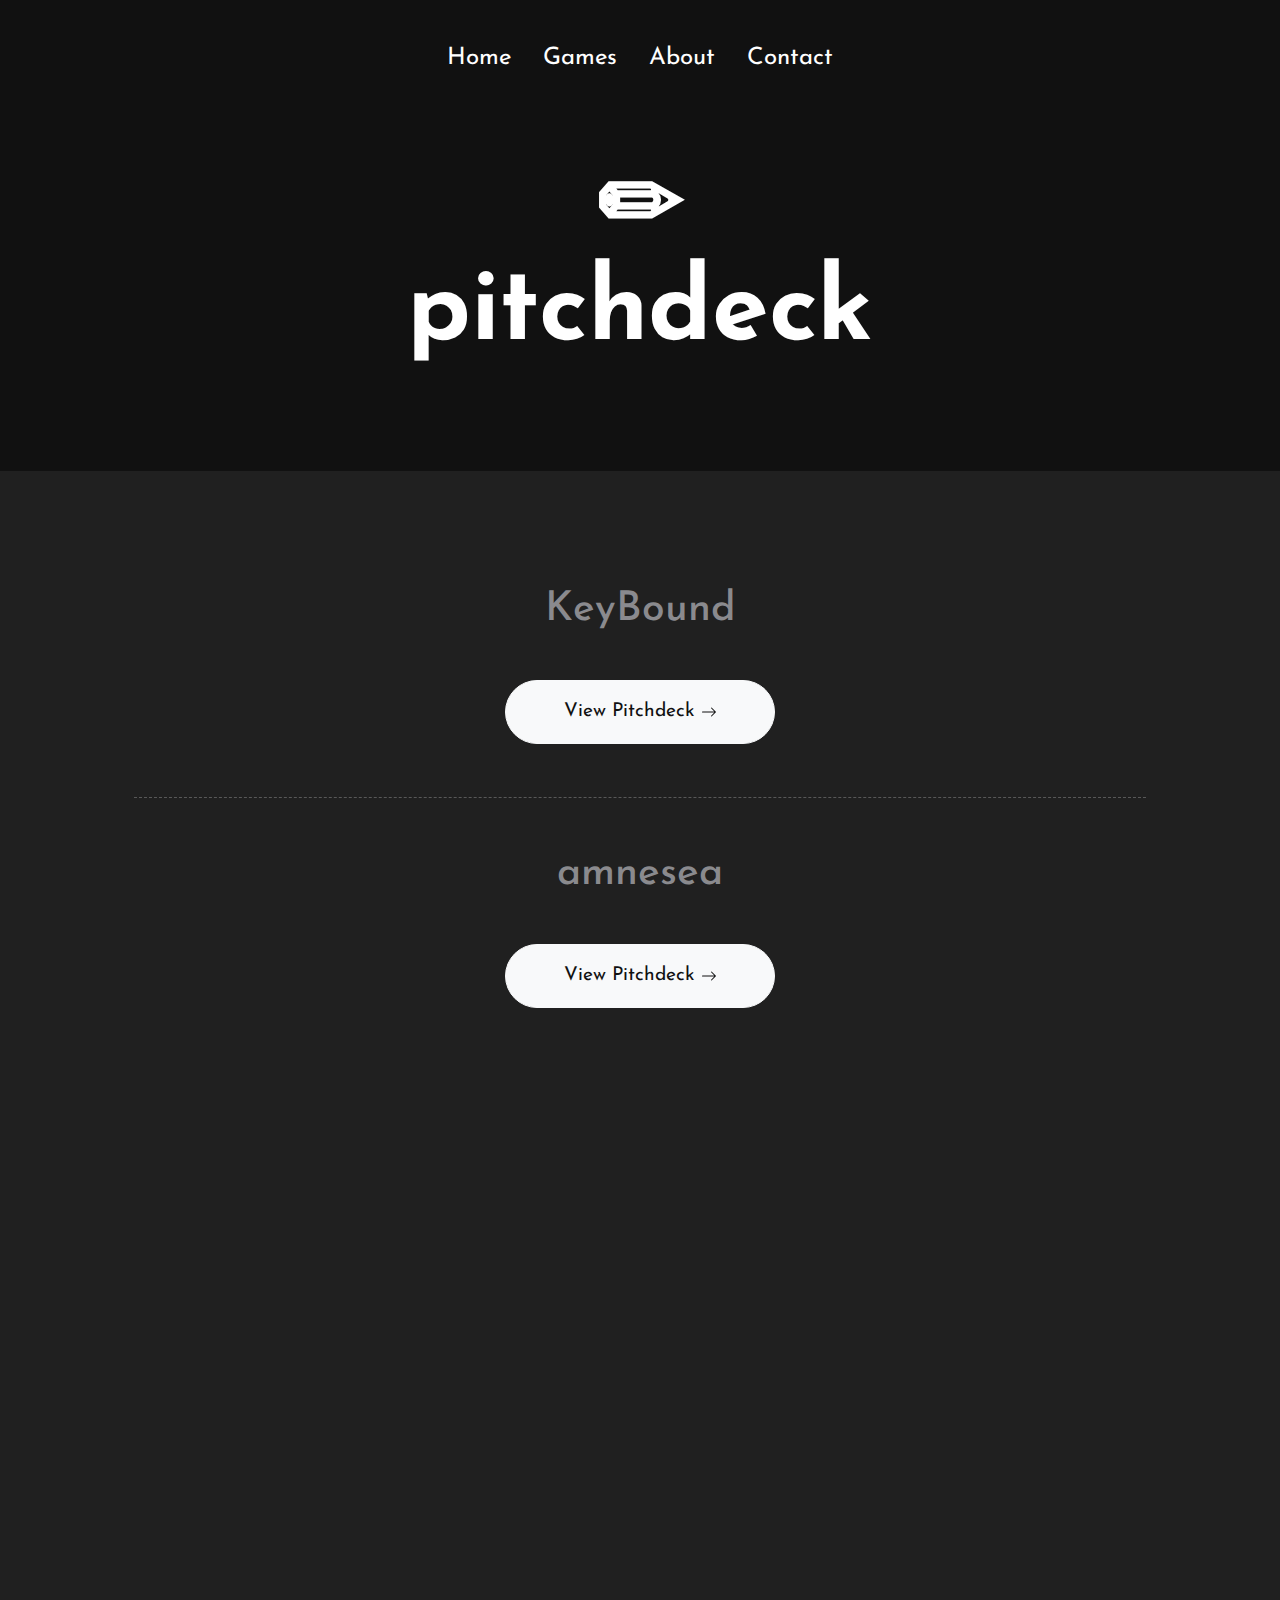
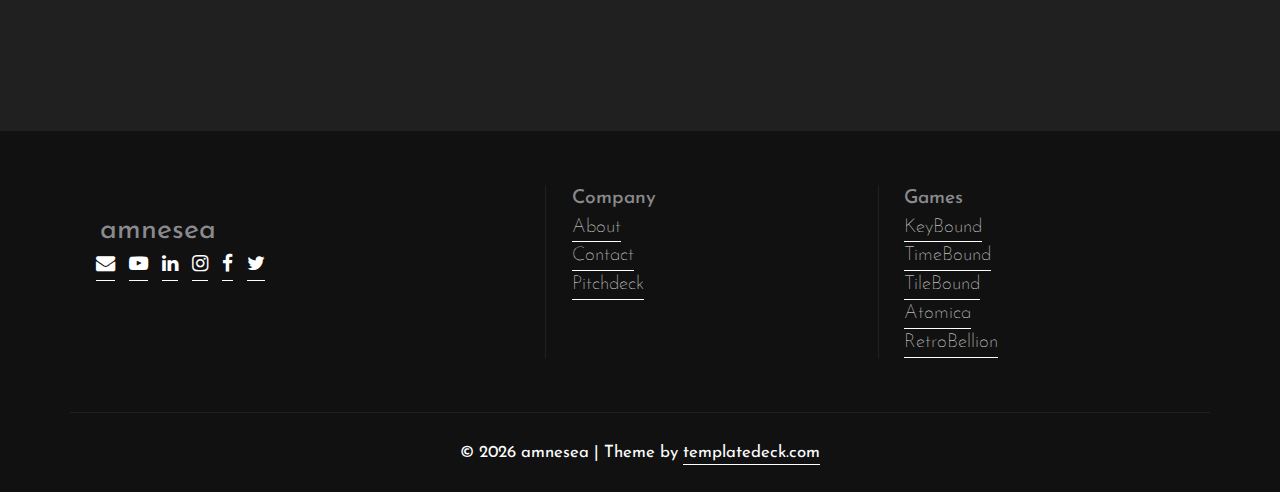
<file: pitchdeck.html>
<!DOCTYPE html>
<html class="h-100" lang="en">

<head>
    <meta charset="utf-8" />
    <meta name="viewport" content="width=device-width,initial-scale=1,shrink-to-fit=no" />

    <!-- Description, Image, URL, Keywords and Author -->
    <meta property="og:url" content="https://amnesea.com/pitchdeck.html" />
    <meta property="og:title" content="Amnesea - Pitchdeck" />
    <meta property="og:description"
        content="Be amnestic of the reality we live in, and dive into a whole new limitless world!" />

    <meta property="og:image"
        content="https://github.com/Amnesea/amnesea.github.io/blob/361672366b0b640d52a43ede7e32a12a5cd73d05/img/brand/Amnesea%20Name%20Logo.jpg?raw=true" />
    <meta property="og:image:secure_url"
        content="https://github.com/Amnesea/amnesea.github.io/blob/361672366b0b640d52a43ede7e32a12a5cd73d05/img/brand/Amnesea%20Name%20Logo.jpg?raw=true" />

    <meta property="og:image:type" content="image/jpg" />
    <meta property="og:image:width" content="1280" />
    <meta property="og:image:height" content="905" />
    <meta property="og:image:alt" content="Amnesea - Pitchdeck" />

    <!-- Primary Meta Tags -->
    <meta name="title" content="Amnesea - Pitchdeck" />
    <meta name="description"
        content="Discover immersive experiences that merge reality and imagination. Be amnestic of the reality we live in, and dive into a whole new limitless world!" />

    <!-- Open Graph / Facebook -->
    <meta property="og:type" content="website" />
    <meta property="og:url" content="https://amnesea.com/pitchdeck.html" />
    <meta property="og:title" content="Amnesea - Pitchdeck" />
    <meta property="og:description"
        content="Discover immersive experiences that merge reality and imagination. Be amnestic of the reality we live in, and dive into a whole new limitless world!" />

    <!-- Twitter -->
    <meta property="twitter:card" content="summary_large_image" />
    <meta property="twitter:url" content="https://amnesea.com/pitchdeck.html" />
    <meta property="twitter:title" content="Amnesea - Pitchdeck" />
    <meta property="twitter:description"
        content="Discover immersive experiences that merge reality and imagination. Be amnestic of the reality we live in, and dive into a whole new limitless world!" />
    <meta property="twitter:image"
        content="https://github.com/Amnesea/amnesea.github.io/blob/361672366b0b640d52a43ede7e32a12a5cd73d05/img/brand/Amnesea%20Name%20Logo.jpg?raw=true" />

    <!-- Keywords -->
    <meta name="keywords"
        content="creative, indie, game, games, computer game, studio, website, amnesea.com, metaverse, augmented reality, virtual reality, mixed reality, ar, vr, mr, xr, spatial computing, blockchain" />

    <!-- Theme meta -->
    <meta name="msapplication-TileColor" content="#ffffff" />
    <meta name="msapplication-TileImage" content="/favicon/ms-icon-144x144.png" />
    <meta name="theme-color" content="#ffffff" />
    <meta name="HandheldFriendly" content="true" />

    <!-- Cache Website -->
    <meta http-equiv="Cache-control" content="public" />

    <!-- Favicon -->
    <link rel="apple-touch-icon" sizes="57x57" href="/favicon/apple-icon-57x57.png" />
    <link rel="apple-touch-icon" sizes="60x60" href="/favicon/apple-icon-60x60.png" />
    <link rel="apple-touch-icon" sizes="72x72" href="/favicon/apple-icon-72x72.png" />
    <link rel="apple-touch-icon" sizes="76x76" href="/favicon/apple-icon-76x76.png" />
    <link rel="apple-touch-icon" sizes="114x114" href="/favicon/apple-icon-114x114.png" />
    <link rel="apple-touch-icon" sizes="120x120" href="/favicon/apple-icon-120x120.png" />
    <link rel="apple-touch-icon" sizes="144x144" href="/favicon/apple-icon-144x144.png" />
    <link rel="apple-touch-icon" sizes="152x152" href="/favicon/apple-icon-152x152.png" />
    <link rel="apple-touch-icon" sizes="180x180" href="/favicon/apple-icon-180x180.png" />
    <link rel="icon" type="image/png" sizes="192x192" href="/favicon/android-icon-192x192.png" />
    <link rel="icon" type="image/png" sizes="32x32" href="/favicon/favicon-32x32.png" />
    <link rel="icon" type="image/png" sizes="96x96" href="/favicon/favicon-96x96.png" />
    <link rel="icon" type="image/png" sizes="16x16" href="/favicon/favicon-16x16.png" />
    <link rel="icon" type="image/x-icon" href="/images/favicon.ico" />
    <link rel="manifest" href="/favicon/manifest.json" />
    <link rel="manifest" href="/site.webmanifest" />

    <!-- Stylesheet -->
    <link rel="stylesheet" href="css/theme.css" />
    <link rel="stylesheet" href="css/lightbox.css" />
    <link rel="stylesheet" href="https://cdnjs.cloudflare.com/ajax/libs/font-awesome/4.7.0/css/font-awesome.min.css" />

    <!-- Fonts -->
    <link rel="preconnect" href="https://fonts.googleapis.com" />
    <link rel="preconnect" href="https://fonts.gstatic.com" crossorigin />
    <link
        href="https://fonts.googleapis.com/css2?family=Josefin+Sans:ital,wght@0,100;0,200;0,300;0,400;0,500;0,600;0,700;1,100;1,200;1,300;1,400;1,500;1,600;1,700&display=swap"
        rel="stylesheet" />

    <!-- Title -->
    <title>Amnesea - Pitchdeck</title>

    <!-- Global site tag (gtag.js) - Google Analytics -->
    <script async src="https://www.googletagmanager.com/gtag/js?id=G-QKDJDKQVLJ"></script>
    <script>
        window.dataLayer = window.dataLayer || [];
        function gtag() {
            dataLayer.push(arguments);
        }
        gtag("js", new Date());

        gtag("config", "G-QKDJDKQVLJ");
    </script>

    <!-- Clarity tracking code for https://amnesea.com/ -->
    <script>
        (function (c, l, a, r, i, t, y) {
            c[a] =
                c[a] ||
                function () {
                    (c[a].q = c[a].q || []).push(arguments);
                };
            t = l.createElement(r);
            t.async = 1;
            t.src = "https://www.clarity.ms/tag/" + i + "?ref=bwt";
            y = l.getElementsByTagName(r)[0];
            y.parentNode.insertBefore(t, y);
        })(window, document, "clarity", "script", "jbuulovrtf");
    </script>
</head>

<body class="bg-black text-white mt-0" data-bs-spy="scroll" data-bs-target="#navScroll">

    <header-component></header-component>

    <main>
        <!-- Main -->

        <div class="w-100 overflow-hidden position-relative bg-black text-white" data-aos="fade">
            <div class="container py-vh-4 position-relative mt-5 px-vw-5 text-center">
                <div class="row d-flex align-items-center justify-content-center py-vh-5"
                    style="padding-top: 16px; padding-bottom: 8px">
                    <div class="col-12 col-xl-10">
                        <h1 class="display-huge mt-3 mb-3 lh-1" style="
                  font-weight: bold;
                  font-size: min(8vw, 256px);
                  text-align: center;
                ">
                            ✏
                            <br />
                            pitchdeck
                        </h1>
                    </div>
                </div>
            </div>
        </div>

        <!-- Pitchdecks -->
        <div class="bg-dark">
            <div class="container px-vw-5 py-vh-5">
                <div class="row d-flex align-items-center">
                    <div class="col-12 text-center">
                        <p class="lead text-secondary" style="
                  font-weight: 500;
                  font-size: max(3.2vw, 24px);
                  padding-bottom: 16px;
                ">
                            KeyBound
                        </p>
                        <a href="https://1drv.ms/p/c/5128d2fa303081a4/EVNdqeRftThEk0-LXXVZgMsBwU8Gn9yd_w-KGyEHdkKJ2w?e=le3Z0T"
                            class="btn btn-xl btn-light" style="margin: 8px">View Pitchdeck
                            <svg xmlns="http://www.w3.org/2000/svg" width="16" height="16" fill="currentColor"
                                class="bi bi-arrow-right" viewBox="0 0 16 16">
                                <path fill-rule="evenodd"
                                    d="M1 8a.5.5 0 0 1 .5-.5h11.793l-3.147-3.146a.5.5 0 0 1 .708-.708l4 4a.5.5 0 0 1 0 .708l-4 4a.5.5 0 0 1-.708-.708L13.293 8.5H1.5A.5.5 0 0 1 1 8z" />
                            </svg>
                        </a>
                        <br /><br />
                        <hr />
                        <br />
                        <p class="lead text-secondary" style="
                  font-weight: 500;
                  font-size: max(3.2vw, 24px);
                  padding-bottom: 16px;
                ">
                            amnesea
                        </p>
                        <a href="https://1drv.ms/p/s!AqSBMDD60ihRiDtr3jm_I0rna-u2?e=gNfOlY" class="btn btn-xl btn-light"
                            style="margin: 8px">View Pitchdeck
                            <svg xmlns="http://www.w3.org/2000/svg" width="16" height="16" fill="currentColor"
                                class="bi bi-arrow-right" viewBox="0 0 16 16">
                                <path fill-rule="evenodd"
                                    d="M1 8a.5.5 0 0 1 .5-.5h11.793l-3.147-3.146a.5.5 0 0 1 .708-.708l4 4a.5.5 0 0 1 0 .708l-4 4a.5.5 0 0 1-.708-.708L13.293 8.5H1.5A.5.5 0 0 1 1 8z" />
                            </svg>
                        </a>
                    </div>
                </div>
            </div>
        </div>
    </main>

    <footer class="bg-black border-top border-dark">

        <footer-component></footer-component>

        <div class="container text-center small py-vh-2 border-top border-dark">
            &copy;
            <script>
                document.write(new Date().getFullYear());
            </script>
            amnesea | Theme by
            <a rel="noopener" href="https://templatedeck.com" class="link-fancy link-fancy-light" target="_blank">
                templatedeck.com</a>
        </div>
    </footer>

    <script src="js/header.js" type="text/javascript" defer></script>
    <script src="js/footer.js" type="text/javascript" defer></script>

    <script src="js/lightbox-plus-jquery.js"></script>
    <script src="js/bootstrap.bundle.min.js"></script>
    <script src="js/aos.js"></script>
    <script>
        AOS.init({
            duration: 800, // values from 0 to 3000, with step 50ms
        });
    </script>
    <script>
        let scrollpos = window.scrollY;
        const header = document.querySelector(".navbar");
        const header_height = header.offsetHeight;

        const add_class_on_scroll = () =>
            header.classList.add("scrolled", "shadow-sm");
        const remove_class_on_scroll = () =>
            header.classList.remove("scrolled", "shadow-sm");

        window.addEventListener("scroll", function () {
            scrollpos = window.scrollY;

            if (scrollpos >= header_height) {
                add_class_on_scroll();
            } else {
                remove_class_on_scroll();
            }

            console.log(scrollpos);
        });
    </script>
</body>

</html>
</file>
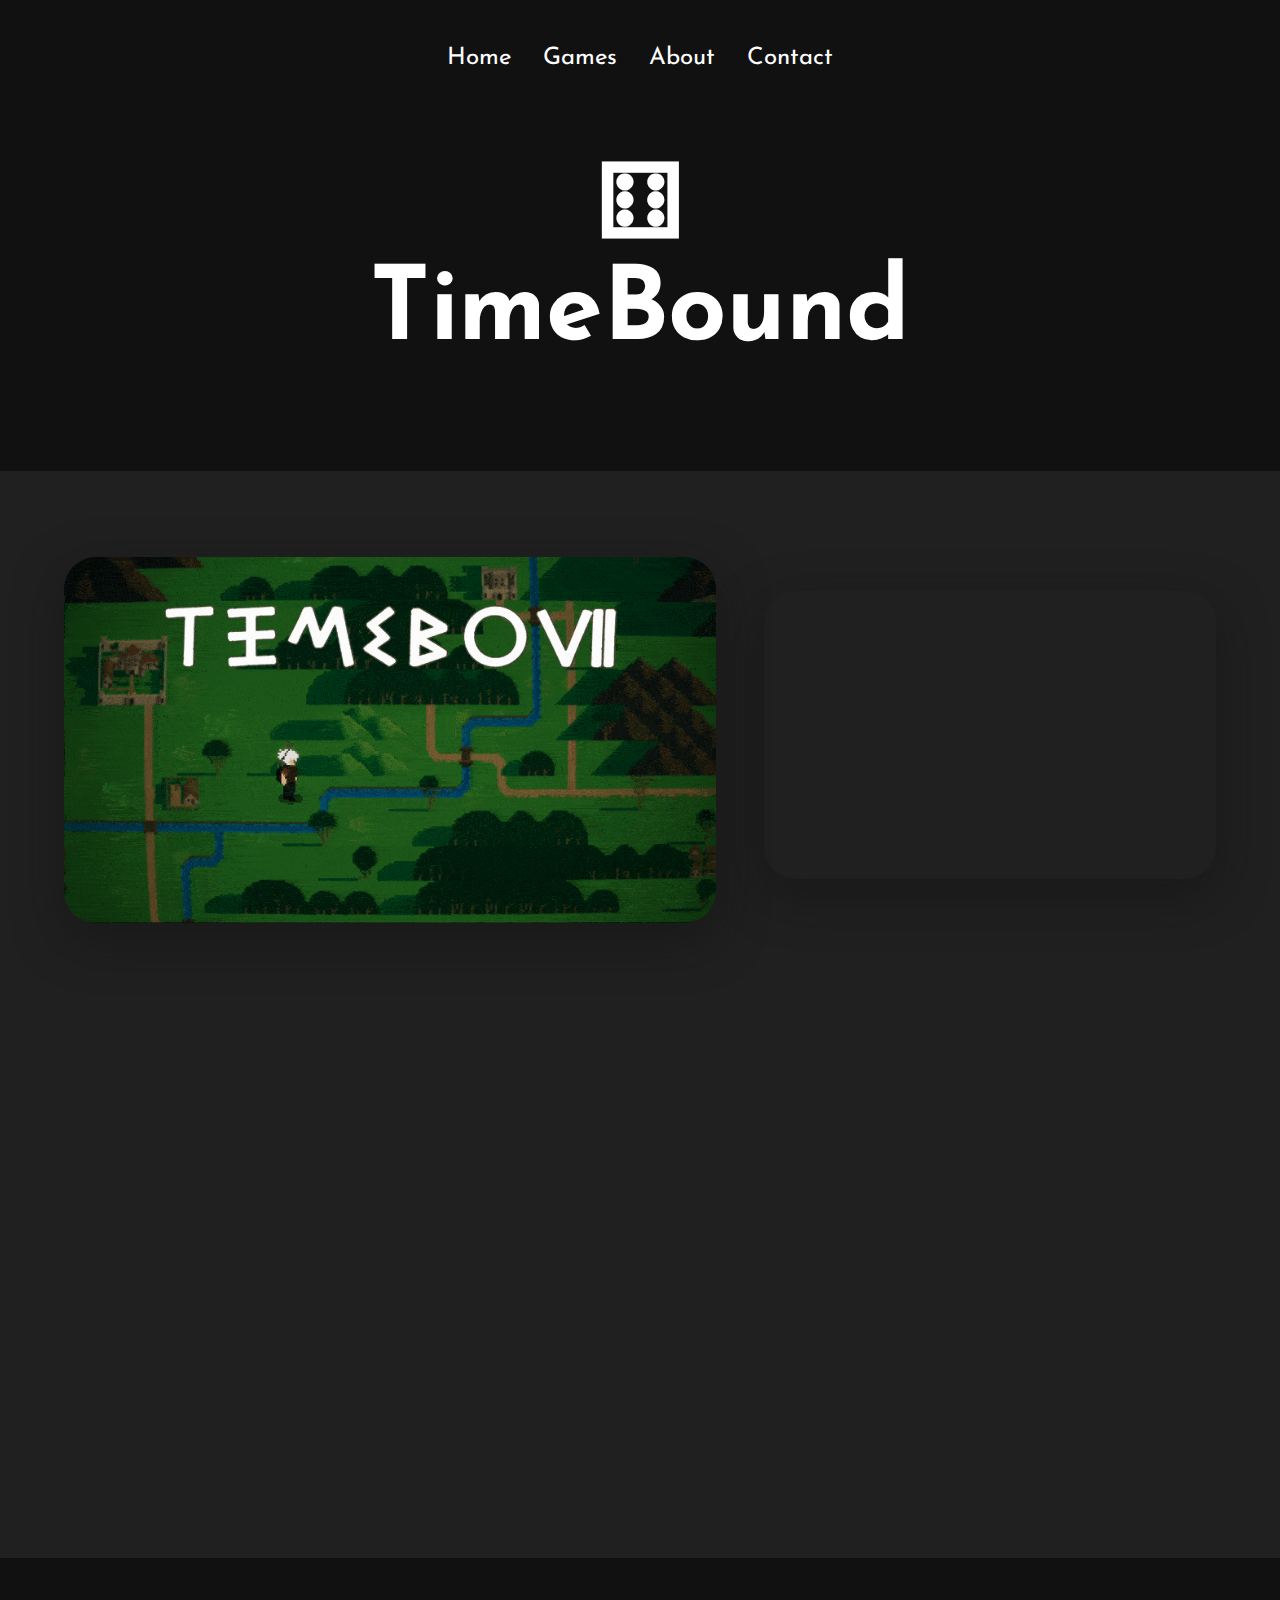
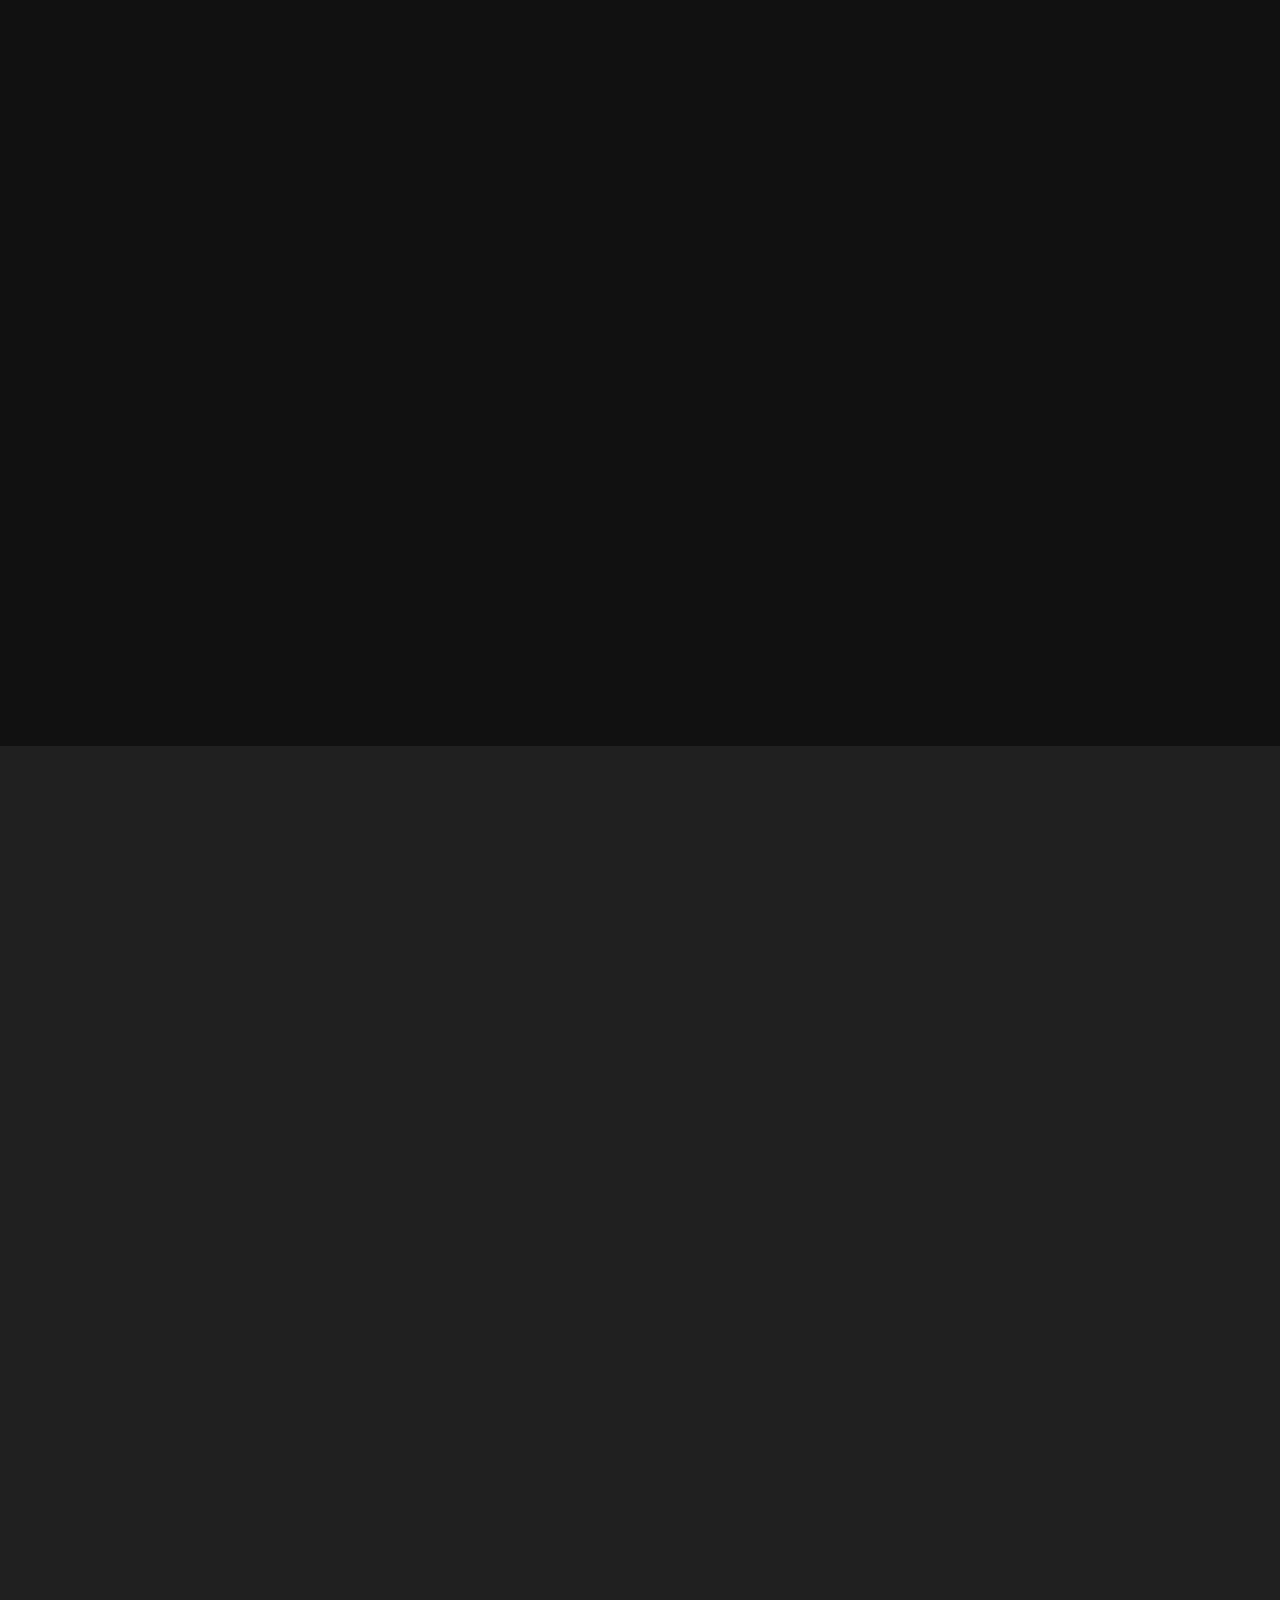
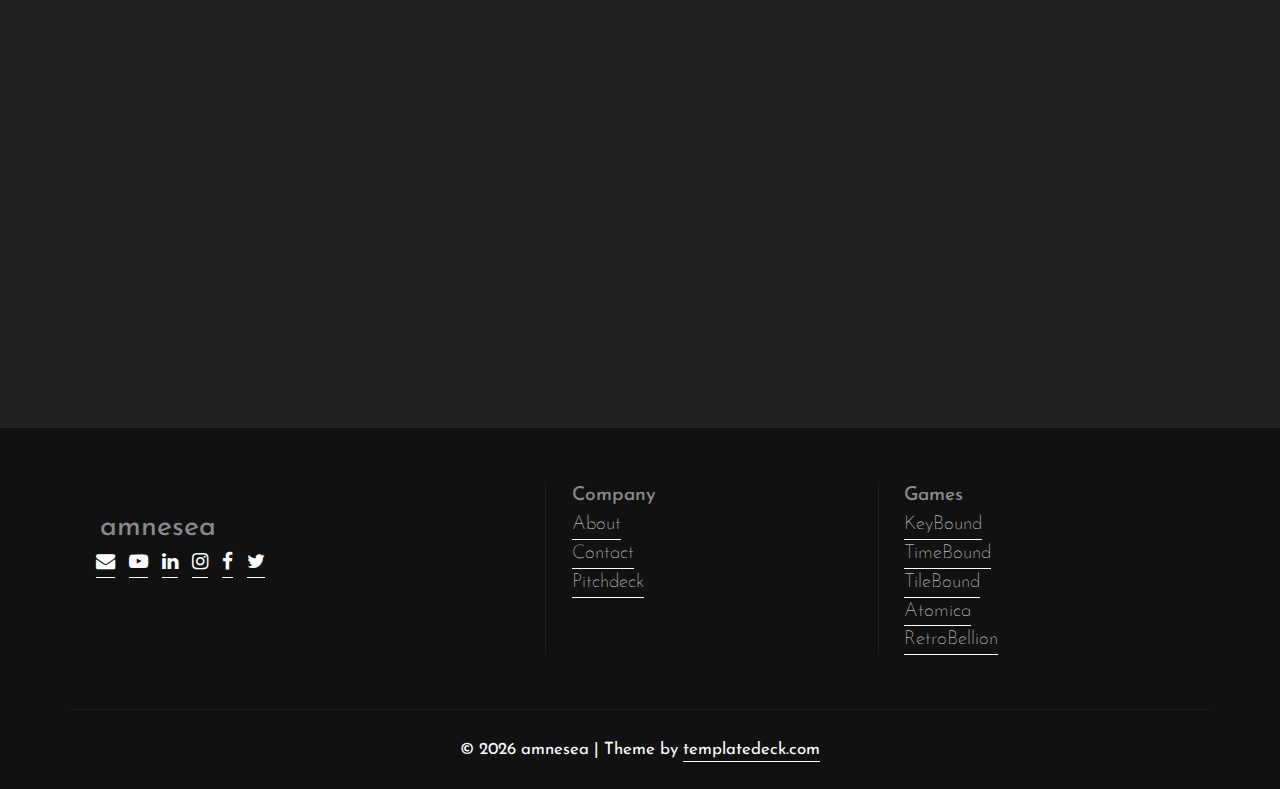
<file: timebound.html>
<!DOCTYPE html>
<html class="h-100" lang="en">

<head>
    <meta charset="utf-8" />
    <meta name="viewport" content="width=device-width,initial-scale=1,shrink-to-fit=no" />

    <!-- Description, Image, URL, Keywords and Author -->
    <meta property="og:url" content="https://amnesea.com/timebound.html" />
    <meta property="og:title" content="Amnesea - TimeBound" />
    <meta property="og:description"
        content="Be amnestic of the reality we live in, and dive into a whole new limitless world!" />

    <meta property="og:image"
        content="https://github.com/Amnesea/amnesea.github.io/blob/361672366b0b640d52a43ede7e32a12a5cd73d05/img/brand/Amnesea%20Name%20Logo.jpg?raw=true" />
    <meta property="og:image:secure_url"
        content="https://github.com/Amnesea/amnesea.github.io/blob/361672366b0b640d52a43ede7e32a12a5cd73d05/img/brand/Amnesea%20Name%20Logo.jpg?raw=true" />

    <meta property="og:image:type" content="image/jpg" />
    <meta property="og:image:width" content="1280" />
    <meta property="og:image:height" content="905" />
    <meta property="og:image:alt" content="Amnesea - TimeBound" />

    <!-- Primary Meta Tags -->
    <meta name="title" content="Amnesea - TimeBound" />
    <meta name="description"
        content="Discover immersive experiences that merge reality and imagination. Be amnestic of the reality we live in, and dive into a whole new limitless world!" />

    <!-- Open Graph / Facebook -->
    <meta property="og:type" content="website" />
    <meta property="og:url" content="https://amnesea.com/timebound.html" />
    <meta property="og:title" content="Amnesea - TimeBound" />
    <meta property="og:description"
        content="Discover immersive experiences that merge reality and imagination. Be amnestic of the reality we live in, and dive into a whole new limitless world!" />

    <!-- Twitter -->
    <meta property="twitter:card" content="summary_large_image" />
    <meta property="twitter:url" content="https://amnesea.com/timebound.html" />
    <meta property="twitter:title" content="Amnesea - TimeBound" />
    <meta property="twitter:description"
        content="Discover immersive experiences that merge reality and imagination. Be amnestic of the reality we live in, and dive into a whole new limitless world!" />
    <meta property="twitter:image"
        content="https://github.com/Amnesea/amnesea.github.io/blob/361672366b0b640d52a43ede7e32a12a5cd73d05/img/brand/Amnesea%20Name%20Logo.jpg?raw=true" />

    <!-- Keywords -->
    <meta name="keywords"
        content="creative, indie, game, games, computer game, studio, website, amnesea.com, metaverse, augmented reality, virtual reality, mixed reality, ar, vr, mr, xr, spatial computing, blockchain" />

    <!-- Theme meta -->
    <meta name="msapplication-TileColor" content="#ffffff" />
    <meta name="msapplication-TileImage" content="/favicon/ms-icon-144x144.png" />
    <meta name="theme-color" content="#ffffff" />
    <meta name="HandheldFriendly" content="true" />

    <!-- Cache Website -->
    <meta http-equiv="Cache-control" content="public" />

    <!-- Favicon -->
    <link rel="apple-touch-icon" sizes="57x57" href="/favicon/apple-icon-57x57.png" />
    <link rel="apple-touch-icon" sizes="60x60" href="/favicon/apple-icon-60x60.png" />
    <link rel="apple-touch-icon" sizes="72x72" href="/favicon/apple-icon-72x72.png" />
    <link rel="apple-touch-icon" sizes="76x76" href="/favicon/apple-icon-76x76.png" />
    <link rel="apple-touch-icon" sizes="114x114" href="/favicon/apple-icon-114x114.png" />
    <link rel="apple-touch-icon" sizes="120x120" href="/favicon/apple-icon-120x120.png" />
    <link rel="apple-touch-icon" sizes="144x144" href="/favicon/apple-icon-144x144.png" />
    <link rel="apple-touch-icon" sizes="152x152" href="/favicon/apple-icon-152x152.png" />
    <link rel="apple-touch-icon" sizes="180x180" href="/favicon/apple-icon-180x180.png" />
    <link rel="icon" type="image/png" sizes="192x192" href="/favicon/android-icon-192x192.png" />
    <link rel="icon" type="image/png" sizes="32x32" href="/favicon/favicon-32x32.png" />
    <link rel="icon" type="image/png" sizes="96x96" href="/favicon/favicon-96x96.png" />
    <link rel="icon" type="image/png" sizes="16x16" href="/favicon/favicon-16x16.png" />
    <link rel="icon" type="image/x-icon" href="/images/favicon.ico" />
    <link rel="manifest" href="/favicon/manifest.json" />
    <link rel="manifest" href="/site.webmanifest" />

    <!-- Stylesheet -->
    <link rel="stylesheet" href="css/theme.css" />
    <link rel="stylesheet" href="css/lightbox.css" />
    <link rel="stylesheet" href="https://cdnjs.cloudflare.com/ajax/libs/font-awesome/4.7.0/css/font-awesome.min.css" />

    <!-- Fonts -->
    <link rel="preconnect" href="https://fonts.googleapis.com" />
    <link rel="preconnect" href="https://fonts.gstatic.com" crossorigin />
    <link
        href="https://fonts.googleapis.com/css2?family=Josefin+Sans:ital,wght@0,100;0,200;0,300;0,400;0,500;0,600;0,700;1,100;1,200;1,300;1,400;1,500;1,600;1,700&display=swap"
        rel="stylesheet" />

    <!-- Title -->
    <title>Amnesea - TimeBound</title>

    <!-- Global site tag (gtag.js) - Google Analytics -->
    <script async src="https://www.googletagmanager.com/gtag/js?id=G-QKDJDKQVLJ"></script>
    <script>
        window.dataLayer = window.dataLayer || [];
        function gtag() {
            dataLayer.push(arguments);
        }
        gtag("js", new Date());

        gtag("config", "G-QKDJDKQVLJ");
    </script>

    <!-- Clarity tracking code for https://amnesea.com/ -->
    <script>
        (function (c, l, a, r, i, t, y) {
            c[a] =
                c[a] ||
                function () {
                    (c[a].q = c[a].q || []).push(arguments);
                };
            t = l.createElement(r);
            t.async = 1;
            t.src = "https://www.clarity.ms/tag/" + i + "?ref=bwt";
            y = l.getElementsByTagName(r)[0];
            y.parentNode.insertBefore(t, y);
        })(window, document, "clarity", "script", "jbuulovrtf");
    </script>
</head>

<body class="bg-black text-white mt-0" data-bs-spy="scroll" data-bs-target="#navScroll">

    <header-component></header-component>

    <main>
        <!-- Main -->

        <div class="w-100 overflow-hidden position-relative bg-black text-white" data-aos="fade">
            <div class="container py-vh-4 position-relative mt-5 px-vw-5 text-center">
                <div class="row d-flex align-items-center justify-content-center py-vh-5"
                    style="padding-top: 16px; padding-bottom: 8px">
                    <div class="col-12 col-xl-10">
                        <h1 class="display-huge mt-3 mb-3 lh-1" style="
                  font-weight: bold;
                  font-size: min(8vw, 256px);
                  text-align: center;
                ">
                            ⚅
                            <br />
                            TimeBound
                        </h1>
                    </div>
                </div>
            </div>
        </div>

        <!-- TimeBound -->

        <div class="bg-dark">
            <br /><br /><br />

            <!-- Images -->

            <div class="w-100 position-relative bg-dark text-white bg-cover d-flex align-items-center">
                <div class="container-fluid px-vw-5">
                    <div class="position-absolute w-100 h-50 bg-dark bottom-0 start-0"></div>
                    <div class="row d-flex align-items-center position-relative justify-content-center px-0 g-5">
                        <div class="col-12 col-lg-7">
                            <a href="img/games/TimeBound/TimeBound Cover.gif" data-lightbox="TimeBound"
                                data-title="TimeBound Cover">
                                <img src="img/games/TimeBound/TimeBound Cover Compressed.gif" width="2280" height="1732"
                                    alt="abstract image" class="img-fluid position-relative rounded-5 shadow"
                                    data-aos="fade-up" />
                            </a>
                        </div>
                        <div class="col-12 col-md-6 col-lg-5">
                            <div class="auto-resizable-iframe">
                                <iframe class="img-fluid position-relative rounded-5 shadow" data-aos="fade-up"
                                    data-aos-duration="2000" src="https://www.youtube.com/embed/x6BFQcNcK0M"
                                    title="TimeBound Trailer" frameborder="0"
                                    allow="accelerometer; autoplay; clipboard-write; encrypted-media; gyroscope; picture-in-picture; web-share"
                                    allowfullscreen></iframe>
                            </div>
                        </div>
                        <div class="col-12 col-md-6 col-lg-5">
                            <a href="img/games/TimeBound/full/webp/0.webp" data-lightbox="TimeBound"
                                data-title="TimeBound Screenshot #1">
                                <img src="img/games/TimeBound/thumb/webp/0.webp" width="1116" height="1578"
                                    alt="abstract image" class="img-fluid position-relative rounded-5 shadow"
                                    data-aos="fade-up" data-aos-duration="2000" />
                            </a>
                        </div>
                        <div class="col-12 col-md-6 col-lg-4">
                            <a href="img/games/TimeBound/full/webp/3.webp" data-lightbox="TimeBound"
                                data-title="TimeBound Screenshot #2">
                                <img src="img/games/TimeBound/thumb/webp/3.webp" width="1116" height="1578"
                                    alt="abstract image" class="img-fluid position-relative rounded-5 shadow"
                                    data-aos="fade-up" data-aos-duration="2000" />
                            </a>
                        </div>
                        <div class="col-12 col-md-6 col-lg-4">
                            <a href="img/games/TimeBound/full/webp/4.webp" data-lightbox="TimeBound"
                                data-title="TimeBound Screenshot #3">
                                <img src="img/games/TimeBound/thumb/webp/4.webp" width="1116" height="848"
                                    alt="abstract image" class="img-fluid position-relative rounded-5 shadow"
                                    data-aos="fade-up" data-aos-duration="3000" />
                            </a>
                        </div>
                        <div class="col-12 col-md-6 col-lg-4">
                            <a href="img/games/TimeBound/full/webp/5.webp" data-lightbox="TimeBound"
                                data-title="TimeBound Screenshot #4">
                                <img src="img/games/TimeBound/thumb/webp/5.webp" width="1116" height="848"
                                    alt="abstract image" class="img-fluid position-relative rounded-5 shadow"
                                    data-aos="fade-up" data-aos-duration="3000" />
                            </a>
                        </div>
                    </div>
                </div>
            </div>

            <br />
            <br />
            <br />

            <!-- Information -->

            <div class="bg-black">
                <div class="container px-vw-5 py-vh-5">
                    <div class="row d-flex align-items-center">
                        <div class="col-12 col-lg-7 text-lg-end" data-aos="fade-right">
                            <span class="h5 text-secondary fw-lighter">#2</span>
                            <br /><br />
                            <h2 class="display-4">TimeBound</h2>
                            <h2>History's Legacy</h2>
                            <hr />
                            <p>
                                Your task is to rewrite history accurately or face the
                                consequences of those distorted events. <br /><br />
                                A secret ending awaits those who save humanity through their
                                choices, where one day, the twisted events will finally make
                                sense.
                            </p>
                        </div>
                        <div class="col-12 col-lg-5" data-aos="fade-left">
                            <h6 class="pt-5">About Game</h6>
                            <p class="text-secondary">
                                In a mesmerizing 2D realm, players embarked on an
                                extraordinary mission: to restore the past by fixing
                                inventions and correcting historical anomalies. <br /><br />
                                Each inventor's story represented a level to conquer, and with
                                every twist, they unraveled the secrets of an alternate
                                reality.
                                <br /><br />
                                In this unique world, the players were not just time travelers
                                but the architects of a new future, their adventures not just
                                about fixing inventions but about rewriting destiny itself,
                                one chapter at a time.
                                <br /><br />
                                <a href="https://agrmayank.itch.io/timebound" target="_blank" rel="noopener"
                                    class="btn btn-outline-light" style="padding-top: 8px"><b>Play Now</b>
                                    <svg xmlns="http://www.w3.org/2000/svg" width="28" height="28" fill="currentColor"
                                        class="bi bi-arrow-right-circle" viewBox="0 0 16 20">
                                        <path fill-rule="evenodd"
                                            d="M1 8a7 7 0 1 0 14 0A7 7 0 0 0 1 8zm15 0A8 8 0 1 1 0 8a8 8 0 0 1 16 0zM4.5 7.5a.5.5 0 0 0 0 1h5.793l-2.147 2.146a.5.5 0 0 0 .708.708l3-3a.5.5 0 0 0 0-.708l-3-3a.5.5 0 1 0-.708.708L10.293 7.5H4.5z" />
                                    </svg>
                                </a>
                            </p>
                            <!-- <h3 class="border-top border-secondary pt-5 mt-5">Development & Engineering</h3>
                      <p class="text-secondary">Lorem ipsum dolor sit amet, consetetur sadipscing elitr, sed diam nonumy eirmod
                        tempor invidunt ut labore et dolore magna aliquyam erat, sed diam voluptua.<br>
                        <a href="#" class="link-fancy link-fancy-light me-2">Tell me more</a>
                        <svg xmlns="http://www.w3.org/2000/svg" width="24" height="24" fill="currentColor"
                          class="bi bi-arrow-right-circle" viewBox="0 0 16 16">
                          <path fill-rule="evenodd"
                            d="M1 8a7 7 0 1 0 14 0A7 7 0 0 0 1 8zm15 0A8 8 0 1 1 0 8a8 8 0 0 1 16 0zM4.5 7.5a.5.5 0 0 0 0 1h5.793l-2.147 2.146a.5.5 0 0 0 .708.708l3-3a.5.5 0 0 0 0-.708l-3-3a.5.5 0 1 0-.708.708L10.293 7.5H4.5z" />
                        </svg>
                      </p> -->
                        </div>
                    </div>
                </div>
            </div>
        </div>

        <!-- Reviews -->

        <div class="bg-dark py-vh-5">
            <div class="container px-vw-5">
                <div class="row d-flex gx-5 align-items-center">
                    <div class="col-12 col-lg-6">
                        <div class="p-5 pt-0" data-aos="fade">
                            <span class="h5 text-secondary fw-lighter">Glitches, Grumbles, and General
                                Awesomeness</span>
                            <br /><br />
                            <h2 class="display-4">The Reviews We Couldn't Hide.</h2>
                        </div>

                        <!-- Colorful Review -->
                        <!-- <div class="rounded-5 bg-black p-5 shadow mt-5 gradient" data-aos="zoom-in-left">
                      <div class="fs-1">
                        <svg xmlns="http://www.w3.org/2000/svg" width="16" height="16" fill="currentColor"
                          class="bi bi-star-fill" viewBox="0 0 16 16">
                          <path
                            d="M3.612 15.443c-.386.198-.824-.149-.746-.592l.83-4.73L.173 6.765c-.329-.314-.158-.888.283-.95l4.898-.696L7.538.792c.197-.39.73-.39.927 0l2.184 4.327 4.898.696c.441.062.612.636.282.95l-3.522 3.356.83 4.73c.078.443-.36.79-.746.592L8 13.187l-4.389 2.256z" />
                        </svg>

                        <svg xmlns="http://www.w3.org/2000/svg" width="16" height="16" fill="currentColor"
                          class="bi bi-star-fill" viewBox="0 0 16 16">
                          <path
                            d="M3.612 15.443c-.386.198-.824-.149-.746-.592l.83-4.73L.173 6.765c-.329-.314-.158-.888.283-.95l4.898-.696L7.538.792c.197-.39.73-.39.927 0l2.184 4.327 4.898.696c.441.062.612.636.282.95l-3.522 3.356.83 4.73c.078.443-.36.79-.746.592L8 13.187l-4.389 2.256z" />
                        </svg>

                        <svg xmlns="http://www.w3.org/2000/svg" width="16" height="16" fill="currentColor"
                          class="bi bi-star-fill" viewBox="0 0 16 16">
                          <path
                            d="M3.612 15.443c-.386.198-.824-.149-.746-.592l.83-4.73L.173 6.765c-.329-.314-.158-.888.283-.95l4.898-.696L7.538.792c.197-.39.73-.39.927 0l2.184 4.327 4.898.696c.441.062.612.636.282.95l-3.522 3.356.83 4.73c.078.443-.36.79-.746.592L8 13.187l-4.389 2.256z" />
                        </svg>

                        <svg xmlns="http://www.w3.org/2000/svg" width="16" height="16" fill="currentColor"
                          class="bi bi-star-fill" viewBox="0 0 16 16">
                          <path
                            d="M3.612 15.443c-.386.198-.824-.149-.746-.592l.83-4.73L.173 6.765c-.329-.314-.158-.888.283-.95l4.898-.696L7.538.792c.197-.39.73-.39.927 0l2.184 4.327 4.898.696c.441.062.612.636.282.95l-3.522 3.356.83 4.73c.078.443-.36.79-.746.592L8 13.187l-4.389 2.256z" />
                        </svg>

                        <svg xmlns="http://www.w3.org/2000/svg" width="16" height="16" fill="currentColor"
                          class="bi bi-star-fill" viewBox="0 0 16 16">
                          <path
                            d="M3.612 15.443c-.386.198-.824-.149-.746-.592l.83-4.73L.173 6.765c-.329-.314-.158-.888.283-.95l4.898-.696L7.538.792c.197-.39.73-.39.927 0l2.184 4.327 4.898.696c.441.062.612.636.282.95l-3.522 3.356.83 4.73c.078.443-.36.79-.746.592L8 13.187l-4.389 2.256z" />
                        </svg>
                      </div>
                      <p class="lead">"Consectetur adipisicing elit, sed do eiusmod tempor incididunt ut labore et dolore magna
                        aliqua. Ut enim ad minim veniam, quis nostrud exercitation ullamco laboris nisi ut aliquip ex ea commodo
                        consequat."</p>
                      <div class="d-flex justify-content-start align-items-center border-top pt-3">
                        <img src="img/webp/person16.webp" width="96" height="96" class="rounded-circle me-3" alt="a nice person"
                          data-aos="fade" loading="lazy">
                        <div>
                          <span class="h6 fw-5">Jane Doemunsky</span><br>
                          <small>COO, The Boo Corp.</small>
                        </div>
                      </div>
                    </div> -->
                    </div>

                    <div class="col-12 col-lg-6" style="padding-top: 48px">

                        <!-- Normal Review -->
                        <div class="rounded-5 bg-black p-5 shadow" data-aos="zoom-in-right">
                            <!-- Stars -->
                            <div class="fs-1">
                                <svg xmlns="http://www.w3.org/2000/svg" width="16" height="16" fill="currentColor"
                                    class="bi bi-star-fill" viewBox="0 0 16 16">
                                    <path
                                        d="M3.612 15.443c-.386.198-.824-.149-.746-.592l.83-4.73L.173 6.765c-.329-.314-.158-.888.283-.95l4.898-.696L7.538.792c.197-.39.73-.39.927 0l2.184 4.327 4.898.696c.441.062.612.636.282.95l-3.522 3.356.83 4.73c.078.443-.36.79-.746.592L8 13.187l-4.389 2.256z" />
                                </svg>

                                <svg xmlns="http://www.w3.org/2000/svg" width="16" height="16" fill="currentColor"
                                    class="bi bi-star-fill" viewBox="0 0 16 16">
                                    <path
                                        d="M3.612 15.443c-.386.198-.824-.149-.746-.592l.83-4.73L.173 6.765c-.329-.314-.158-.888.283-.95l4.898-.696L7.538.792c.197-.39.73-.39.927 0l2.184 4.327 4.898.696c.441.062.612.636.282.95l-3.522 3.356.83 4.73c.078.443-.36.79-.746.592L8 13.187l-4.389 2.256z" />
                                </svg>

                                <svg xmlns="http://www.w3.org/2000/svg" width="16" height="16" fill="currentColor"
                                    class="bi bi-star-fill" viewBox="0 0 16 16">
                                    <path
                                        d="M3.612 15.443c-.386.198-.824-.149-.746-.592l.83-4.73L.173 6.765c-.329-.314-.158-.888.283-.95l4.898-.696L7.538.792c.197-.39.73-.39.927 0l2.184 4.327 4.898.696c.441.062.612.636.282.95l-3.522 3.356.83 4.73c.078.443-.36.79-.746.592L8 13.187l-4.389 2.256z" />
                                </svg>

                                <svg xmlns="http://www.w3.org/2000/svg" width="16" height="16" fill="currentColor"
                                    class="bi bi-star-fill" viewBox="0 0 16 16">
                                    <path
                                        d="M3.612 15.443c-.386.198-.824-.149-.746-.592l.83-4.73L.173 6.765c-.329-.314-.158-.888.283-.95l4.898-.696L7.538.792c.197-.39.73-.39.927 0l2.184 4.327 4.898.696c.441.062.612.636.282.95l-3.522 3.356.83 4.73c.078.443-.36.79-.746.592L8 13.187l-4.389 2.256z" />
                                </svg>

                                <svg xmlns="http://www.w3.org/2000/svg" width="16" height="16" fill="currentColor"
                                    class="bi bi-star-half" viewBox="0 0 16 16">
                                    <path
                                        d="M5.354 5.119 7.538.792A.516.516 0 0 1 8 .5c.183 0 .366.097.465.292l2.184 4.327 4.898.696A.537.537 0 0 1 16 6.32a.548.548 0 0 1-.17.445l-3.523 3.356.83 4.73c.078.443-.36.79-.746.592L8 13.187l-4.389 2.256a.52.52 0 0 1-.146.05c-.342.06-.668-.254-.6-.642l.83-4.73L.173 6.765a.55.55 0 0 1-.172-.403.58.58 0 0 1 .085-.302.513.513 0 0 1 .37-.245l4.898-.696zM8 12.027a.5.5 0 0 1 .232.056l3.686 1.894-.694-3.957a.565.565 0 0 1 .162-.505l2.907-2.77-4.052-.576a.525.525 0 0 1-.393-.288L8.001 2.223 8 2.226v9.8z" />
                                </svg>
                            </div>

                            <!-- Review -->
                            <p class="text-secondary lead">
                                "...the visuals are beautiful and the music is quite
                                captivating."
                                <br />
                                "...I had never laughed so much."
                            </p>

                            <!-- User -->
                            <div
                                class="d-flex justify-content-start align-items-center border-top border-secondary pt-3">
                                <img src="img/people/users/rya.png" width="96" height="96" class="rounded-circle me-3"
                                    alt="a nice person" data-aos="fade" loading="lazy" />
                                <div>
                                    <span class="h6 fw-5">
                                        <a href="https://projectsrya.itch.io/" class="link-fancy link-fancy-light me-2"
                                            target="_blank" rel="noopener">rya (:>)</a> </span><br />
                                    <small class="text-secondary">Game: TimeBound</small>
                                </div>
                            </div>
                        </div>

                        <!-- Normal Review (Original Code)-->
                        <!-- <div class="rounded-5 bg-black p-5 shadow mt-5" data-aos="zoom-in-right">
                      <div class="fs-1">
                        <svg xmlns="http://www.w3.org/2000/svg" width="16" height="16" fill="currentColor"
                          class="bi bi-star-fill" viewBox="0 0 16 16">
                          <path
                            d="M3.612 15.443c-.386.198-.824-.149-.746-.592l.83-4.73L.173 6.765c-.329-.314-.158-.888.283-.95l4.898-.696L7.538.792c.197-.39.73-.39.927 0l2.184 4.327 4.898.696c.441.062.612.636.282.95l-3.522 3.356.83 4.73c.078.443-.36.79-.746.592L8 13.187l-4.389 2.256z" />
                        </svg>

                        <svg xmlns="http://www.w3.org/2000/svg" width="16" height="16" fill="currentColor"
                          class="bi bi-star-fill" viewBox="0 0 16 16">
                          <path
                            d="M3.612 15.443c-.386.198-.824-.149-.746-.592l.83-4.73L.173 6.765c-.329-.314-.158-.888.283-.95l4.898-.696L7.538.792c.197-.39.73-.39.927 0l2.184 4.327 4.898.696c.441.062.612.636.282.95l-3.522 3.356.83 4.73c.078.443-.36.79-.746.592L8 13.187l-4.389 2.256z" />
                        </svg>

                        <svg xmlns="http://www.w3.org/2000/svg" width="16" height="16" fill="currentColor"
                          class="bi bi-star-fill" viewBox="0 0 16 16">
                          <path
                            d="M3.612 15.443c-.386.198-.824-.149-.746-.592l.83-4.73L.173 6.765c-.329-.314-.158-.888.283-.95l4.898-.696L7.538.792c.197-.39.73-.39.927 0l2.184 4.327 4.898.696c.441.062.612.636.282.95l-3.522 3.356.83 4.73c.078.443-.36.79-.746.592L8 13.187l-4.389 2.256z" />
                        </svg>

                        <svg xmlns="http://www.w3.org/2000/svg" width="16" height="16" fill="currentColor"
                          class="bi bi-star-fill" viewBox="0 0 16 16">
                          <path
                            d="M3.612 15.443c-.386.198-.824-.149-.746-.592l.83-4.73L.173 6.765c-.329-.314-.158-.888.283-.95l4.898-.696L7.538.792c.197-.39.73-.39.927 0l2.184 4.327 4.898.696c.441.062.612.636.282.95l-3.522 3.356.83 4.73c.078.443-.36.79-.746.592L8 13.187l-4.389 2.256z" />
                        </svg>

                        <svg xmlns="http://www.w3.org/2000/svg" width="16" height="16" fill="currentColor"
                          class="bi bi-star-half" viewBox="0 0 16 16">
                          <path
                            d="M5.354 5.119 7.538.792A.516.516 0 0 1 8 .5c.183 0 .366.097.465.292l2.184 4.327 4.898.696A.537.537 0 0 1 16 6.32a.548.548 0 0 1-.17.445l-3.523 3.356.83 4.73c.078.443-.36.79-.746.592L8 13.187l-4.389 2.256a.52.52 0 0 1-.146.05c-.342.06-.668-.254-.6-.642l.83-4.73L.173 6.765a.55.55 0 0 1-.172-.403.58.58 0 0 1 .085-.302.513.513 0 0 1 .37-.245l4.898-.696zM8 12.027a.5.5 0 0 1 .232.056l3.686 1.894-.694-3.957a.565.565 0 0 1 .162-.505l2.907-2.77-4.052-.576a.525.525 0 0 1-.393-.288L8.001 2.223 8 2.226v9.8z" />
                        </svg>

                      </div>
                      <p class="text-secondary lead">"Lorem ipsum dolor sit amet, consectetur tempor incididunt ut labore et
                        dolore magna aliqua. Ut enim ad minim veniam. quis nostrud exercitation ullamco laboris nisi ut aliquip
                        ex ea commodo consequat."</p>
                      <div class="d-flex justify-content-start align-items-center border-top border-secondary pt-3">
                        <img src="img/webp/person13.webp" width="96" height="96" class="rounded-circle me-3" alt="a nice person"
                          data-aos="fade" loading="lazy">
                        <div>
                          <span class="h6 fw-5">Jane Doemunsky</span><br>
                          <small class="text-secondary">COO, The Boo Corp.</small>
                        </div>
                      </div>
                    </div> -->
                    </div>
                </div>
            </div>
        </div>
    </main>

    <footer class="bg-black border-top border-dark">

        <footer-component></footer-component>

        <div class="container text-center small py-vh-2 border-top border-dark">
            &copy;
            <script>
                document.write(new Date().getFullYear());
            </script>
            amnesea | Theme by
            <a rel="noopener" href="https://templatedeck.com" class="link-fancy link-fancy-light" target="_blank">
                templatedeck.com</a>
        </div>
    </footer>

    <script src="js/header.js" type="text/javascript" defer></script>
    <script src="js/footer.js" type="text/javascript" defer></script>

    <script src="js/lightbox-plus-jquery.js"></script>
    <script src="js/bootstrap.bundle.min.js"></script>
    <script src="js/aos.js"></script>
    <script>
        AOS.init({
            duration: 800, // values from 0 to 3000, with step 50ms
        });
    </script>
    <script>
        let scrollpos = window.scrollY;
        const header = document.querySelector(".navbar");
        const header_height = header.offsetHeight;

        const add_class_on_scroll = () =>
            header.classList.add("scrolled", "shadow-sm");
        const remove_class_on_scroll = () =>
            header.classList.remove("scrolled", "shadow-sm");

        window.addEventListener("scroll", function () {
            scrollpos = window.scrollY;

            if (scrollpos >= header_height) {
                add_class_on_scroll();
            } else {
                remove_class_on_scroll();
            }

            console.log(scrollpos);
        });
    </script>
</body>

</html>
</file>
<file: css/theme.min.css>
@charset "UTF-8";/*!
 * Bootstrap  v5.3.0-alpha3 (https://getbootstrap.com/)
 * Copyright 2011-2023 The Bootstrap Authors
 * Licensed under MIT (https://github.com/twbs/bootstrap/blob/main/LICENSE)
 */:root{--bs-blue:#1717e5;--bs-indigo:#6610f2;--bs-purple:#6f42c1;--bs-pink:#d63384;--bs-red:#dc3545;--bs-orange:#fd7e14;--bs-yellow:#ffc107;--bs-green:#198754;--bs-teal:#20c997;--bs-cyan:#0dcaf0;--bs-white:#fff;--bs-gray:#8a8a8e;--bs-gray-dark:#343a40;--bs-gray-100:#f8f9fa;--bs-gray-200:#e9ecef;--bs-gray-300:#dee2e6;--bs-gray-400:#ced4da;--bs-gray-500:#adb5bd;--bs-gray-600:#8a8a8e;--bs-gray-700:#495057;--bs-gray-800:#343a40;--bs-gray-900:#202020;--bs-primary:#1717e5;--bs-secondary:#8a8a8e;--bs-success:#198754;--bs-info:#0dcaf0;--bs-warning:#ffc107;--bs-danger:#dc3545;--bs-light:#f8f9fa;--bs-dark:#202020;--bs-primary-rgb:23,23,229;--bs-secondary-rgb:138,138,142;--bs-success-rgb:25,135,84;--bs-info-rgb:13,202,240;--bs-warning-rgb:255,193,7;--bs-danger-rgb:220,53,69;--bs-light-rgb:248,249,250;--bs-dark-rgb:32,32,32;--bs-primary-text-emphasis:#09095c;--bs-secondary-text-emphasis:#373739;--bs-success-text-emphasis:#0a3622;--bs-info-text-emphasis:#055160;--bs-warning-text-emphasis:#664d03;--bs-danger-text-emphasis:#58151c;--bs-light-text-emphasis:#495057;--bs-dark-text-emphasis:#495057;--bs-primary-bg-subtle:#d1d1fa;--bs-secondary-bg-subtle:#e8e8e8;--bs-success-bg-subtle:#d1e7dd;--bs-info-bg-subtle:#cff4fc;--bs-warning-bg-subtle:#fff3cd;--bs-danger-bg-subtle:#f8d7da;--bs-light-bg-subtle:#fcfcfd;--bs-dark-bg-subtle:#ced4da;--bs-primary-border-subtle:#a2a2f5;--bs-secondary-border-subtle:#d0d0d2;--bs-success-border-subtle:#a3cfbb;--bs-info-border-subtle:#9eeaf9;--bs-warning-border-subtle:#ffe69c;--bs-danger-border-subtle:#f1aeb5;--bs-light-border-subtle:#e9ecef;--bs-dark-border-subtle:#adb5bd;--bs-white-rgb:255,255,255;--bs-black-rgb:17,17,17;--bs-font-sans-serif:"Inter",system-ui,-apple-system,"Segoe UI",Roboto,"Helvetica Neue",Arial,"Noto Sans",sans-serif,"Apple Color Emoji","Segoe UI Emoji","Segoe UI Symbol","Noto Color Emoji";--bs-font-monospace:SFMono-Regular,Menlo,Monaco,Consolas,"Liberation Mono","Courier New",monospace;--bs-gradient:linear-gradient(180deg, rgba(255, 255, 255, 0.15), rgba(255, 255, 255, 0));--bs-body-font-family:var(--bs-font-sans-serif);--bs-body-font-size:1.2rem;--bs-body-font-weight:400;--bs-body-line-height:1.5;--bs-body-color:#202020;--bs-body-color-rgb:32,32,32;--bs-body-bg:#fff;--bs-body-bg-rgb:255,255,255;--bs-emphasis-color:#111;--bs-emphasis-color-rgb:17,17,17;--bs-secondary-color:rgba(32, 32, 32, 0.75);--bs-secondary-color-rgb:32,32,32;--bs-secondary-bg:#e9ecef;--bs-secondary-bg-rgb:233,236,239;--bs-tertiary-color:rgba(32, 32, 32, 0.5);--bs-tertiary-color-rgb:32,32,32;--bs-tertiary-bg:#f8f9fa;--bs-tertiary-bg-rgb:248,249,250;--bs-link-color:#1717e5;--bs-link-color-rgb:23,23,229;--bs-link-decoration:underline;--bs-link-hover-color:#1212b7;--bs-link-hover-color-rgb:18,18,183;--bs-code-color:#d63384;--bs-highlight-bg:#fff3cd;--bs-border-width:1px;--bs-border-style:solid;--bs-border-color:#dee2e6;--bs-border-color-translucent:rgba(17, 17, 17, 0.175);--bs-border-radius:0.375rem;--bs-border-radius-sm:0.25rem;--bs-border-radius-lg:0.5rem;--bs-border-radius-xl:1rem;--bs-border-radius-xxl:2rem;--bs-border-radius-2xl:var(--bs-border-radius-xxl);--bs-border-radius-pill:50rem;--bs-box-shadow:0 1rem 3rem rgba(17, 17, 17, 0.5);--bs-box-shadow-sm:0 1rem 1.5rem rgba(17, 17, 17, 0.25);--bs-box-shadow-lg:0 4rem 6rem rgba(17, 17, 17, 0.25);--bs-box-shadow-inset:inset 0 1px 2px rgba(17, 17, 17, 0.075);--bs-focus-ring-width:0.25rem;--bs-focus-ring-opacity:0.25;--bs-focus-ring-color:rgba(23, 23, 229, 0.25);--bs-form-valid-color:#198754;--bs-form-valid-border-color:#198754;--bs-form-invalid-color:#dc3545;--bs-form-invalid-border-color:#dc3545}*,::after,::before{box-sizing:border-box}@media (prefers-reduced-motion:no-preference){:root{scroll-behavior:smooth}}body{margin:0;font-family:var(--bs-body-font-family);font-size:var(--bs-body-font-size);font-weight:var(--bs-body-font-weight);line-height:var(--bs-body-line-height);color:var(--bs-body-color);text-align:var(--bs-body-text-align);background-color:var(--bs-body-bg);-webkit-text-size-adjust:100%;-webkit-tap-highlight-color:rgba(17,17,17,0)}.h1,.h2,.h3,.h4,.h5,.h6,h1,h2,h3,h4,h5,h6{margin-top:0;margin-bottom:.5rem;font-weight:500;line-height:1.2;color:var(--bs-heading-color,inherit)}.h1,h1{font-size:calc(1.425rem + 2.1vw)}@media (min-width:1200px){.h1,h1{font-size:3rem}}.h2,h2{font-size:calc(1.365rem + 1.38vw)}@media (min-width:1200px){.h2,h2{font-size:2.4rem}}.h3,h3{font-size:calc(1.335rem + 1.02vw)}@media (min-width:1200px){.h3,h3{font-size:2.1rem}}.h4,h4{font-size:calc(1.305rem + .66vw)}@media (min-width:1200px){.h4,h4{font-size:1.8rem}}.h5,h5{font-size:calc(1.275rem + .3vw)}@media (min-width:1200px){.h5,h5{font-size:1.5rem}}.h6,h6{font-size:1.2rem}p{margin-top:0;margin-bottom:1rem}address{margin-bottom:1rem;font-style:normal;line-height:inherit}ul{padding-left:2rem}ul{margin-top:0;margin-bottom:1rem}ul ul{margin-bottom:0}strong{font-weight:bolder}.small,small{font-size:.875em}a{color:rgba(var(--bs-link-color-rgb),var(--bs-link-opacity,1));text-decoration:underline}a:hover{--bs-link-color-rgb:var(--bs-link-hover-color-rgb)}a:not([href]):not([class]),a:not([href]):not([class]):hover{color:inherit;text-decoration:none}img,svg{vertical-align:middle}label{display:inline-block}button{border-radius:0}button:focus:not(:focus-visible){outline:0}button,input{margin:0;font-family:inherit;font-size:inherit;line-height:inherit}button{text-transform:none}[type=button],[type=submit],button{-webkit-appearance:button}[type=button]:not(:disabled),[type=submit]:not(:disabled),button:not(:disabled){cursor:pointer}::-moz-focus-inner{padding:0;border-style:none}::-webkit-datetime-edit-day-field,::-webkit-datetime-edit-fields-wrapper,::-webkit-datetime-edit-hour-field,::-webkit-datetime-edit-minute,::-webkit-datetime-edit-month-field,::-webkit-datetime-edit-text,::-webkit-datetime-edit-year-field{padding:0}::-webkit-inner-spin-button{height:auto}::-webkit-search-decoration{-webkit-appearance:none}::-webkit-color-swatch-wrapper{padding:0}::file-selector-button{font:inherit;-webkit-appearance:button}.lead{font-size:calc(1.2846rem + .4152vw);font-weight:300}@media (min-width:1200px){.lead{font-size:1.596rem}}.display-1{font-size:calc(1.625rem + 4.5vw);font-weight:300;line-height:1.2}@media (min-width:1200px){.display-1{font-size:5rem}}.display-4{font-size:calc(1.475rem + 2.7vw);font-weight:300;line-height:1.2}@media (min-width:1200px){.display-4{font-size:3.5rem}}.img-fluid{max-width:100%;height:auto}.container,.container-fluid{--bs-gutter-x:4vw;--bs-gutter-y:0;width:100%;padding-right:calc(var(--bs-gutter-x) * .5);padding-left:calc(var(--bs-gutter-x) * .5);margin-right:auto;margin-left:auto}@media (min-width:576px){.container{max-width:540px}}@media (min-width:768px){.container{max-width:720px}}@media (min-width:992px){.container{max-width:960px}}@media (min-width:1200px){.container{max-width:1140px}}@media (min-width:1680px){.container{max-width:1600px}}:root{--bs-breakpoint-xs:0;--bs-breakpoint-sm:576px;--bs-breakpoint-md:768px;--bs-breakpoint-lg:992px;--bs-breakpoint-xl:1200px;--bs-breakpoint-xxl:1680px}.row{--bs-gutter-x:4vw;--bs-gutter-y:0;display:flex;flex-wrap:wrap;margin-top:calc(-1 * var(--bs-gutter-y));margin-right:calc(-.5 * var(--bs-gutter-x));margin-left:calc(-.5 * var(--bs-gutter-x))}.row>*{flex-shrink:0;width:100%;max-width:100%;padding-right:calc(var(--bs-gutter-x) * .5);padding-left:calc(var(--bs-gutter-x) * .5);margin-top:var(--bs-gutter-y)}.col{flex:1 0 0%}.col-5{flex:0 0 auto;width:41.66666667%}.col-6{flex:0 0 auto;width:50%}.col-12{flex:0 0 auto;width:100%}.offset-1{margin-left:8.33333333%}.g-5,.gx-5{--bs-gutter-x:3rem}.g-5{--bs-gutter-y:3rem}@media (min-width:768px){.col-md-auto{flex:0 0 auto;width:auto}.col-md-5{flex:0 0 auto;width:41.66666667%}.col-md-6{flex:0 0 auto;width:50%}.col-md-7{flex:0 0 auto;width:58.33333333%}}@media (min-width:992px){.col-lg-3{flex:0 0 auto;width:25%}.col-lg-4{flex:0 0 auto;width:33.33333333%}.col-lg-5{flex:0 0 auto;width:41.66666667%}.col-lg-6{flex:0 0 auto;width:50%}.col-lg-7{flex:0 0 auto;width:58.33333333%}.col-lg-10{flex:0 0 auto;width:83.33333333%}.offset-lg-1{margin-left:8.33333333%}}@media (min-width:1200px){.col-xl-5{flex:0 0 auto;width:41.66666667%}.col-xl-7{flex:0 0 auto;width:58.33333333%}.col-xl-8{flex:0 0 auto;width:66.66666667%}.col-xl-9{flex:0 0 auto;width:75%}.col-xl-10{flex:0 0 auto;width:83.33333333%}}.form-label{margin-bottom:.5rem}.form-text{margin-top:.25rem;font-size:.875em;color:var(--bs-secondary-color)}.form-control{display:block;width:100%;padding:.375rem .75rem;font-size:1.2rem;font-weight:400;line-height:1.5;color:var(--bs-body-color);background-color:var(--bs-body-bg);background-clip:padding-box;border:var(--bs-border-width) solid var(--bs-border-color);appearance:none;border-radius:var(--bs-border-radius);transition:border-color .15s ease-in-out,box-shadow .15s ease-in-out}@media (prefers-reduced-motion:reduce){.form-control{transition:none}}.form-control:focus{color:var(--bs-body-color);background-color:var(--bs-body-bg);border-color:#8b8bf2;outline:0;box-shadow:0 0 0 .25rem rgba(23,23,229,.25)}.form-control::-webkit-date-and-time-value{min-width:85px;height:1.5em;margin:0}.form-control::-webkit-datetime-edit{display:block;padding:0}.form-control::placeholder{color:var(--bs-secondary-color);opacity:1}.form-control:disabled{background-color:var(--bs-secondary-bg);opacity:1}.form-control::file-selector-button{padding:.375rem .75rem;margin:-.375rem -.75rem;margin-inline-end:.75rem;color:var(--bs-body-color);background-color:var(--bs-tertiary-bg);pointer-events:none;border-color:inherit;border-style:solid;border-width:0;border-inline-end-width:var(--bs-border-width);border-radius:0;transition:color .15s ease-in-out,background-color .15s ease-in-out,border-color .15s ease-in-out,box-shadow .15s ease-in-out}@media (prefers-reduced-motion:reduce){.form-control::file-selector-button{transition:none}}.form-control:hover:not(:disabled):not([readonly])::file-selector-button{background-color:var(--bs-secondary-bg)}.form-control-lg{min-height:calc(1.5em + 1rem + calc(var(--bs-border-width) * 2));padding:.5rem 1rem;font-size:calc(1.275rem + .3vw);border-radius:var(--bs-border-radius-lg)}@media (min-width:1200px){.form-control-lg{font-size:1.5rem}}.form-control-lg::file-selector-button{padding:.5rem 1rem;margin:-.5rem -1rem;margin-inline-end:1rem}.form-check{display:block;min-height:1.8rem;padding-left:1.5em;margin-bottom:.125rem}.form-check .form-check-input{float:left;margin-left:-1.5em}.form-check-input{--bs-form-check-bg:var(--bs-body-bg);width:1em;height:1em;margin-top:.25em;vertical-align:top;background-color:var(--bs-form-check-bg);background-image:var(--bs-form-check-bg-image);background-repeat:no-repeat;background-position:center;background-size:contain;border:var(--bs-border-width) solid var(--bs-border-color);appearance:none;print-color-adjust:exact}.form-check-input[type=checkbox]{border-radius:.25em}.form-check-input:active{filter:brightness(90%)}.form-check-input:focus{border-color:#8b8bf2;outline:0;box-shadow:0 0 0 .25rem rgba(23,23,229,.25)}.form-check-input:checked{background-color:#1717e5;border-color:#1717e5}.form-check-input:checked[type=checkbox]{--bs-form-check-bg-image:url("data:image/svg+xml,%3csvg xmlns='http://www.w3.org/2000/svg' viewBox='0 0 20 20'%3e%3cpath fill='none' stroke='%23fff' stroke-linecap='round' stroke-linejoin='round' stroke-width='3' d='m6 10 3 3 6-6'/%3e%3c/svg%3e")}.form-check-input[type=checkbox]:indeterminate{background-color:#1717e5;border-color:#1717e5;--bs-form-check-bg-image:url("data:image/svg+xml,%3csvg xmlns='http://www.w3.org/2000/svg' viewBox='0 0 20 20'%3e%3cpath fill='none' stroke='%23fff' stroke-linecap='round' stroke-linejoin='round' stroke-width='3' d='M6 10h8'/%3e%3c/svg%3e")}.form-check-input:disabled{pointer-events:none;filter:none;opacity:.5}.form-check-input:disabled~.form-check-label{cursor:default;opacity:.5}.btn{--bs-btn-padding-x:0.75rem;--bs-btn-padding-y:0.375rem;--bs-btn-font-size:1.2rem;--bs-btn-font-weight:400;--bs-btn-line-height:1.5;--bs-btn-color:var(--bs-body-color);--bs-btn-bg:transparent;--bs-btn-border-width:var(--bs-border-width);--bs-btn-border-color:transparent;--bs-btn-border-radius:99rem;--bs-btn-hover-border-color:transparent;--bs-btn-box-shadow:inset 0 1px 0 rgba(255, 255, 255, 0.15),0 1px 1px rgba(17, 17, 17, 0.075);--bs-btn-disabled-opacity:0.65;--bs-btn-focus-box-shadow:0 0 0 0.25rem rgba(var(--bs-btn-focus-shadow-rgb), .5);display:inline-block;padding:var(--bs-btn-padding-y) var(--bs-btn-padding-x);font-family:var(--bs-btn-font-family);font-size:var(--bs-btn-font-size);font-weight:var(--bs-btn-font-weight);line-height:var(--bs-btn-line-height);color:var(--bs-btn-color);text-align:center;text-decoration:none;vertical-align:middle;cursor:pointer;user-select:none;border:var(--bs-btn-border-width) solid var(--bs-btn-border-color);border-radius:var(--bs-btn-border-radius);background-color:var(--bs-btn-bg);transition:color .15s ease-in-out,background-color .15s ease-in-out,border-color .15s ease-in-out,box-shadow .15s ease-in-out}@media (prefers-reduced-motion:reduce){.btn{transition:none}}.btn:hover{color:var(--bs-btn-hover-color);background-color:var(--bs-btn-hover-bg);border-color:var(--bs-btn-hover-border-color)}.btn:focus-visible{color:var(--bs-btn-hover-color);background-color:var(--bs-btn-hover-bg);border-color:var(--bs-btn-hover-border-color);outline:0;box-shadow:var(--bs-btn-focus-box-shadow)}.btn.active,.btn.show,.btn:first-child:active,:not(.btn-check)+.btn:active{color:var(--bs-btn-active-color);background-color:var(--bs-btn-active-bg);border-color:var(--bs-btn-active-border-color)}.btn.active:focus-visible,.btn.show:focus-visible,.btn:first-child:active:focus-visible,:not(.btn-check)+.btn:active:focus-visible{box-shadow:var(--bs-btn-focus-box-shadow)}.btn:disabled{color:var(--bs-btn-disabled-color);pointer-events:none;background-color:var(--bs-btn-disabled-bg);border-color:var(--bs-btn-disabled-border-color);opacity:var(--bs-btn-disabled-opacity)}.btn-light{--bs-btn-color:#111;--bs-btn-bg:#f8f9fa;--bs-btn-border-color:#f8f9fa;--bs-btn-hover-color:#111;--bs-btn-hover-bg:#d3d4d5;--bs-btn-hover-border-color:#c6c7c8;--bs-btn-focus-shadow-rgb:213,214,215;--bs-btn-active-color:#111;--bs-btn-active-bg:#c6c7c8;--bs-btn-active-border-color:#babbbc;--bs-btn-active-shadow:inset 0 3px 5px rgba(17, 17, 17, 0.125);--bs-btn-disabled-color:#111;--bs-btn-disabled-bg:#f8f9fa;--bs-btn-disabled-border-color:#f8f9fa}.btn-outline-light{--bs-btn-color:#f8f9fa;--bs-btn-border-color:#f8f9fa;--bs-btn-hover-color:#111;--bs-btn-hover-bg:#f8f9fa;--bs-btn-hover-border-color:#f8f9fa;--bs-btn-focus-shadow-rgb:248,249,250;--bs-btn-active-color:#111;--bs-btn-active-bg:#f8f9fa;--bs-btn-active-border-color:#f8f9fa;--bs-btn-active-shadow:inset 0 3px 5px rgba(17, 17, 17, 0.125);--bs-btn-disabled-color:#f8f9fa;--bs-btn-disabled-bg:transparent;--bs-btn-disabled-border-color:#f8f9fa;--bs-gradient:none}.fade{transition:opacity .15s linear}@media (prefers-reduced-motion:reduce){.fade{transition:none}}.fade:not(.show){opacity:0}.collapse:not(.show){display:none}.collapsing{height:0;overflow:hidden;transition:height .35s ease}@media (prefers-reduced-motion:reduce){.collapsing{transition:none}}.nav{--bs-nav-link-padding-x:1rem;--bs-nav-link-padding-y:0.5rem;--bs-nav-link-color:var(--bs-link-color);--bs-nav-link-hover-color:var(--bs-link-hover-color);--bs-nav-link-disabled-color:var(--bs-secondary-color);display:flex;flex-wrap:wrap;padding-left:0;margin-bottom:0;list-style:none}.nav-link{display:block;padding:var(--bs-nav-link-padding-y) var(--bs-nav-link-padding-x);font-size:var(--bs-nav-link-font-size);font-weight:var(--bs-nav-link-font-weight);color:var(--bs-nav-link-color);text-decoration:none;background:0 0;border:0;transition:color .15s ease-in-out,background-color .15s ease-in-out,border-color .15s ease-in-out}@media (prefers-reduced-motion:reduce){.nav-link{transition:none}}.nav-link:focus,.nav-link:hover{color:var(--bs-nav-link-hover-color)}.nav-link:focus-visible{outline:0;box-shadow:0 0 0 .25rem rgba(23,23,229,.25)}.navbar{--bs-navbar-padding-x:0;--bs-navbar-padding-y:0.5rem;--bs-navbar-color:rgba(17, 17, 17, 0.7);--bs-navbar-hover-color:rgba(17, 17, 17, 0.8);--bs-navbar-disabled-color:rgba(var(--bs-emphasis-color-rgb), 0.3);--bs-navbar-active-color:rgba(17, 17, 17, 0.9);--bs-navbar-brand-padding-y:0.275rem;--bs-navbar-brand-margin-end:1rem;--bs-navbar-brand-font-size:1.5rem;--bs-navbar-brand-color:rgba(17, 17, 17, 0.9);--bs-navbar-brand-hover-color:rgba(17, 17, 17, 0.9);--bs-navbar-nav-link-padding-x:0.5rem;--bs-navbar-toggler-padding-y:0.25rem;--bs-navbar-toggler-padding-x:0.75rem;--bs-navbar-toggler-font-size:1.5rem;--bs-navbar-toggler-icon-bg:url("data:image/svg+xml,%3csvg xmlns='http://www.w3.org/2000/svg' viewBox='0 0 30 30'%3e%3cpath stroke='rgba%2832, 32, 32, 0.75%29' stroke-linecap='round' stroke-miterlimit='10' stroke-width='2' d='M4 7h22M4 15h22M4 23h22'/%3e%3c/svg%3e");--bs-navbar-toggler-border-color:rgba(var(--bs-emphasis-color-rgb), 0.15);--bs-navbar-toggler-border-radius:99rem;--bs-navbar-toggler-focus-width:0.25rem;--bs-navbar-toggler-transition:box-shadow 0.15s ease-in-out;position:relative;display:flex;flex-wrap:wrap;align-items:center;justify-content:space-between;padding:var(--bs-navbar-padding-y) var(--bs-navbar-padding-x)}.navbar>.container,.navbar>.container-fluid{display:flex;flex-wrap:inherit;align-items:center;justify-content:space-between}.navbar-brand{padding-top:var(--bs-navbar-brand-padding-y);padding-bottom:var(--bs-navbar-brand-padding-y);margin-right:var(--bs-navbar-brand-margin-end);font-size:var(--bs-navbar-brand-font-size);color:var(--bs-navbar-brand-color);text-decoration:none;white-space:nowrap}.navbar-brand:focus,.navbar-brand:hover{color:var(--bs-navbar-brand-hover-color)}.navbar-nav{--bs-nav-link-padding-x:0;--bs-nav-link-padding-y:0.5rem;--bs-nav-link-color:var(--bs-navbar-color);--bs-nav-link-hover-color:var(--bs-navbar-hover-color);--bs-nav-link-disabled-color:var(--bs-navbar-disabled-color);display:flex;flex-direction:column;padding-left:0;margin-bottom:0;list-style:none}.navbar-nav .nav-link.active,.navbar-nav .nav-link.show{color:var(--bs-navbar-active-color)}.navbar-dark{--bs-navbar-color:rgba(255, 255, 255, 0.55);--bs-navbar-hover-color:rgba(255, 255, 255, 0.75);--bs-navbar-disabled-color:rgba(255, 255, 255, 0.25);--bs-navbar-active-color:#fff;--bs-navbar-brand-color:#fff;--bs-navbar-brand-hover-color:#fff;--bs-navbar-toggler-border-color:rgba(255, 255, 255, 0.1);--bs-navbar-toggler-icon-bg:url("data:image/svg+xml,%3csvg xmlns='http://www.w3.org/2000/svg' viewBox='0 0 30 30'%3e%3cpath stroke='rgba%28255, 255, 255, 0.55%29' stroke-linecap='round' stroke-miterlimit='10' stroke-width='2' d='M4 7h22M4 15h22M4 23h22'/%3e%3c/svg%3e")}.card{--bs-card-spacer-y:1rem;--bs-card-spacer-x:1rem;--bs-card-title-spacer-y:0.5rem;--bs-card-border-width:var(--bs-border-width);--bs-card-border-color:var(--bs-border-color-translucent);--bs-card-border-radius:var(--bs-border-radius);--bs-card-inner-border-radius:calc(var(--bs-border-radius) - (var(--bs-border-width)));--bs-card-cap-padding-y:0.5rem;--bs-card-cap-padding-x:1rem;--bs-card-cap-bg:rgba(var(--bs-body-color-rgb), 0.03);--bs-card-bg:var(--bs-body-bg);--bs-card-img-overlay-padding:1rem;--bs-card-group-margin:2vw;position:relative;display:flex;flex-direction:column;min-width:0;height:var(--bs-card-height);color:var(--bs-body-color);word-wrap:break-word;background-color:var(--bs-card-bg);background-clip:border-box;border:var(--bs-card-border-width) solid var(--bs-card-border-color);border-radius:var(--bs-card-border-radius)}.card>.list-group{border-top:inherit;border-bottom:inherit}.card>.list-group:first-child{border-top-width:0;border-top-left-radius:var(--bs-card-inner-border-radius);border-top-right-radius:var(--bs-card-inner-border-radius)}.card>.list-group:last-child{border-bottom-width:0;border-bottom-right-radius:var(--bs-card-inner-border-radius);border-bottom-left-radius:var(--bs-card-inner-border-radius)}@keyframes progress-bar-stripes{0%{background-position-x:1rem}}.list-group{--bs-list-group-color:var(--bs-body-color);--bs-list-group-bg:var(--bs-body-bg);--bs-list-group-border-color:var(--bs-border-color);--bs-list-group-border-width:var(--bs-border-width);--bs-list-group-border-radius:var(--bs-border-radius);--bs-list-group-item-padding-x:1rem;--bs-list-group-item-padding-y:0.5rem;--bs-list-group-action-color:var(--bs-secondary-color);--bs-list-group-action-hover-color:var(--bs-emphasis-color);--bs-list-group-action-hover-bg:var(--bs-tertiary-bg);--bs-list-group-action-active-color:var(--bs-body-color);--bs-list-group-action-active-bg:var(--bs-secondary-bg);--bs-list-group-disabled-color:var(--bs-secondary-color);--bs-list-group-disabled-bg:var(--bs-body-bg);--bs-list-group-active-color:#fff;--bs-list-group-active-bg:#1717e5;--bs-list-group-active-border-color:#1717e5;display:flex;flex-direction:column;padding-left:0;margin-bottom:0;border-radius:var(--bs-list-group-border-radius)}.list-group-horizontal{flex-direction:row}@keyframes spinner-border{to{transform:rotate(360deg)}}@keyframes spinner-grow{0%{transform:scale(0)}50%{opacity:1;transform:none}}@keyframes placeholder-glow{50%{opacity:.2}}@keyframes placeholder-wave{100%{mask-position:-200% 0}}.fixed-top{position:fixed;top:0;right:0;left:0;z-index:1030}.opacity-75{opacity:.75!important}.overflow-hidden{overflow:hidden!important}.d-flex{display:flex!important}.shadow{box-shadow:0 1rem 3rem rgba(17,17,17,.5)!important}.shadow-sm{box-shadow:0 1rem 1.5rem rgba(17,17,17,.25)!important}.position-relative{position:relative!important}.position-absolute{position:absolute!important}.top-0{top:0!important}.bottom-0{bottom:0!important}.start-0{left:0!important}.border-top{border-top:var(--bs-border-width) var(--bs-border-style) var(--bs-border-color)!important}.border-end{border-right:var(--bs-border-width) var(--bs-border-style) var(--bs-border-color)!important}.border-bottom{border-bottom:var(--bs-border-width) var(--bs-border-style) var(--bs-border-color)!important}.border-secondary{--bs-border-opacity:1;border-color:rgba(var(--bs-secondary-rgb),var(--bs-border-opacity))!important}.border-dark{--bs-border-opacity:1;border-color:rgba(var(--bs-dark-rgb),var(--bs-border-opacity))!important}.border-5{border-width:5px!important}.w-100{width:100%!important}.h-50{height:50%!important}.h-100{height:100%!important}.flex-column{flex-direction:column!important}.justify-content-start{justify-content:flex-start!important}.justify-content-center{justify-content:center!important}.align-items-start{align-items:flex-start!important}.align-items-center{align-items:center!important}.align-items-stretch{align-items:stretch!important}.mx-auto{margin-right:auto!important;margin-left:auto!important}.my-5{margin-top:3rem!important;margin-bottom:3rem!important}.mt-0{margin-top:0!important}.mt-1{margin-top:.25rem!important}.mt-3{margin-top:1rem!important}.mt-5{margin-top:3rem!important}.me-2{margin-right:.5rem!important}.me-3{margin-right:1rem!important}.mb-2{margin-bottom:.5rem!important}.mb-3{margin-bottom:1rem!important}.mb-4{margin-bottom:1.5rem!important}.mb-5{margin-bottom:3rem!important}.mb-auto{margin-bottom:auto!important}.ms-5{margin-left:3rem!important}.mb-n5{margin-bottom:-3rem!important}.p-0{padding:0!important}.p-5{padding:3rem!important}.px-0{padding-right:0!important;padding-left:0!important}.py-3{padding-top:1rem!important;padding-bottom:1rem!important}.py-4{padding-top:1.5rem!important;padding-bottom:1.5rem!important}.py-5{padding-top:3rem!important;padding-bottom:3rem!important}.pt-0{padding-top:0!important}.pt-3{padding-top:1rem!important}.pt-5{padding-top:3rem!important}.pb-0{padding-bottom:0!important}.pb-4{padding-bottom:1.5rem!important}.fs-1{font-size:calc(1.425rem + 2.1vw)!important}.fs-4{font-size:calc(1.305rem + .66vw)!important}.fs-5{font-size:calc(1.275rem + .3vw)!important}.fs-6{font-size:1.2rem!important}.fw-lighter{font-weight:lighter!important}.fw-light{font-weight:300!important}.fw-bold{font-weight:700!important}.fw-bolder{font-weight:bolder!important}.lh-1{line-height:1!important}.text-center{text-align:center!important}.text-secondary{--bs-text-opacity:1;color:rgba(var(--bs-secondary-rgb),var(--bs-text-opacity))!important}.text-white{--bs-text-opacity:1;color:rgba(var(--bs-white-rgb),var(--bs-text-opacity))!important}.text-muted{--bs-text-opacity:1;color:var(--bs-secondary-color)!important}.bg-dark{--bs-bg-opacity:1;background-color:rgba(var(--bs-dark-rgb),var(--bs-bg-opacity))!important}.bg-black{--bs-bg-opacity:1;background-color:rgba(var(--bs-black-rgb),var(--bs-bg-opacity))!important}.bg-transparent{--bs-bg-opacity:1;background-color:transparent!important}.rounded-5{border-radius:var(--bs-border-radius-xxl)!important}.rounded-circle{border-radius:50%!important}@media (min-width:768px){.me-md-5{margin-right:3rem!important}.ms-md-1{margin-left:.25rem!important}.pe-md-4{padding-right:1.5rem!important}}@media (min-width:992px){.mb-lg-0{margin-bottom:0!important}.text-lg-start{text-align:left!important}.text-lg-end{text-align:right!important}}@media (min-width:1200px){.fs-1{font-size:3rem!important}.fs-4{font-size:1.8rem!important}.fs-5{font-size:1.5rem!important}}html{scroll-behavior:smooth}.btn,.nav-link.collapsed,.navbar,.scrolled,.shadow,a,img{transition:all .5s ease-in-out 0s}.bg-cover{background-size:cover;background-position:center center}.navbar{padding-top:32px;padding-bottom:32px}.navbar.scrolled{padding-top:12px;padding-bottom:12px;background-color:#111}.link-fancy{color:#1717e5;text-decoration:none;display:inline-block;position:relative}.link-fancy-light{color:#fff}.link-fancy:hover{color:#8a8a8e}.link-fancy-light:hover{color:#8a8a8e}.link-fancy:before{content:"";display:block;height:1px;width:100%;transform-origin:left;position:absolute;left:0;bottom:0;background-image:linear-gradient(90deg,#1717e5 0,#1717e5 25%,transparent 0,transparent 50%,#1717e5 0,#1717e5 75%,transparent 0,transparent);background-repeat:no-repeat;background-position:0;background-size:400% 1px;transition:background-position .8s ease-in-out}.link-fancy-light:before{background-image:linear-gradient(90deg,#fff 0,#fff 25%,transparent 0,transparent 50%,#fff 0,#fff 75%,transparent 0,transparent)}.link-fancy:hover:before{background-position:100%}.display-huge{font-size:calc(2.5rem + 1.5vw);font-weight:600;letter-spacing:-.02rem}.navbar-dark a.nav-link{color:#fff;border-bottom:2px solid transparent;margin:0 1rem;font-size:1.33rem}.navbar-dark a.nav-link:hover{border-bottom:2px solid #fff}.gradient{background-image:linear-gradient(24deg,#1717e5,transparent 21%),linear-gradient(198deg,rgba(255,193,7,.2) 11%,transparent 0),linear-gradient(50deg,#6610f2 5%,#6f42c1 32%,#d63384 35%,#dc3545 65%,#fd7e14 83%,#ffc107 91%)}.display-4{font-weight:500}.no-bottom-radius{border-bottom-left-radius:0!important;border-bottom-right-radius:0!important}.btn-xl{--bs-btn-padding-y:calc(0.75rem + 0.5vh);--bs-btn-padding-x:calc(2rem + 2vw);--bs-btn-font-size:1.2rem;--bs-btn-border-radius:99rem}.btn-white{background-color:#fff;color:#202020}.btn-white:hover{background-color:#f8f9fa;color:#202020}.bg-cover{background-size:cover}.bg-center{background-position:center center}.bg-gray-800{background-color:#343a40}.bg-gray-900{background-color:#202020}.bg-black{background-color:#111}.py-vh-2{padding-top:3vh;padding-bottom:3vh}.py-vh-3{padding-top:6vh;padding-bottom:6vh}.py-vh-4{padding-top:9vh;padding-bottom:9vh}.py-vh-5{padding-top:12vh;padding-bottom:12vh}.px-vw-5{padding-left:5vw;padding-right:5vw}[data-aos][data-aos][data-aos-duration="300"],body[data-aos-duration="300"] [data-aos]{transition-duration:.3s}[data-aos][data-aos][data-aos-duration="400"],body[data-aos-duration="400"] [data-aos]{transition-duration:.4s}[data-aos][data-aos][data-aos-duration="500"],body[data-aos-duration="500"] [data-aos]{transition-duration:.5s}[data-aos][data-aos][data-aos-duration="700"],body[data-aos-duration="700"] [data-aos]{transition-duration:.7s}[data-aos][data-aos][data-aos-duration="800"],body[data-aos-duration="800"] [data-aos]{transition-duration:.8s}[data-aos][data-aos][data-aos-duration="2000"],body[data-aos-duration="2000"] [data-aos]{transition-duration:2s}[data-aos][data-aos][data-aos-duration="3000"],body[data-aos-duration="3000"] [data-aos]{transition-duration:3s}[data-aos]{pointer-events:none}[data-aos].aos-animate{pointer-events:auto}@media screen{html:not(.no-js) [data-aos^=fade][data-aos^=fade]{opacity:0;transition-property:opacity,-webkit-transform;transition-property:opacity,transform;transition-property:opacity,transform,-webkit-transform}html:not(.no-js) [data-aos^=fade][data-aos^=fade].aos-animate{opacity:1;-webkit-transform:none;transform:none}html:not(.no-js) [data-aos=fade-up]{-webkit-transform:translate3d(0,100px,0);transform:translate3d(0,100px,0)}html:not(.no-js) [data-aos=fade-right]{-webkit-transform:translate3d(-100px,0,0);transform:translate3d(-100px,0,0)}html:not(.no-js) [data-aos=fade-left]{-webkit-transform:translate3d(100px,0,0);transform:translate3d(100px,0,0)}html:not(.no-js) [data-aos^=zoom][data-aos^=zoom]{opacity:0;transition-property:opacity,-webkit-transform;transition-property:opacity,transform;transition-property:opacity,transform,-webkit-transform}html:not(.no-js) [data-aos^=zoom][data-aos^=zoom].aos-animate{opacity:1;-webkit-transform:translateZ(0) scale(1);transform:translateZ(0) scale(1)}html:not(.no-js) [data-aos=zoom-in-up]{-webkit-transform:translate3d(0,100px,0) scale(.6);transform:translate3d(0,100px,0) scale(.6)}html:not(.no-js) [data-aos=zoom-in-right]{-webkit-transform:translate3d(-100px,0,0) scale(.6);transform:translate3d(-100px,0,0) scale(.6)}html:not(.no-js) [data-aos=zoom-in-left]{-webkit-transform:translate3d(100px,0,0) scale(.6);transform:translate3d(100px,0,0) scale(.6)}}
</file>
